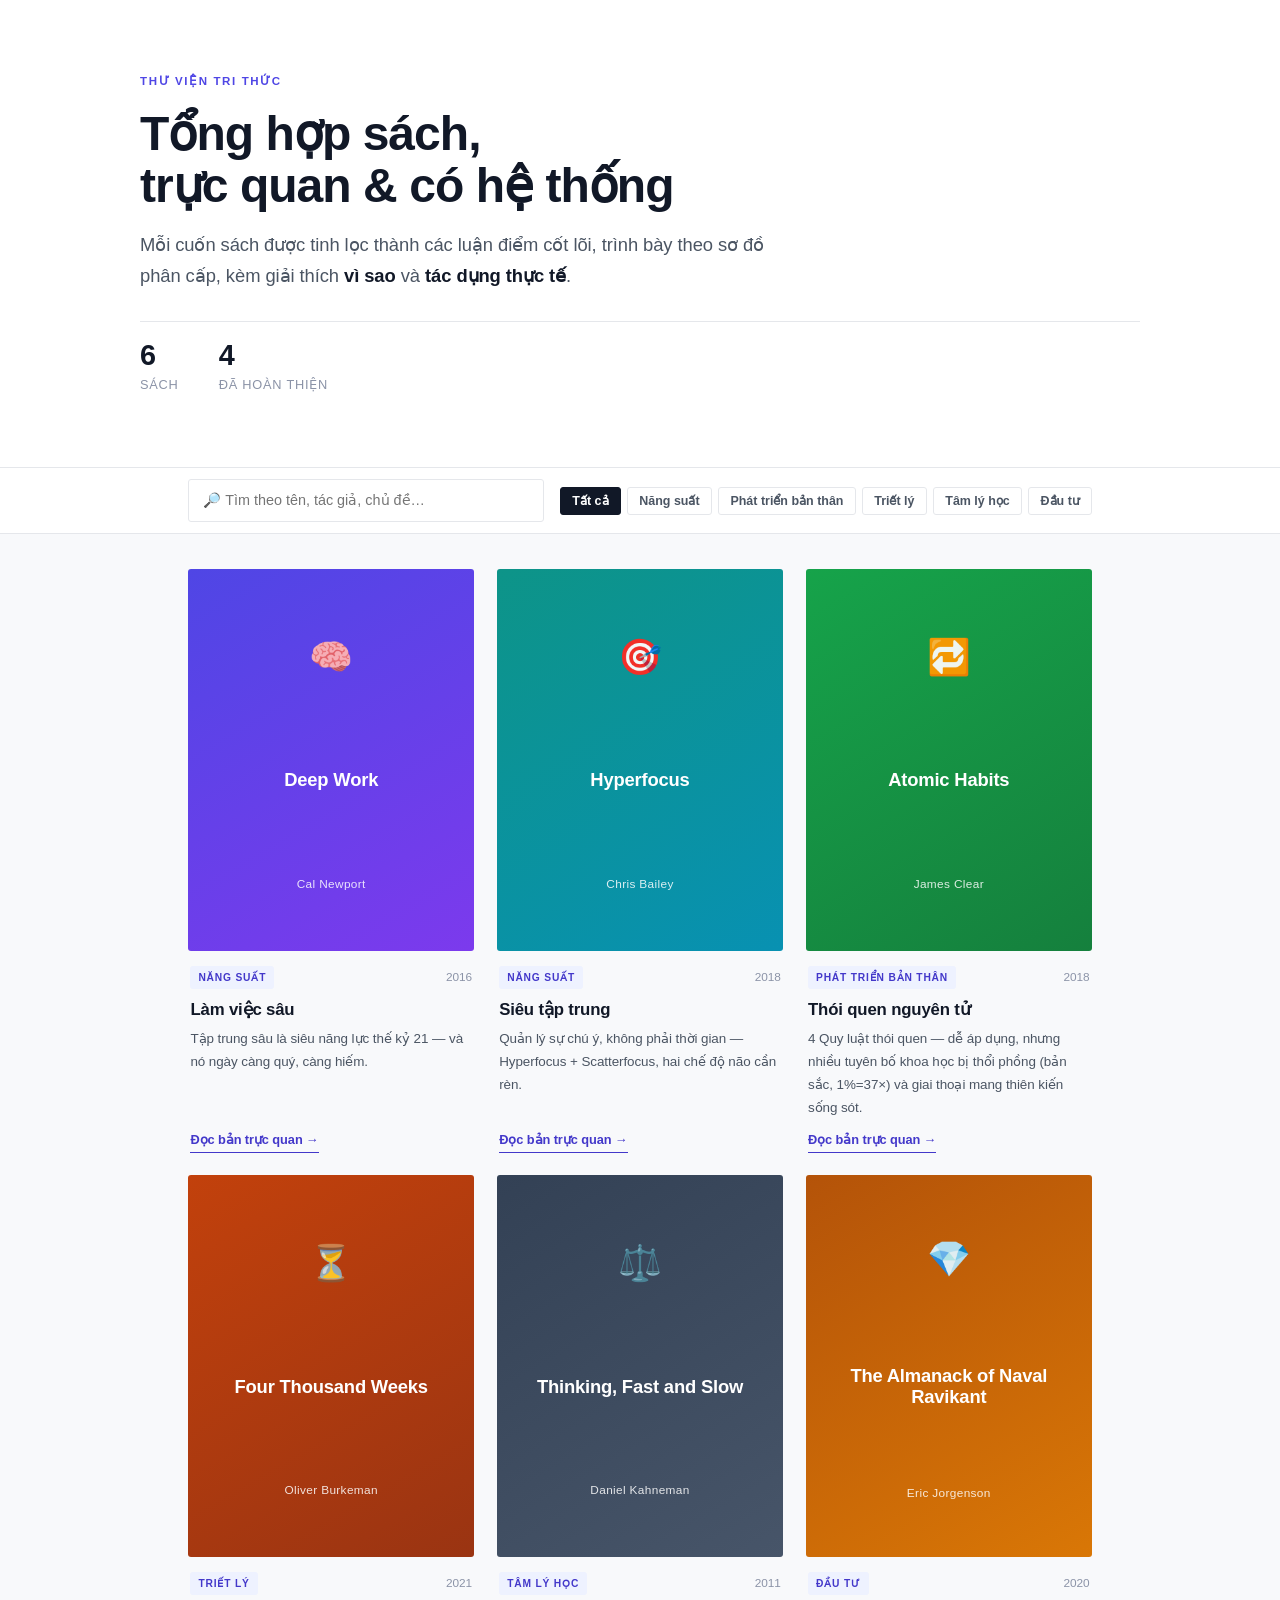
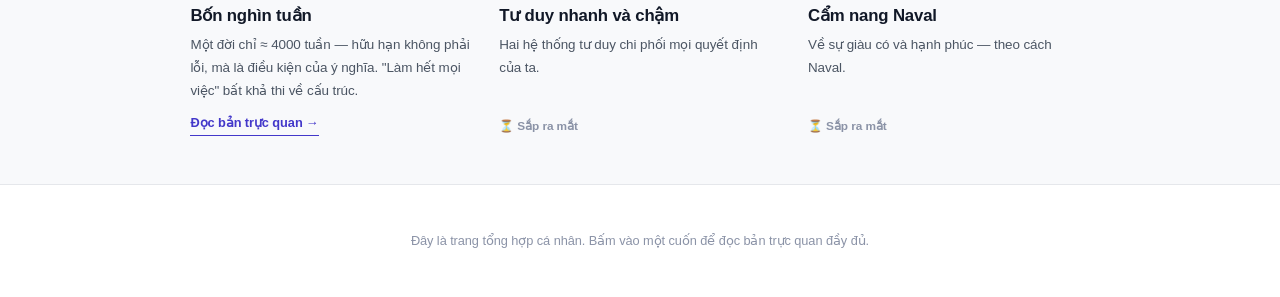
<file: index.html>
<!DOCTYPE html>
<html lang="vi">
<head>
  <meta charset="UTF-8" />
  <meta name="viewport" content="width=device-width, initial-scale=1.0" />
  <title>Thư viện tri thức — Tổng hợp các cuốn sách</title>
  <meta name="description" content="Thư viện tổng hợp trực quan các cuốn sách." />
  <link rel="stylesheet" href="css/landing.css" />
</head>
<body>

  <!-- HERO -->
  <header class="hero">
    <div class="hero__inner">
      <p class="hero__kicker">Thư viện tri thức</p>
      <h1 class="hero__title">Tổng hợp sách,<br>trực quan &amp; có hệ thống</h1>
      <p class="hero__sub">
        Mỗi cuốn sách được tinh lọc thành các luận điểm cốt lõi, trình bày theo
        sơ đồ phân cấp, kèm giải thích <b>vì sao</b> và <b>tác dụng thực tế</b>.
      </p>
      <div class="hero__stats">
        <div><span id="statBooks">0</span><small>sách</small></div>
        <div><span id="statReady">0</span><small>đã hoàn thiện</small></div>
      </div>
    </div>
  </header>

  <!-- FILTER BAR -->
  <div class="filterbar">
    <div class="filterbar__inner">
      <input type="search" id="search" placeholder="🔎 Tìm theo tên, tác giả, chủ đề…" aria-label="Tìm sách" />
      <div class="filterbar__tags" id="tagFilter"><!-- tags injected --></div>
    </div>
  </div>

  <!-- BOOK GRID -->
  <main class="shelf">
    <div class="grid" id="grid"><!-- book cards injected by JS --></div>
    <p class="empty" id="empty" hidden>Không tìm thấy cuốn sách nào.</p>
  </main>

  <footer class="footer">
    <p>Đây là trang tổng hợp cá nhân. Bấm vào một cuốn để đọc bản trực quan đầy đủ.</p>
  </footer>

  <script src="js/landing.js"></script>
</body>
</html>
</file>
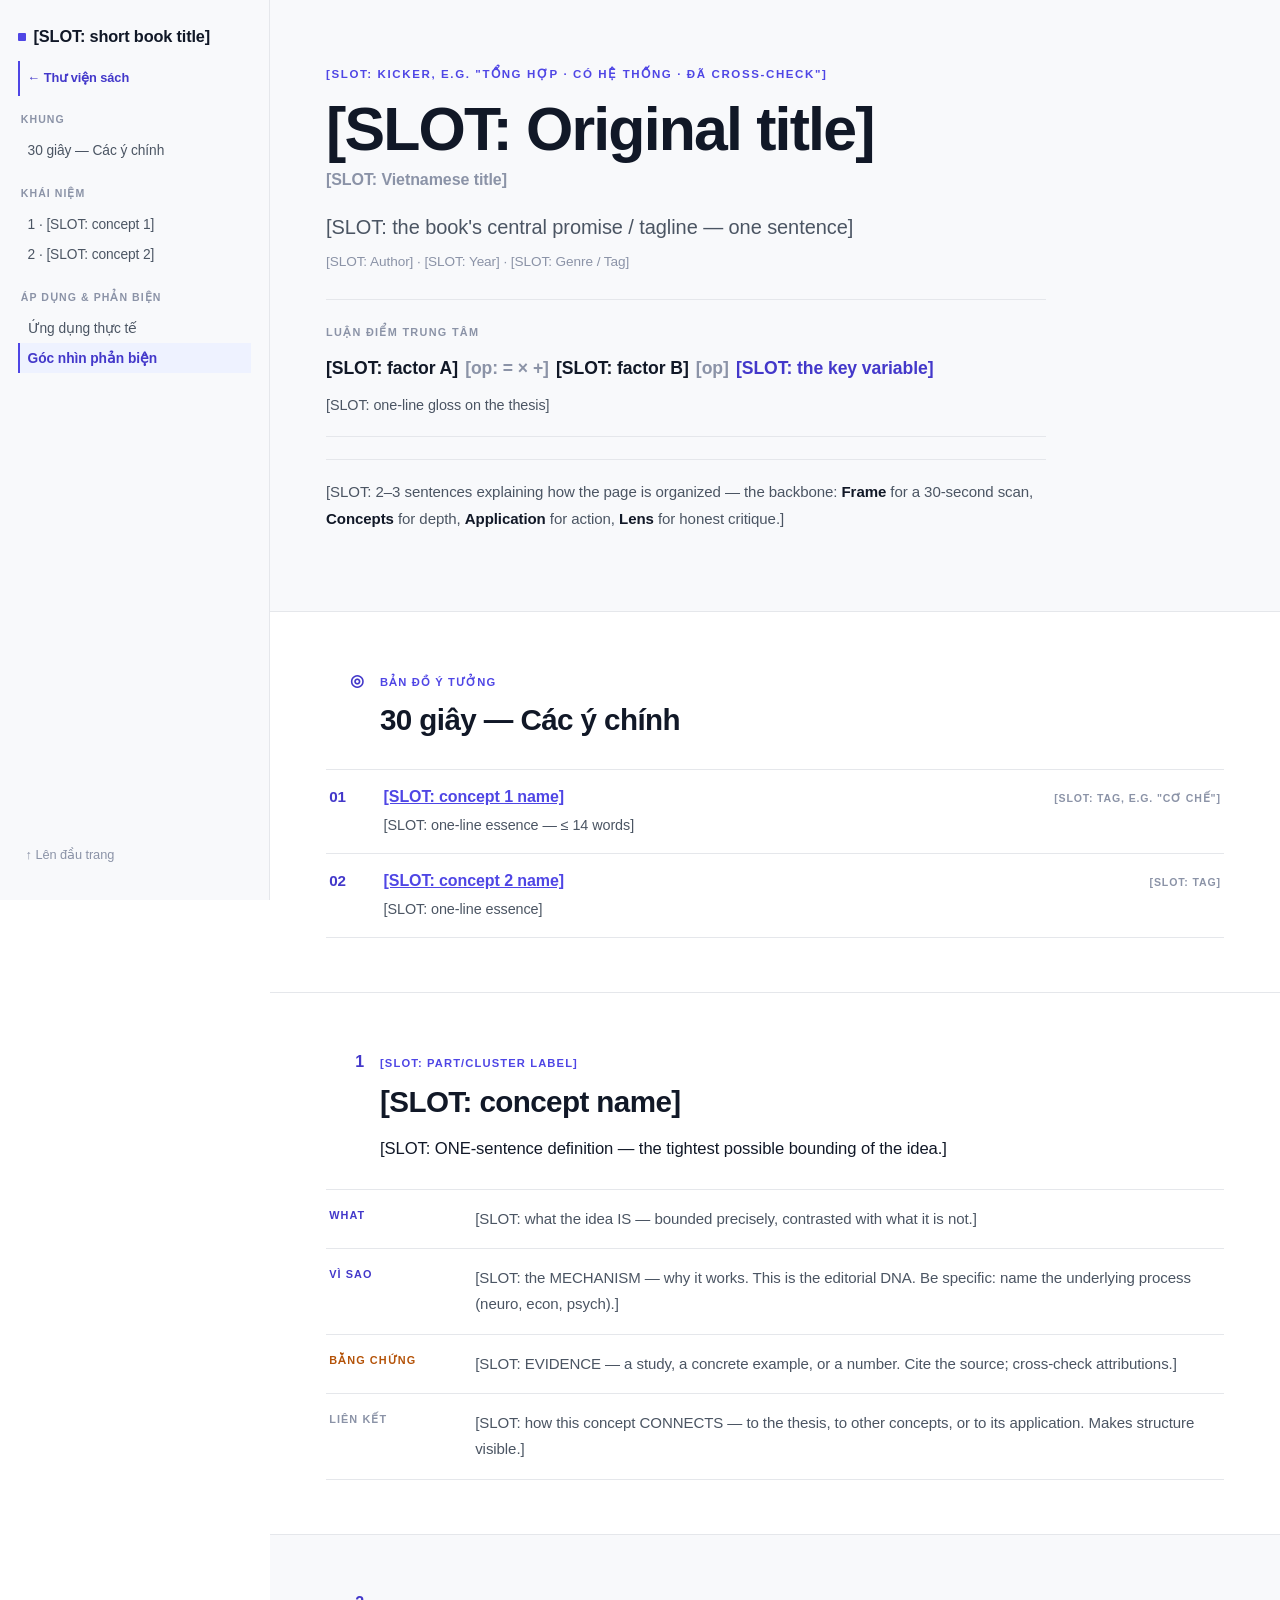
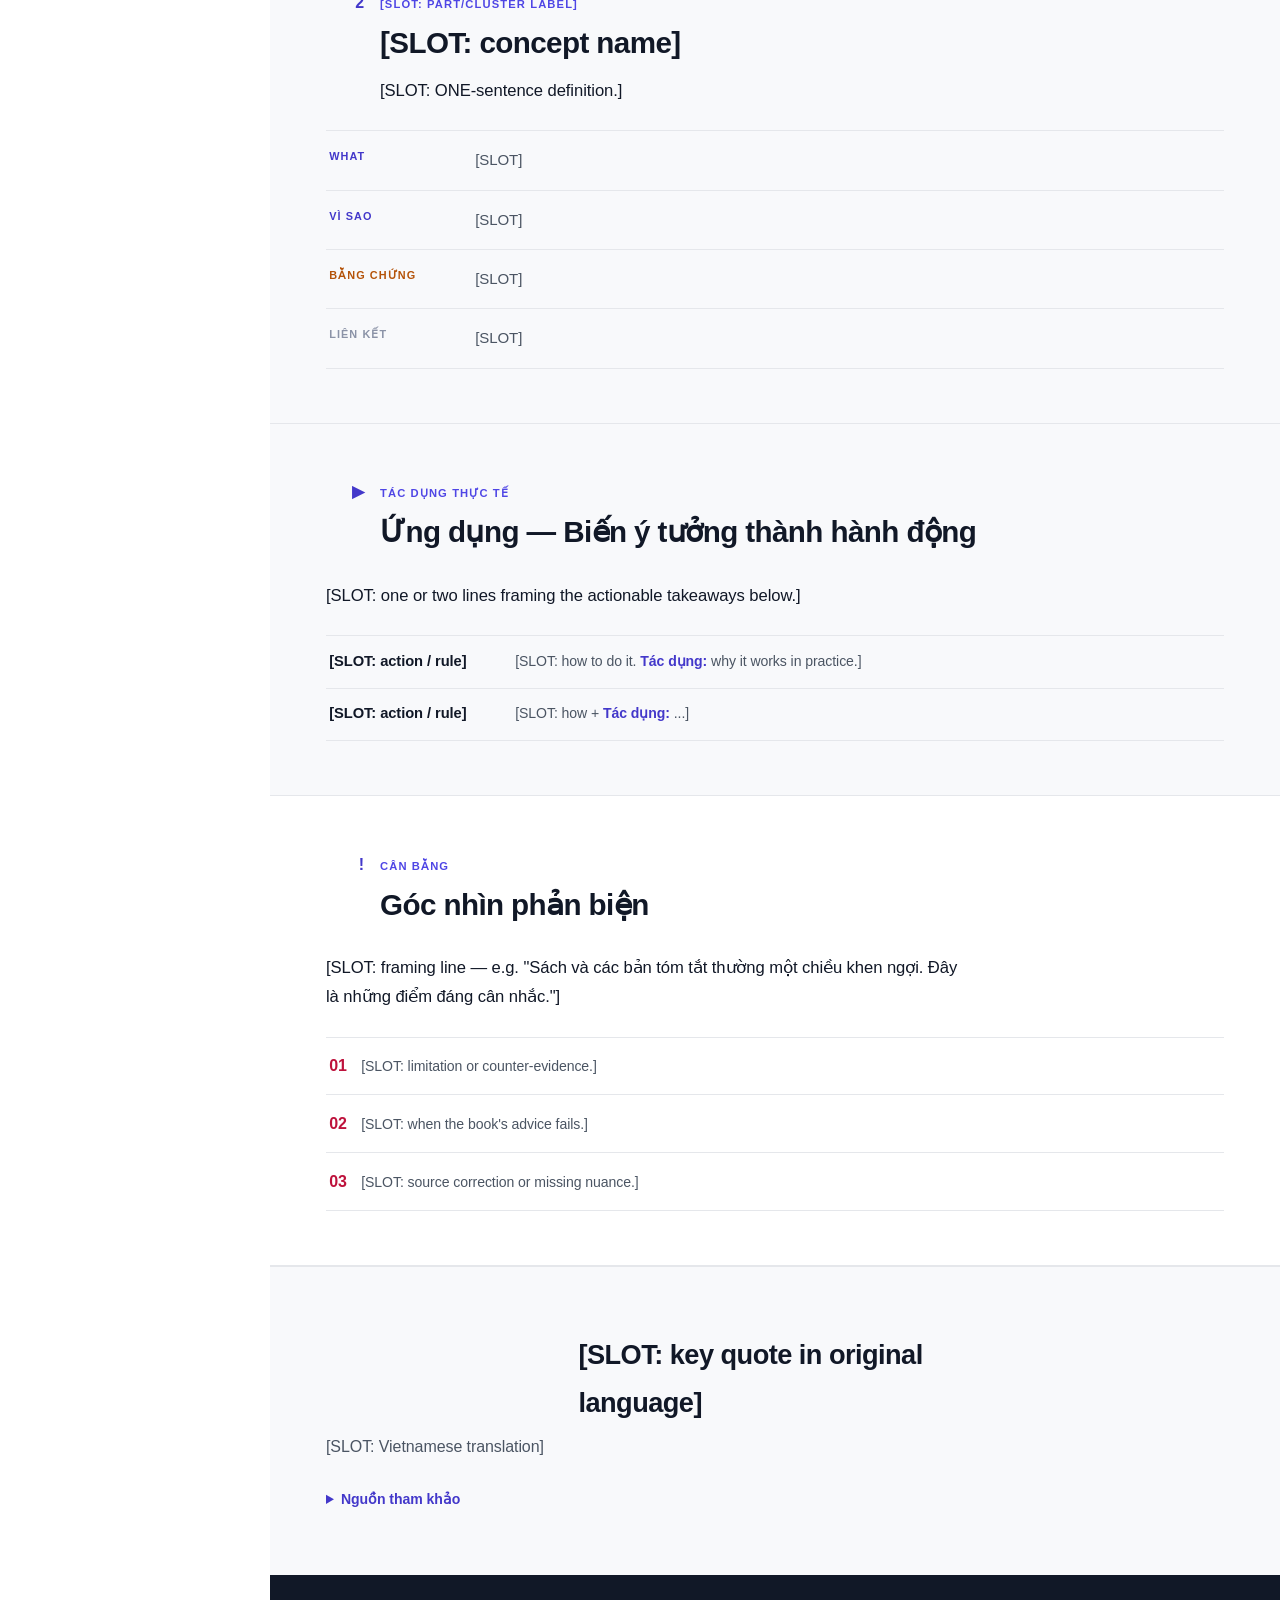
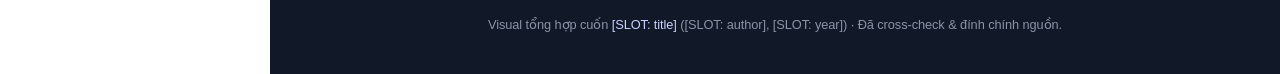
<file: _template/index.html>
<!DOCTYPE html>
<!--
  ╔══════════════════════════════════════════════════════════════════╗
  ║  BOOK PAGE TEMPLATE  —  copy this folder, fill the [SLOT] markers ║
  ║  Backbone: Hero → Frame → Concepts → Application → Lens → Closing ║
  ║  Full guide: ../../STRUCTURE.md                                   ║
  ║                                                                   ║
  ║  HOW TO START A NEW BOOK:                                         ║
  ║   1. Copy _template/ → books/<slug>/                              ║
  ║   2. Replace every [SLOT: ...] marker below                       ║
  ║   3. Set the accent color (optional) in <style> below             ║
  ║   4. Register the book in ../js/landing.js (BOOKS array)          ║
  ║   5. Remove this comment block                                    ║
  ╚══════════════════════════════════════════════════════════════════╝
-->
<html lang="vi">
<head>
  <meta charset="UTF-8" />
  <meta name="viewport" content="width=device-width, initial-scale=1.0" />
  <title>[SLOT: Book title] — Tổng hợp trực quan</title>
  <meta name="description" content="[SLOT: one-line description, ~120 chars]" />

  <!-- Optional: per-book accent color. Delete to use default indigo. -->
  <style>
    :root { --accent: #4f46e5; --accent-d: #4338ca; --accent-tint: #eef2ff; }
  </style>

  <link rel="stylesheet" href="../../assets/book.css" />
</head>
<body>

  <div class="progress-bar" id="progressBar"></div>

  <div class="layout">

    <!-- ============ SIDEBAR ============ -->
    <aside class="sidebar" id="sidebar">
      <div class="sidebar__brand">
        <span class="sidebar__dot"></span>
        <span>[SLOT: short book title]</span>
        <button class="sidebar__close" id="sidebarClose" aria-label="Đóng menu">✕</button>
      </div>

      <a href="../../index.html" class="sidebar__back">← Thư viện sách</a>

      <!-- TOC: mirror the sections below. One <a class="tree__l1"> per concept. -->
      <nav class="tree" id="tree">
        <p class="tree__part">Khung</p>
        <a href="#frame" class="tree__l1">30 giây — Các ý chính</a>

        <p class="tree__part">Khái niệm</p>
        <a href="#concept-1" class="tree__l1">1 · [SLOT: concept 1]</a>
        <a href="#concept-2" class="tree__l1">2 · [SLOT: concept 2]</a>
        <!-- Add one <a> per concept card below. -->

        <p class="tree__part">Áp dụng & Phản biện</p>
        <a href="#application" class="tree__l1">Ứng dụng thực tế</a>
        <a href="#critique" class="tree__l1">Góc nhìn phản biện</a>
      </nav>

      <a href="#top" class="sidebar__top">↑ Lên đầu trang</a>
    </aside>

    <!-- ============ MAIN ============ -->
    <main class="main" id="top">

      <div class="mobilebar">
        <button class="mobilebar__btn" id="menuBtn">☰ Mục lục</button>
      </div>

      <!-- ============ 0 · IDENTITY HERO ============ -->
      <section class="hero">
        <div class="hero__inner">
          <p class="hero__kicker">[SLOT: kicker, e.g. "Tổng hợp · có hệ thống · đã cross-check"]</p>
          <h1 class="hero__title">[SLOT: Original title]</h1>
          <p class="hero__titlevi">[SLOT: Vietnamese title]</p>
          <p class="hero__sub">[SLOT: the book's central promise / tagline — one sentence]</p>
          <p class="hero__meta">[SLOT: Author] · [SLOT: Year] · [SLOT: Genre / Tag]</p>

          <!-- ★ Central thesis — the single sentence that the whole book argues. -->
          <div class="hero__formula">
            <span class="hf__label">Luận điểm trung tâm</span>
            <div class="hf__eq">
              <!-- Optional: render the thesis as an equation if the book has one. -->
              <span>[SLOT: factor A]</span>
              <span class="hf__op">[op: = × +]</span>
              <span>[SLOT: factor B]</span>
              <span class="hf__op">[op]</span>
              <span class="hf__accent">[SLOT: the key variable]</span>
            </div>
            <p class="hf__note">[SLOT: one-line gloss on the thesis]</p>
          </div>

          <p class="hero__intro">
            [SLOT: 2–3 sentences explaining how the page is organized — the backbone:
            <b>Frame</b> for a 30-second scan, <b>Concepts</b> for depth, <b>Application</b>
            for action, <b>Lens</b> for honest critique.]
          </p>
        </div>
      </section>

      <!-- ============ 1 · 30-SECOND FRAME ============ -->
      <!-- The orienting spine. One line per core idea. Each links to its concept card. -->
      <section id="frame" class="frame">
        <div class="frame__head">
          <span class="frame__no">◎</span>
          <div>
            <p class="frame__part">Bản đồ ý tưởng</p>
            <h2>30 giây — Các ý chính</h2>
          </div>
        </div>
        <ol class="frame__list">
          <li>
            <div class="frame__main">
              <b><a href="#concept-1">[SLOT: concept 1 name]</a></b>
              <span>[SLOT: one-line essence — ≤ 14 words]</span>
            </div>
            <span class="frame__tag">[SLOT: tag, e.g. "Cơ chế"]</span>
          </li>
          <li>
            <div class="frame__main">
              <b><a href="#concept-2">[SLOT: concept 2 name]</a></b>
              <span>[SLOT: one-line essence]</span>
            </div>
            <span class="frame__tag">[SLOT: tag]</span>
          </li>
          <!-- Add one <li> per concept. Keep ≤ 6 for scannability. -->
        </ol>
      </section>

      <!-- ============ 2 · CONCEPT DEEP-DIVES ============ -->
      <!-- ★ THE CORE. One .concept card per idea. Fixed schema: WHAT/WHY/EVIDENCE/LINK.
           The fixed slots are the anti-prose enforcement — fill each, no rambling. -->

      <!-- ---- Concept 1 ---- -->
      <section id="concept-1" class="concept">
        <div class="concept__head">
          <span class="concept__no">1</span>
          <div>
            <p class="concept__part">[SLOT: part/cluster label]</p>
            <h2>[SLOT: concept name]</h2>
          </div>
        </div>
        <p class="concept__def">[SLOT: ONE-sentence definition — the tightest possible bounding of the idea.]</p>
        <div class="concept__rows">
          <div class="concept__row">
            <span class="concept__label">What</span>
            <p>[SLOT: what the idea IS — bounded precisely, contrasted with what it is not.]</p>
          </div>
          <div class="concept__row">
            <span class="concept__label concept__label--why">Vì sao</span>
            <p>[SLOT: the MECHANISM — why it works. This is the editorial DNA. Be specific: name the underlying process (neuro, econ, psych).]</p>
          </div>
          <div class="concept__row">
            <span class="concept__label concept__label--evidence">Bằng chứng</span>
            <p>[SLOT: EVIDENCE — a study, a concrete example, or a number. Cite the source; cross-check attributions.]</p>
          </div>
          <div class="concept__row">
            <span class="concept__label concept__label--link">Liên kết</span>
            <p>[SLOT: how this concept CONNECTS — to the thesis, to other concepts, or to its application. Makes structure visible.]</p>
          </div>
        </div>
      </section>

      <!-- ---- Concept 2 ---- -->
      <section id="concept-2" class="concept concept--alt">
        <div class="concept__head">
          <span class="concept__no">2</span>
          <div>
            <p class="concept__part">[SLOT: part/cluster label]</p>
            <h2>[SLOT: concept name]</h2>
          </div>
        </div>
        <p class="concept__def">[SLOT: ONE-sentence definition.]</p>
        <div class="concept__rows">
          <div class="concept__row">
            <span class="concept__label">What</span>
            <p>[SLOT]</p>
          </div>
          <div class="concept__row">
            <span class="concept__label concept__label--why">Vì sao</span>
            <p>[SLOT]</p>
          </div>
          <div class="concept__row">
            <span class="concept__label concept__label--evidence">Bằng chứng</span>
            <p>[SLOT]</p>
          </div>
          <div class="concept__row">
            <span class="concept__label concept__label--link">Liên kết</span>
            <p>[SLOT]</p>
          </div>
        </div>
      </section>

      <!-- Repeat .concept cards as needed. Alternate .concept / .concept--alt for rhythm.
           You may also drop in legacy blocks (.compare, .vrm, .why, .eqbox, .insight)
           inside a concept section when they fit better than the fixed rows. -->

      <!-- Optional: a part-banner to separate book Parts if the book has them. -->
      <!--
      <section class="part-banner">
        <p class="part-banner__kicker">Phần 2</p>
        <h2>[SLOT: part title]</h2>
        <p>[SLOT: one-line transition]</p>
      </section>
      -->

      <!-- ============ 3 · APPLICATION LAB ============ -->
      <section id="application" class="sec sec--alt">
        <div class="sec__head">
          <span class="sec__no">▶</span>
          <div>
            <p class="sec__part">Tác dụng thực tế</p>
            <h2>Ứng dụng — Biến ý tưởng thành hành động</h2>
          </div>
        </div>
        <p class="lede">[SLOT: one or two lines framing the actionable takeaways below.]</p>

        <!-- Decision rules / tactics. Reuse .ticks (term : explanation + Tác dụng). -->
        <div class="ticks">
          <div class="tick">
            <b>[SLOT: action / rule]</b>
            <span>[SLOT: how to do it. <i>Tác dụng:</i> why it works in practice.]</span>
          </div>
          <div class="tick">
            <b>[SLOT: action / rule]</b>
            <span>[SLOT: how + <i>Tác dụng:</i> ...]</span>
          </div>
        </div>

        <!-- Optional: a practice timeline. -->
        <!--
        <div class="timeline">
          <div class="tl"><div class="tl__w">[SLOT: step]</div><p>[SLOT]</p></div>
        </div>
        -->
      </section>

      <!-- ============ 4 · CRITICAL LENS ============ -->
      <!-- Mandatory honesty section. Limitations, edge cases, source corrections. -->
      <section id="critique" class="sec">
        <div class="sec__head">
          <span class="sec__no">!</span>
          <div>
            <p class="sec__part">Cân bằng</p>
            <h2>Góc nhìn phản biện</h2>
          </div>
        </div>
        <p class="lede">[SLOT: framing line — e.g. "Sách và các bản tóm tắt thường một chiều khen ngợi. Đây là những điểm đáng cân nhắc."]</p>
        <div class="crit-grid">
          <div class="crit"><span class="crit__n">01</span><p>[SLOT: limitation or counter-evidence.]</p></div>
          <div class="crit"><span class="crit__n">02</span><p>[SLOT: when the book's advice fails.]</p></div>
          <div class="crit"><span class="crit__n">03</span><p>[SLOT: source correction or missing nuance.]</p></div>
        </div>
      </section>

      <!-- ============ 5 · CLOSING ============ -->
      <section class="closing">
        <blockquote class="closing__q">[SLOT: key quote in original language]</blockquote>
        <p class="closing__t">[SLOT: Vietnamese translation]</p>

        <details class="sources">
          <summary>Nguồn tham khảo</summary>
          <ul>
            <li><a href="[SLOT: url]" target="_blank" rel="noopener">[SLOT: source label]</a></li>
            <li><a href="[SLOT: url]" target="_blank" rel="noopener">[SLOT: source label]</a></li>
          </ul>
        </details>
      </section>

      <footer class="footer">
        <p>Visual tổng hợp cuốn <em>[SLOT: title]</em> ([SLOT: author], [SLOT: year]) · Đã cross-check &amp; đính chính nguồn.</p>
      </footer>
    </main>
  </div>

  <script src="../../assets/book.js"></script>
</body>
</html>
</file>
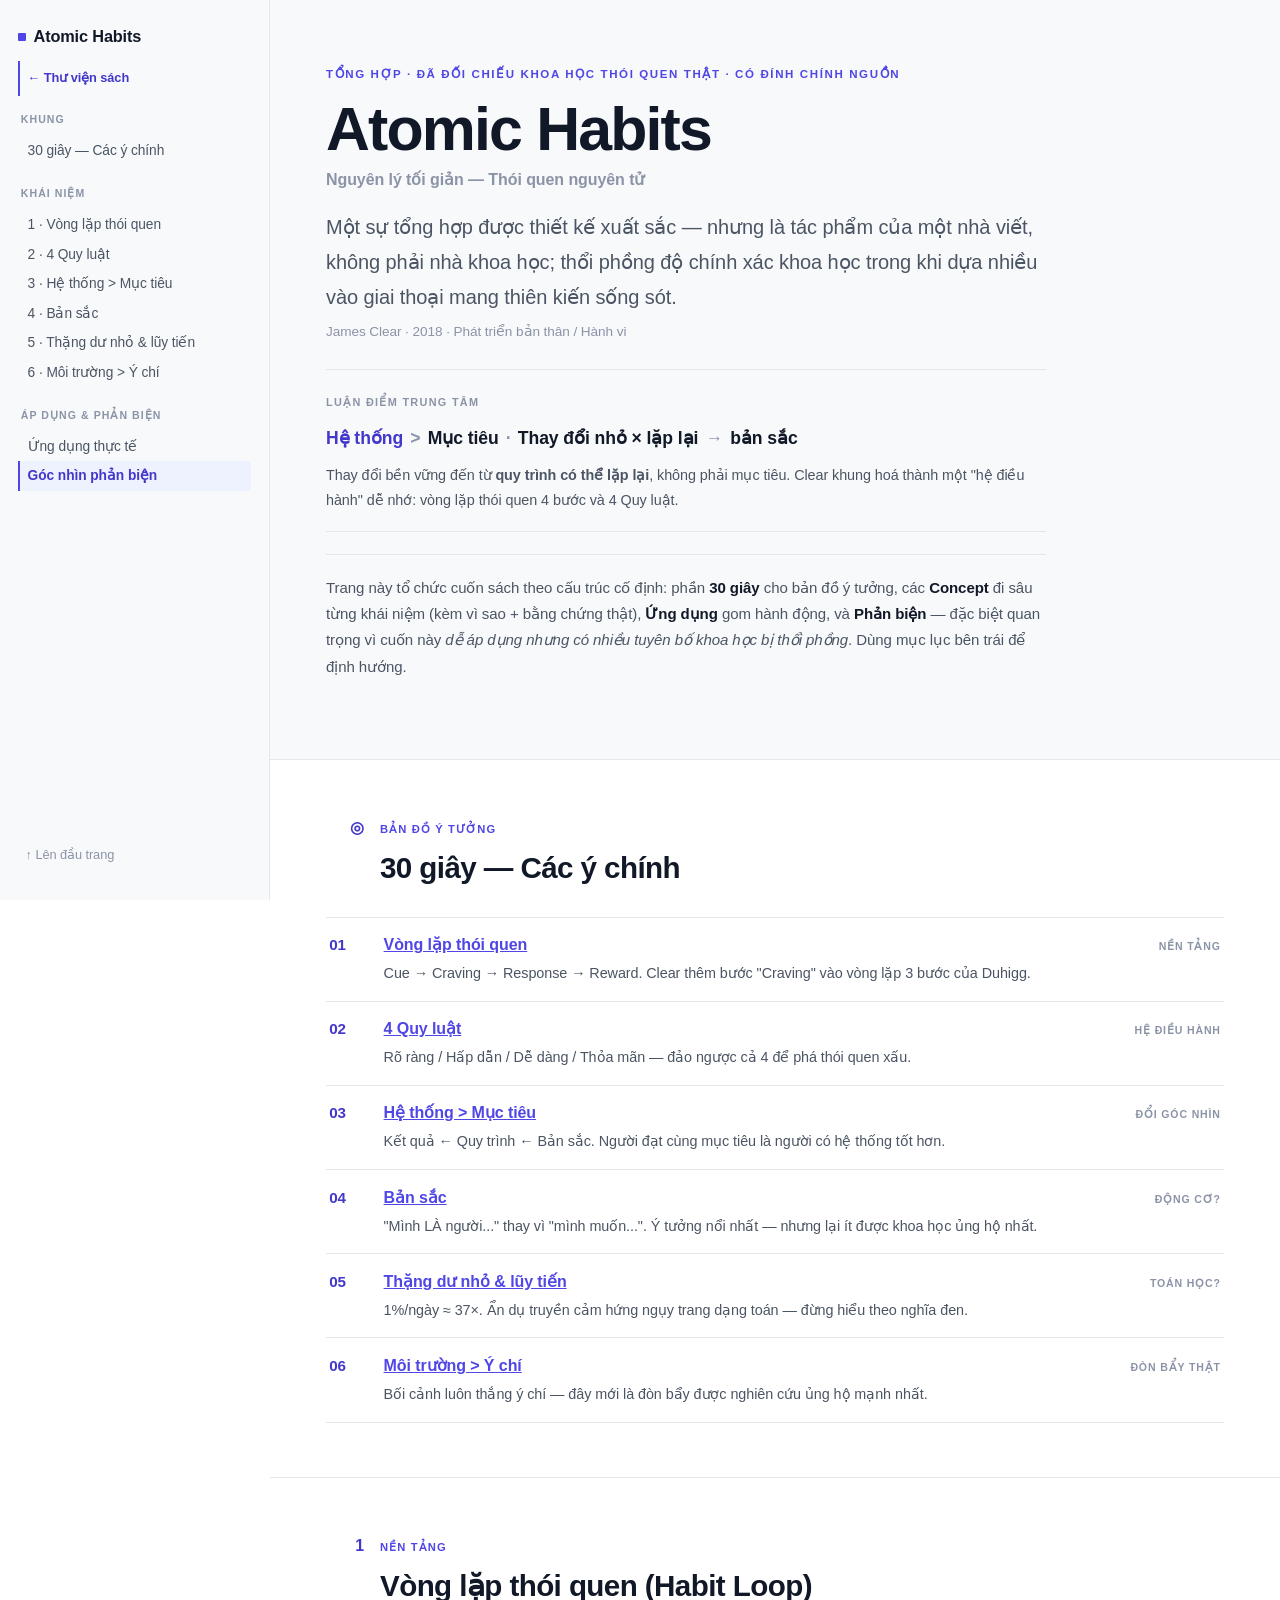
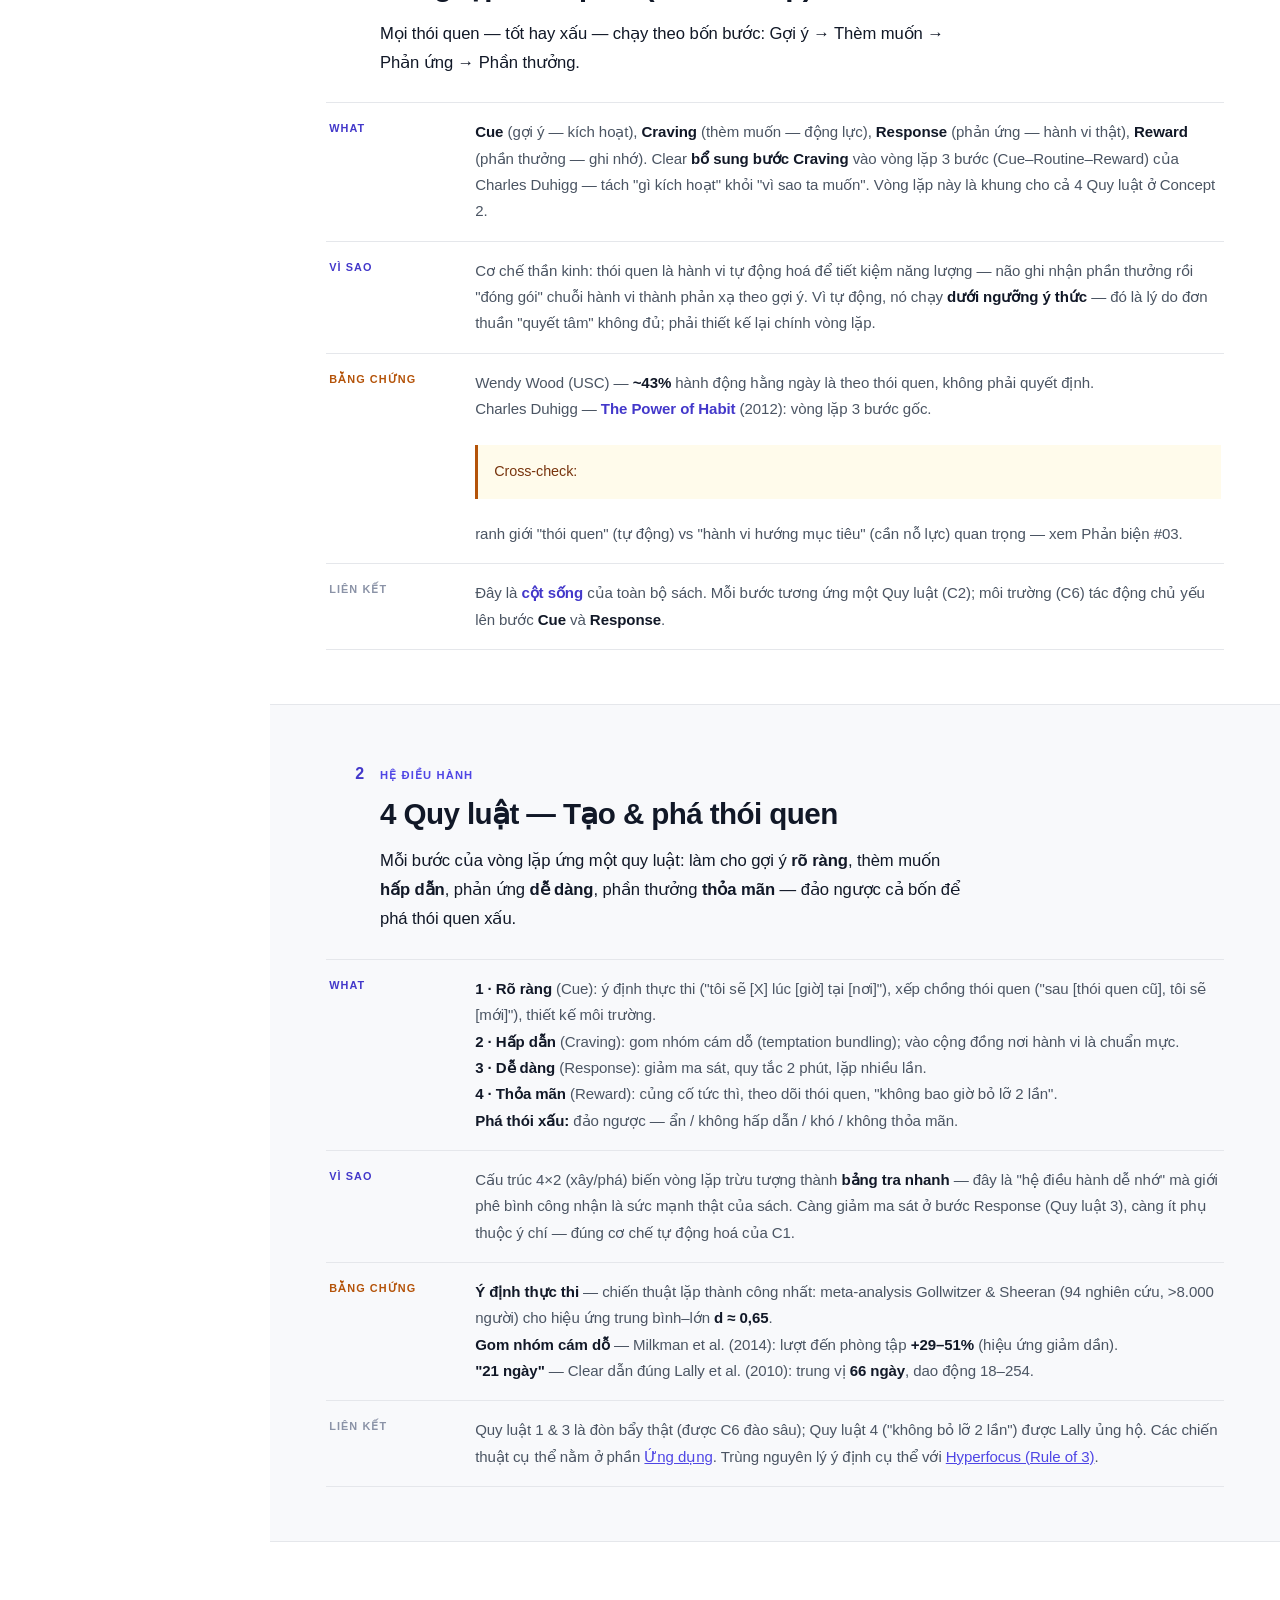
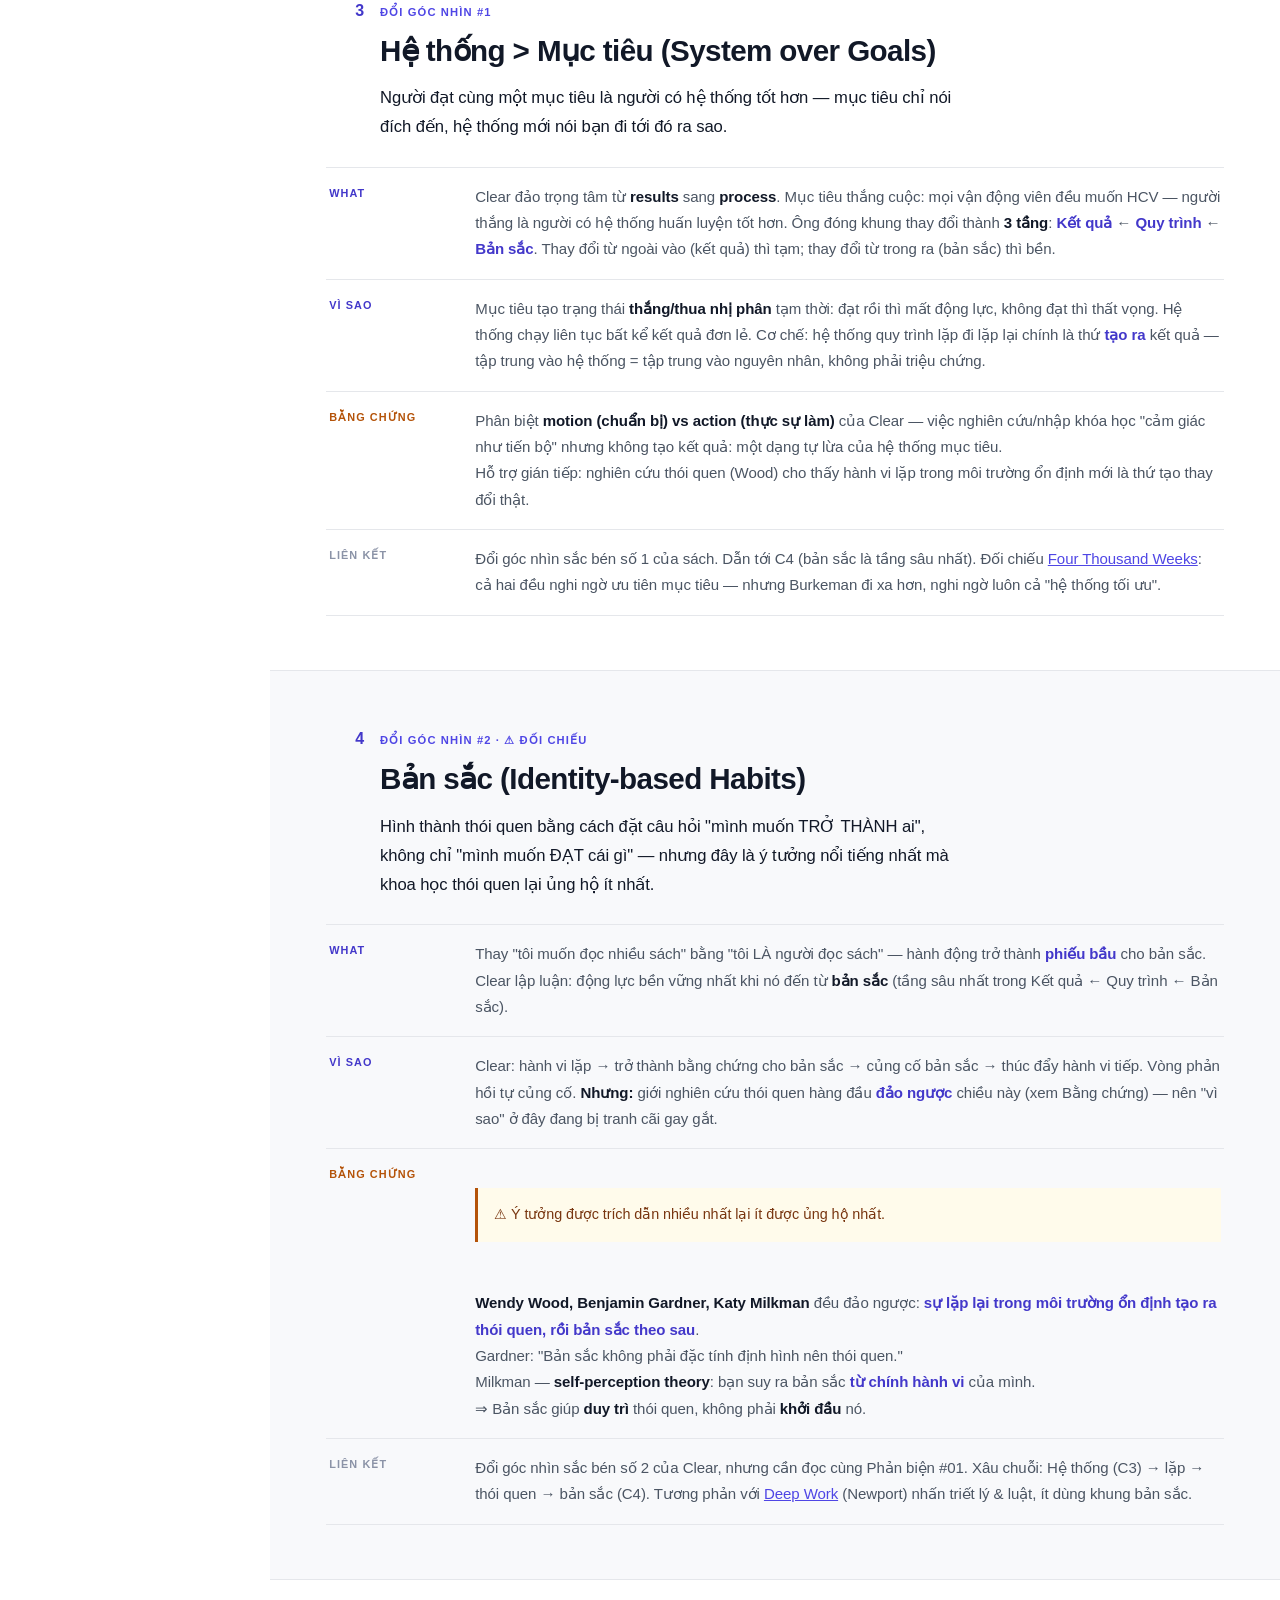
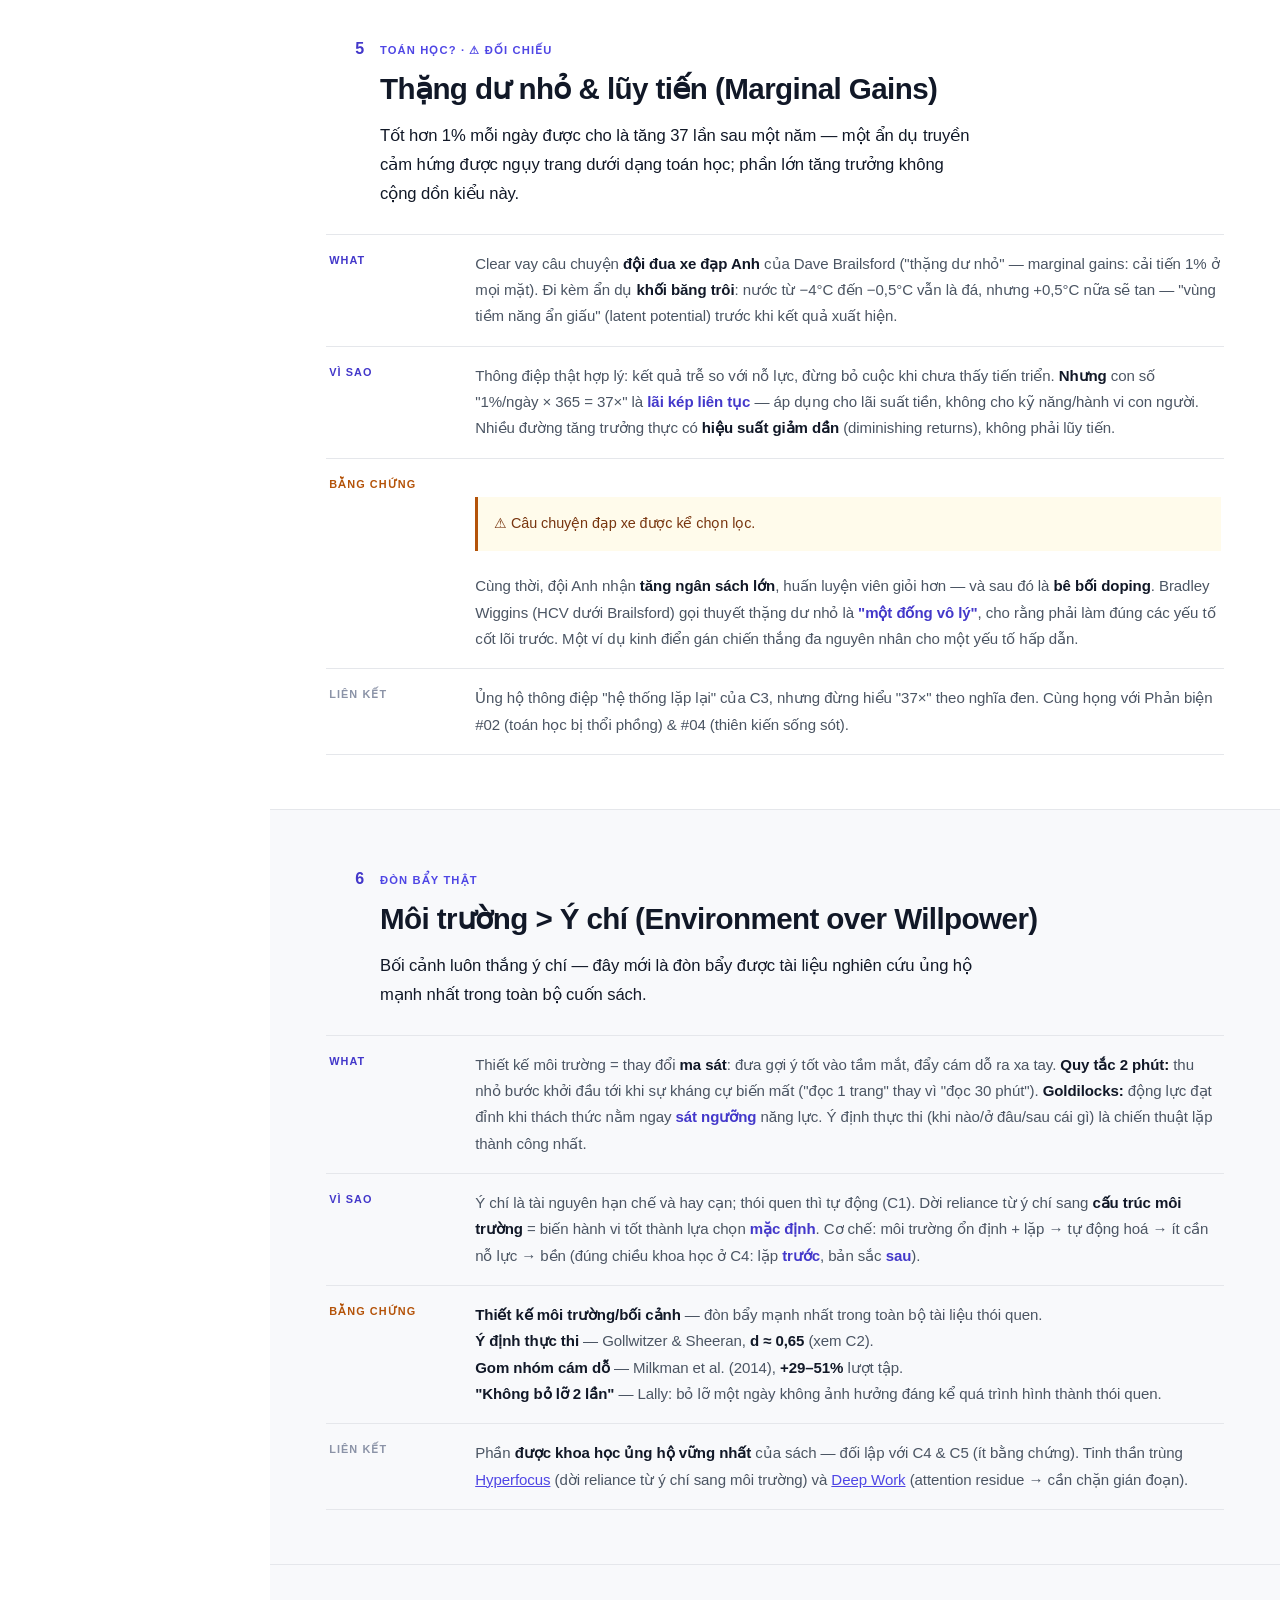
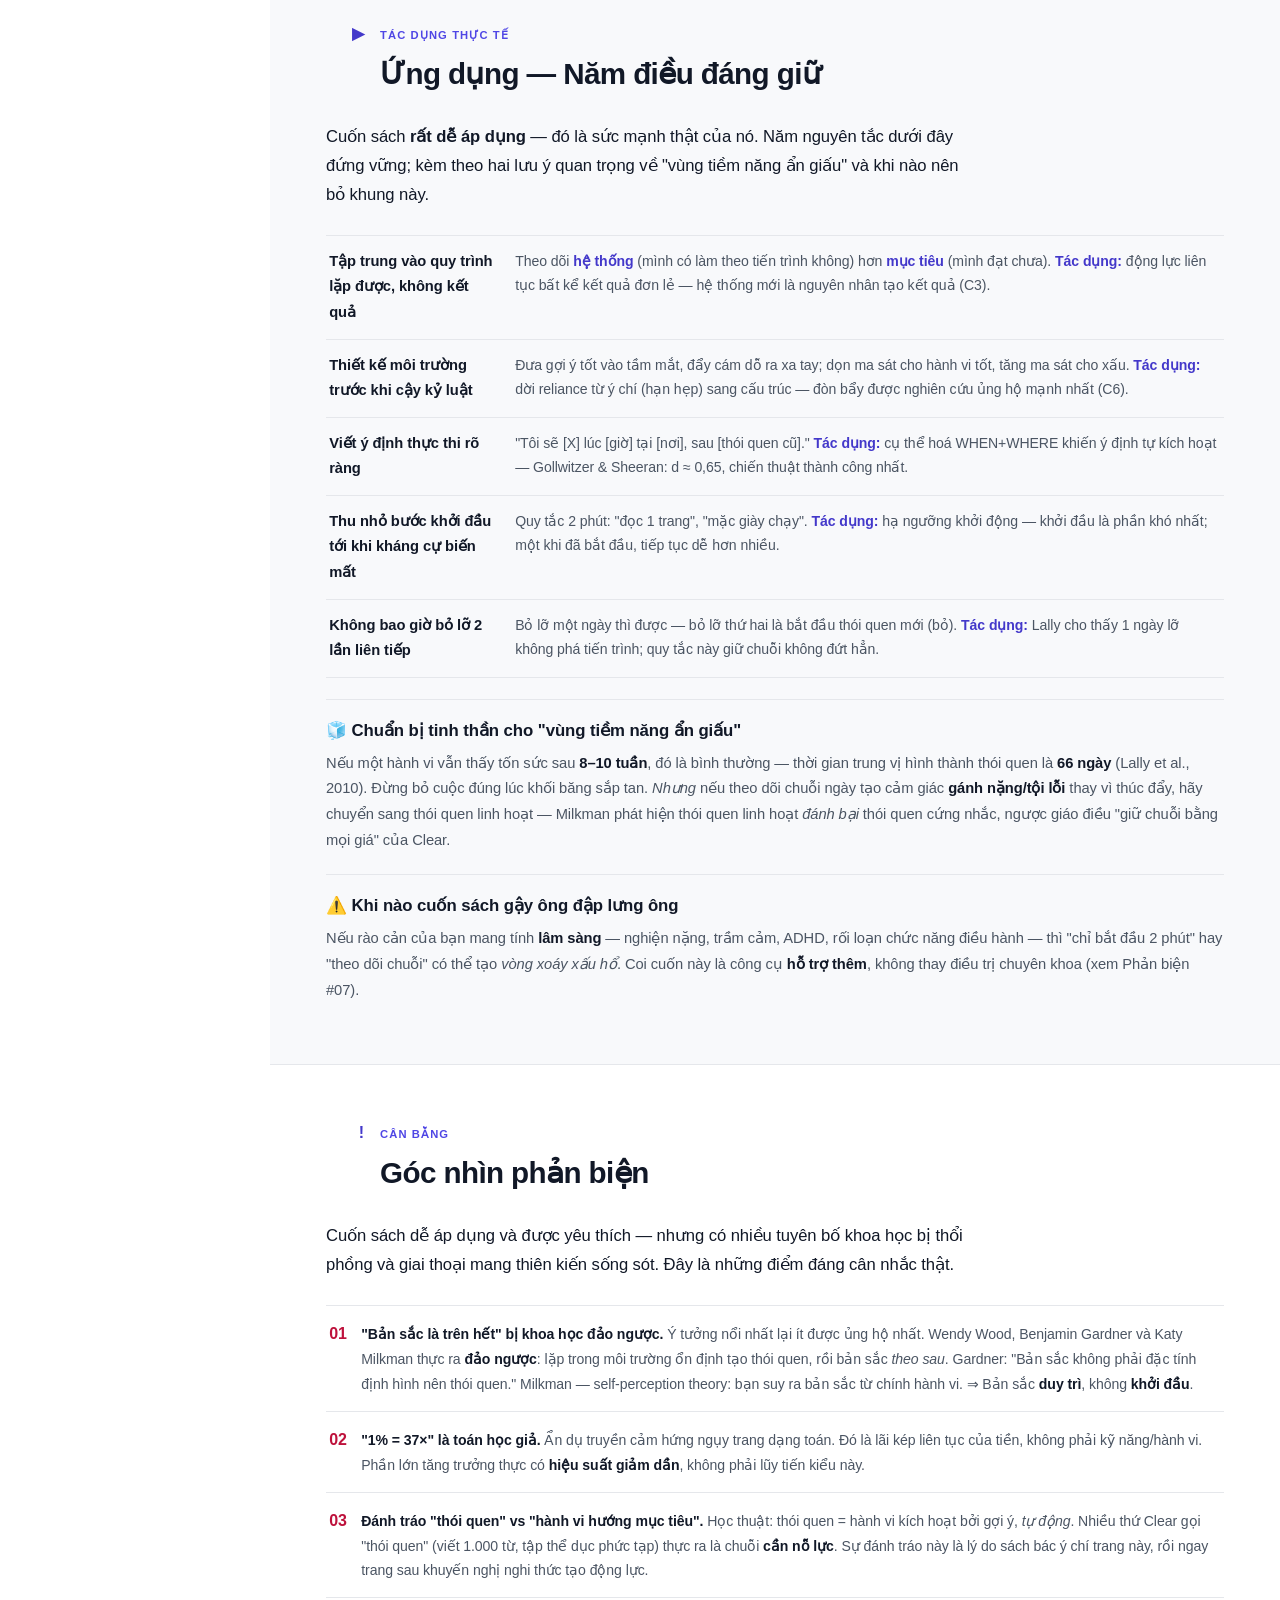
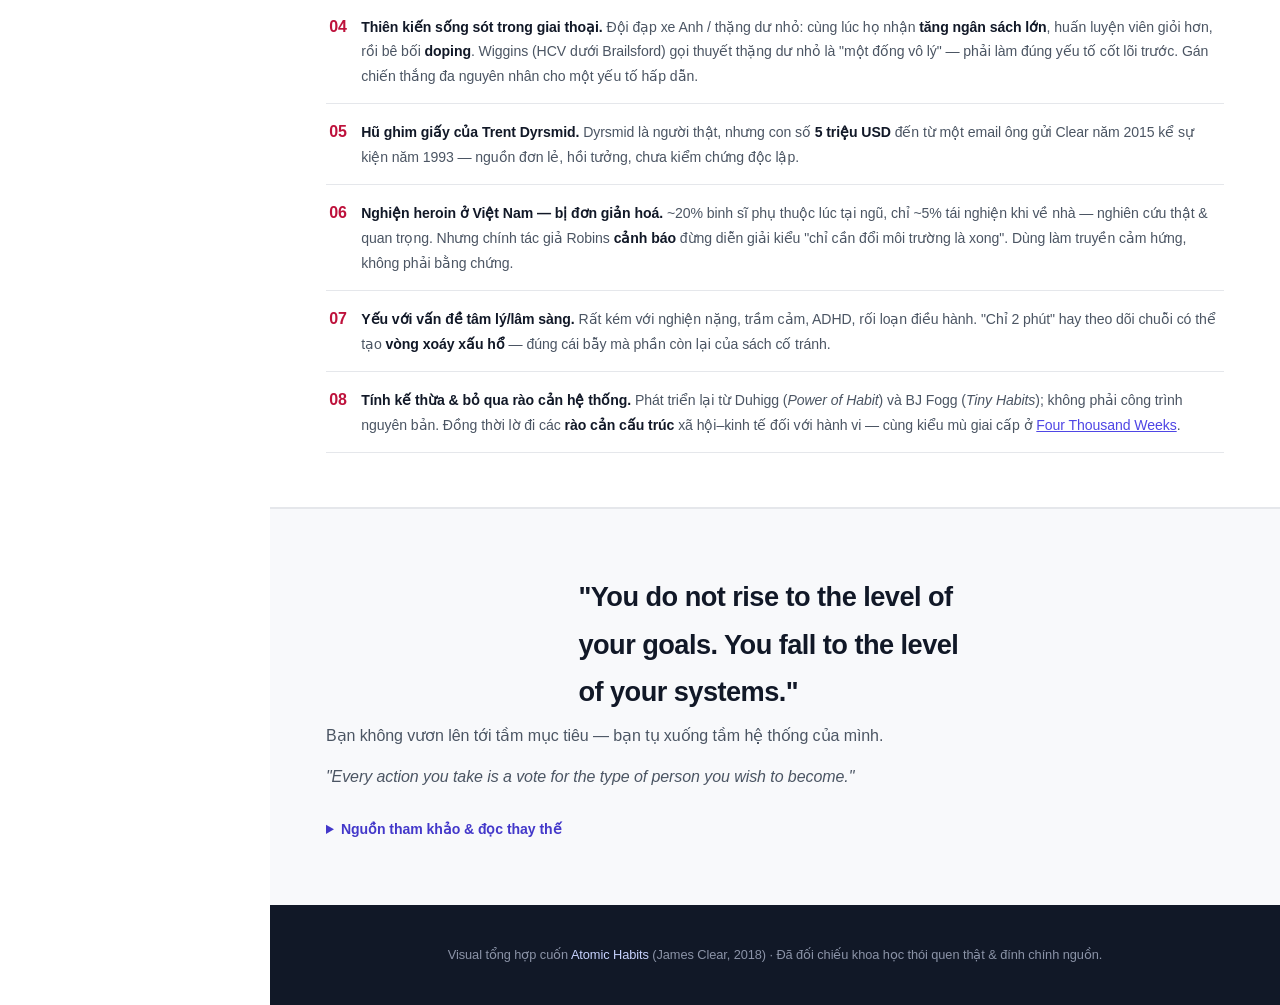
<file: books/atomic-habits/index.html>
<!DOCTYPE html>
<html lang="vi">
<head>
  <meta charset="UTF-8" />
  <meta name="viewport" content="width=device-width, initial-scale=1.0" />
  <title>Atomic Habits — Tổng hợp trực quan</title>
  <meta name="description" content="Tổng hợp trực quan, có hệ thống, cuốn Atomic Habits của James Clear — 4 Quy luật thói quen, kèm phản biện về khoa học thật (Wood, Milkman) và các giai thoại thiên kiến sống sót." />

  <!-- Per-book accent: xanh growth (lũy tiến) — phân biệt Deep Work tím, Hyperfocus teal, 4000 Weeks nâu đỏ -->
  <style>
    :root { --accent: #16a34a; --accent-d: #15803d; --accent-tint: #dcfce7; }
  </style>

  <link rel="stylesheet" href="../../assets/book.css" />
</head>
<body>

  <div class="progress-bar" id="progressBar"></div>

  <div class="layout">

    <!-- ============ SIDEBAR ============ -->
    <aside class="sidebar" id="sidebar">
      <div class="sidebar__brand">
        <span class="sidebar__dot"></span>
        <span>Atomic Habits</span>
        <button class="sidebar__close" id="sidebarClose" aria-label="Đóng menu">✕</button>
      </div>

      <a href="../../index.html" class="sidebar__back">← Thư viện sách</a>

      <nav class="tree" id="tree">
        <p class="tree__part">Khung</p>
        <a href="#frame" class="tree__l1">30 giây — Các ý chính</a>

        <p class="tree__part">Khái niệm</p>
        <a href="#concept-1" class="tree__l1">1 · Vòng lặp thói quen</a>
        <a href="#concept-2" class="tree__l1">2 · 4 Quy luật</a>
        <a href="#concept-3" class="tree__l1">3 · Hệ thống &gt; Mục tiêu</a>
        <a href="#concept-4" class="tree__l1">4 · Bản sắc</a>
        <a href="#concept-5" class="tree__l1">5 · Thặng dư nhỏ &amp; lũy tiến</a>
        <a href="#concept-6" class="tree__l1">6 · Môi trường &gt; Ý chí</a>

        <p class="tree__part">Áp dụng &amp; Phản biện</p>
        <a href="#application" class="tree__l1">Ứng dụng thực tế</a>
        <a href="#critique" class="tree__l1">Góc nhìn phản biện</a>
      </nav>

      <a href="#top" class="sidebar__top">↑ Lên đầu trang</a>
    </aside>

    <!-- ============ MAIN ============ -->
    <main class="main" id="top">

      <div class="mobilebar">
        <button class="mobilebar__btn" id="menuBtn">☰ Mục lục</button>
      </div>

      <!-- ============ 0 · IDENTITY HERO ============ -->
      <section class="hero">
        <div class="hero__inner">
          <p class="hero__kicker">Tổng hợp · đã đối chiếu khoa học thói quen thật · có đính chính nguồn</p>
          <h1 class="hero__title">Atomic Habits</h1>
          <p class="hero__titlevi">Nguyên lý tối giản — Thói quen nguyên tử</p>
          <p class="hero__sub">Một sự tổng hợp được thiết kế xuất sắc — nhưng là tác phẩm của một nhà viết, không phải nhà khoa học; thổi phồng độ chính xác khoa học trong khi dựa nhiều vào giai thoại mang thiên kiến sống sót.</p>
          <p class="hero__meta">James Clear · 2018 · Phát triển bản thân / Hành vi</p>

          <div class="hero__formula">
            <span class="hf__label">Luận điểm trung tâm</span>
            <div class="hf__eq">
              <span class="hf__accent">Hệ thống</span>
              <span class="hf__op">&gt;</span>
              <span>Mục tiêu</span>
              <span class="hf__op">·</span>
              <span>Thay đổi nhỏ × lặp lại</span>
              <span class="hf__op">→</span>
              <span>bản sắc</span>
            </div>
            <p class="hf__note">Thay đổi bền vững đến từ <b>quy trình có thể lặp lại</b>, không phải mục tiêu. Clear khung hoá thành một "hệ điều hành" dễ nhớ: vòng lặp thói quen 4 bước và 4 Quy luật.</p>
          </div>

          <p class="hero__intro">
            Trang này tổ chức cuốn sách theo cấu trúc cố định: phần <b>30 giây</b> cho bản đồ ý tưởng,
            các <b>Concept</b> đi sâu từng khái niệm (kèm vì sao + bằng chứng thật), <b>Ứng dụng</b> gom
            hành động, và <b>Phản biện</b> — đặc biệt quan trọng vì cuốn này <i>dễ áp dụng nhưng có nhiều
            tuyên bố khoa học bị thổi phồng</i>. Dùng mục lục bên trái để định hướng.
          </p>
        </div>
      </section>

      <!-- ============ 1 · 30-SECOND FRAME ============ -->
      <section id="frame" class="frame">
        <div class="frame__head">
          <span class="frame__no">◎</span>
          <div>
            <p class="frame__part">Bản đồ ý tưởng</p>
            <h2>30 giây — Các ý chính</h2>
          </div>
        </div>
        <ol class="frame__list">
          <li>
            <div class="frame__main">
              <b><a href="#concept-1">Vòng lặp thói quen</a></b>
              <span>Cue → Craving → Response → Reward. Clear thêm bước "Craving" vào vòng lặp 3 bước của Duhigg.</span>
            </div>
            <span class="frame__tag">Nền tảng</span>
          </li>
          <li>
            <div class="frame__main">
              <b><a href="#concept-2">4 Quy luật</a></b>
              <span>Rõ ràng / Hấp dẫn / Dễ dàng / Thỏa mãn — đảo ngược cả 4 để phá thói quen xấu.</span>
            </div>
            <span class="frame__tag">Hệ điều hành</span>
          </li>
          <li>
            <div class="frame__main">
              <b><a href="#concept-3">Hệ thống &gt; Mục tiêu</a></b>
              <span>Kết quả ← Quy trình ← Bản sắc. Người đạt cùng mục tiêu là người có hệ thống tốt hơn.</span>
            </div>
            <span class="frame__tag">Đổi góc nhìn</span>
          </li>
          <li>
            <div class="frame__main">
              <b><a href="#concept-4">Bản sắc</a></b>
              <span>"Mình LÀ người..." thay vì "mình muốn...". Ý tưởng nổi nhất — nhưng lại ít được khoa học ủng hộ nhất.</span>
            </div>
            <span class="frame__tag">Động cơ?</span>
          </li>
          <li>
            <div class="frame__main">
              <b><a href="#concept-5">Thặng dư nhỏ &amp; lũy tiến</a></b>
              <span>1%/ngày ≈ 37×. Ẩn dụ truyền cảm hứng ngụy trang dạng toán — đừng hiểu theo nghĩa đen.</span>
            </div>
            <span class="frame__tag">Toán học?</span>
          </li>
          <li>
            <div class="frame__main">
              <b><a href="#concept-6">Môi trường &gt; Ý chí</a></b>
              <span>Bối cảnh luôn thắng ý chí — đây mới là đòn bẩy được nghiên cứu ủng hộ mạnh nhất.</span>
            </div>
            <span class="frame__tag">Đòn bẩy thật</span>
          </li>
        </ol>
      </section>

      <!-- ============ 2 · CONCEPT DEEP-DIVES ============ -->

      <!-- Concept 1 — Habit Loop -->
      <section id="concept-1" class="concept">
        <div class="concept__head">
          <span class="concept__no">1</span>
          <div>
            <p class="concept__part">Nền tảng</p>
            <h2>Vòng lặp thói quen (Habit Loop)</h2>
          </div>
        </div>
        <p class="concept__def">Mọi thói quen — tốt hay xấu — chạy theo bốn bước: Gợi ý → Thèm muốn → Phản ứng → Phần thưởng.</p>
        <div class="concept__rows">
          <div class="concept__row">
            <span class="concept__label">What</span>
            <p>
              <b>Cue</b> (gợi ý — kích hoạt), <b>Craving</b> (thèm muốn — động lực), <b>Response</b> (phản ứng —
              hành vi thật), <b>Reward</b> (phần thưởng — ghi nhớ). Clear <b>bổ sung bước Craving</b> vào
              vòng lặp 3 bước (Cue–Routine–Reward) của Charles Duhigg — tách "gì kích hoạt" khỏi "vì sao ta muốn".
              Vòng lặp này là khung cho cả 4 Quy luật ở Concept 2.
            </p>
          </div>
          <div class="concept__row">
            <span class="concept__label concept__label--why">Vì sao</span>
            <p>Cơ chế thần kinh: thói quen là hành vi tự động hoá để tiết kiệm năng lượng — não ghi nhận phần thưởng rồi "đóng gói" chuỗi hành vi thành phản xạ theo gợi ý. Vì tự động, nó chạy <b>dưới ngưỡng ý thức</b> — đó là lý do đơn thuần "quyết tâm" không đủ; phải thiết kế lại chính vòng lặp.</p>
          </div>
          <div class="concept__row">
            <span class="concept__label concept__label--evidence">Bằng chứng</span>
            <p>
              Wendy Wood (USC) — <b>~43%</b> hành động hằng ngày là theo thói quen, không phải quyết định.<br>
              Charles Duhigg — <i>The Power of Habit</i> (2012): vòng lặp 3 bước gốc.<br>
              <span class="alert">Cross-check:</span> ranh giới "thói quen" (tự động) vs "hành vi hướng mục tiêu" (cần nỗ lực) quan trọng — xem Phản biện #03.
            </p>
          </div>
          <div class="concept__row">
            <span class="concept__label concept__label--link">Liên kết</span>
            <p>Đây là <i>cột sống</i> của toàn bộ sách. Mỗi bước tương ứng một Quy luật (C2); môi trường (C6) tác động chủ yếu lên bước <b>Cue</b> và <b>Response</b>.</p>
          </div>
        </div>
      </section>

      <!-- Concept 2 — Four Laws -->
      <section id="concept-2" class="concept concept--alt">
        <div class="concept__head">
          <span class="concept__no">2</span>
          <div>
            <p class="concept__part">Hệ điều hành</p>
            <h2>4 Quy luật — Tạo &amp; phá thói quen</h2>
          </div>
        </div>
        <p class="concept__def">Mỗi bước của vòng lặp ứng một quy luật: làm cho gợi ý <b>rõ ràng</b>, thèm muốn <b>hấp dẫn</b>, phản ứng <b>dễ dàng</b>, phần thưởng <b>thỏa mãn</b> — đảo ngược cả bốn để phá thói quen xấu.</p>
        <div class="concept__rows">
          <div class="concept__row">
            <span class="concept__label">What</span>
            <p>
              <b>1 · Rõ ràng</b> (Cue): ý định thực thi ("tôi sẽ [X] lúc [giờ] tại [nơi]"), xếp chồng thói quen ("sau [thói quen cũ], tôi sẽ [mới]"), thiết kế môi trường.<br>
              <b>2 · Hấp dẫn</b> (Craving): gom nhóm cám dỗ (temptation bundling); vào cộng đồng nơi hành vi là chuẩn mực.<br>
              <b>3 · Dễ dàng</b> (Response): giảm ma sát, quy tắc 2 phút, lặp nhiều lần.<br>
              <b>4 · Thỏa mãn</b> (Reward): củng cố tức thì, theo dõi thói quen, "không bao giờ bỏ lỡ 2 lần".<br>
              <b>Phá thói xấu:</b> đảo ngược — ẩn / không hấp dẫn / khó / không thỏa mãn.
            </p>
          </div>
          <div class="concept__row">
            <span class="concept__label concept__label--why">Vì sao</span>
            <p>Cấu trúc 4×2 (xây/phá) biến vòng lặp trừu tượng thành <b>bảng tra nhanh</b> — đây là "hệ điều hành dễ nhớ" mà giới phê bình công nhận là sức mạnh thật của sách. Càng giảm ma sát ở bước Response (Quy luật 3), càng ít phụ thuộc ý chí — đúng cơ chế tự động hoá của C1.</p>
          </div>
          <div class="concept__row">
            <span class="concept__label concept__label--evidence">Bằng chứng</span>
            <p>
              <b>Ý định thực thi</b> — chiến thuật lặp thành công nhất: meta-analysis Gollwitzer &amp; Sheeran (94 nghiên cứu, &gt;8.000 người) cho hiệu ứng trung bình–lớn <b>d ≈ 0,65</b>.<br>
              <b>Gom nhóm cám dỗ</b> — Milkman et al. (2014): lượt đến phòng tập <b>+29–51%</b> (hiệu ứng giảm dần).<br>
              <b>"21 ngày"</b> — Clear dẫn đúng Lally et al. (2010): trung vị <b>66 ngày</b>, dao động 18–254.
            </p>
          </div>
          <div class="concept__row">
            <span class="concept__label concept__label--link">Liên kết</span>
            <p>Quy luật 1 &amp; 3 là đòn bẩy thật (được C6 đào sâu); Quy luật 4 ("không bỏ lỡ 2 lần") được Lally ủng hộ. Các chiến thuật cụ thể nằm ở phần <a href="#application">Ứng dụng</a>. Trùng nguyên lý ý định cụ thể với <a href="../hyperfocus/index.html#concept-2">Hyperfocus (Rule of 3)</a>.</p>
          </div>
        </div>
      </section>

      <!-- Concept 3 — System over Goals -->
      <section id="concept-3" class="concept">
        <div class="concept__head">
          <span class="concept__no">3</span>
          <div>
            <p class="concept__part">Đổi góc nhìn #1</p>
            <h2>Hệ thống &gt; Mục tiêu (System over Goals)</h2>
          </div>
        </div>
        <p class="concept__def">Người đạt cùng một mục tiêu là người có hệ thống tốt hơn — mục tiêu chỉ nói đích đến, hệ thống mới nói bạn đi tới đó ra sao.</p>
        <div class="concept__rows">
          <div class="concept__row">
            <span class="concept__label">What</span>
            <p>
              Clear đảo trọng tâm từ <b>results</b> sang <b>process</b>. Mục tiêu thắng cuộc: mọi vận động viên
              đều muốn HCV — người thắng là người có hệ thống huấn luyện tốt hơn. Ông đóng khung thay đổi thành
              <b>3 tầng</b>: <i>Kết quả</i> ← <i>Quy trình</i> ← <i>Bản sắc</i>. Thay đổi từ ngoài vào (kết quả)
              thì tạm; thay đổi từ trong ra (bản sắc) thì bền.
            </p>
          </div>
          <div class="concept__row">
            <span class="concept__label concept__label--why">Vì sao</span>
            <p>Mục tiêu tạo trạng thái <b>thắng/thua nhị phân</b> tạm thời: đạt rồi thì mất động lực, không đạt thì thất vọng. Hệ thống chạy liên tục bất kể kết quả đơn lẻ. Cơ chế: hệ thống quy trình lặp đi lặp lại chính là thứ <i>tạo ra</i> kết quả — tập trung vào hệ thống = tập trung vào nguyên nhân, không phải triệu chứng.</p>
          </div>
          <div class="concept__row">
            <span class="concept__label concept__label--evidence">Bằng chứng</span>
            <p>
              Phân biệt <b>motion (chuẩn bị) vs action (thực sự làm)</b> của Clear — việc nghiên cứu/nhập khóa học "cảm giác như tiến bộ" nhưng không tạo kết quả: một dạng tự lừa của hệ thống mục tiêu.<br>
              Hỗ trợ gián tiếp: nghiên cứu thói quen (Wood) cho thấy hành vi lặp trong môi trường ổn định mới là thứ tạo thay đổi thật.
            </p>
          </div>
          <div class="concept__row">
            <span class="concept__label concept__label--link">Liên kết</span>
            <p>Đổi góc nhìn sắc bén số 1 của sách. Dẫn tới C4 (bản sắc là tầng sâu nhất). Đối chiếu <a href="../four-thousand-weeks/index.html#concept-2">Four Thousand Weeks</a>: cả hai đều nghi ngờ ưu tiên mục tiêu — nhưng Burkeman đi xa hơn, nghi ngờ luôn cả "hệ thống tối ưu".</p>
          </div>
        </div>
      </section>

      <!-- Concept 4 — Identity -->
      <section id="concept-4" class="concept concept--alt">
        <div class="concept__head">
          <span class="concept__no">4</span>
          <div>
            <p class="concept__part">Đổi góc nhìn #2 · ⚠ Đối chiếu</p>
            <h2>Bản sắc (Identity-based Habits)</h2>
          </div>
        </div>
        <p class="concept__def">Hình thành thói quen bằng cách đặt câu hỏi "mình muốn TRỞ THÀNH ai", không chỉ "mình muốn ĐẠT cái gì" — nhưng đây là ý tưởng nổi tiếng nhất mà khoa học thói quen lại ủng hộ ít nhất.</p>
        <div class="concept__rows">
          <div class="concept__row">
            <span class="concept__label">What</span>
            <p>
              Thay "tôi muốn đọc nhiều sách" bằng "tôi LÀ người đọc sách" — hành động trở thành <i>phiếu bầu</i>
              cho bản sắc. Clear lập luận: động lực bền vững nhất khi nó đến từ <b>bản sắc</b> (tầng sâu nhất
              trong Kết quả ← Quy trình ← Bản sắc).
            </p>
          </div>
          <div class="concept__row">
            <span class="concept__label concept__label--why">Vì sao</span>
            <p>Clear: hành vi lặp → trở thành bằng chứng cho bản sắc → củng cố bản sắc → thúc đẩy hành vi tiếp. Vòng phản hồi tự củng cố. <b>Nhưng:</b> giới nghiên cứu thói quen hàng đầu <i>đảo ngược</i> chiều này (xem Bằng chứng) — nên "vì sao" ở đây đang bị tranh cãi gay gắt.</p>
          </div>
          <div class="concept__row">
            <span class="concept__label concept__label--evidence">Bằng chứng</span>
            <p>
              <span class="alert">⚠ Ý tưởng được trích dẫn nhiều nhất lại ít được ủng hộ nhất.</span><br>
              <b>Wendy Wood, Benjamin Gardner, Katy Milkman</b> đều đảo ngược: <i>sự lặp lại trong môi trường ổn định tạo ra thói quen, rồi bản sắc theo sau</i>.<br>
              Gardner: "Bản sắc không phải đặc tính định hình nên thói quen."<br>
              Milkman — <b>self-perception theory</b>: bạn suy ra bản sắc <i>từ chính hành vi</i> của mình.<br>
              ⇒ Bản sắc giúp <b>duy trì</b> thói quen, không phải <b>khởi đầu</b> nó.
            </p>
          </div>
          <div class="concept__row">
            <span class="concept__label concept__label--link">Liên kết</span>
            <p>Đổi góc nhìn sắc bén số 2 của Clear, nhưng cần đọc cùng Phản biện #01. Xâu chuỗi: Hệ thống (C3) → lặp → thói quen → bản sắc (C4). Tương phản với <a href="../deep-work/index.html">Deep Work</a> (Newport) nhấn triết lý &amp; luật, ít dùng khung bản sắc.</p>
          </div>
        </div>
      </section>

      <!-- Concept 5 — Marginal Gains / 1% -->
      <section id="concept-5" class="concept">
        <div class="concept__head">
          <span class="concept__no">5</span>
          <div>
            <p class="concept__part">Toán học? · ⚠ Đối chiếu</p>
            <h2>Thặng dư nhỏ &amp; lũy tiến (Marginal Gains)</h2>
          </div>
        </div>
        <p class="concept__def">Tốt hơn 1% mỗi ngày được cho là tăng 37 lần sau một năm — một ẩn dụ truyền cảm hứng được ngụy trang dưới dạng toán học; phần lớn tăng trưởng không cộng dồn kiểu này.</p>
        <div class="concept__rows">
          <div class="concept__row">
            <span class="concept__label">What</span>
            <p>
              Clear vay câu chuyện <b>đội đua xe đạp Anh</b> của Dave Brailsford ("thặng dư nhỏ" — marginal
              gains: cải tiến 1% ở mọi mặt). Đi kèm ẩn dụ <b>khối băng trôi</b>: nước từ −4°C đến −0,5°C vẫn
              là đá, nhưng +0,5°C nữa sẽ tan — "vùng tiềm năng ẩn giấu" (latent potential) trước khi kết quả
              xuất hiện.
            </p>
          </div>
          <div class="concept__row">
            <span class="concept__label concept__label--why">Vì sao</span>
            <p>Thông điệp thật hợp lý: kết quả trễ so với nỗ lực, đừng bỏ cuộc khi chưa thấy tiến triển. <b>Nhưng</b> con số "1%/ngày × 365 = 37×" là <i>lãi kép liên tục</i> — áp dụng cho lãi suất tiền, không cho kỹ năng/hành vi con người. Nhiều đường tăng trưởng thực có <b>hiệu suất giảm dần</b> (diminishing returns), không phải lũy tiến.</p>
          </div>
          <div class="concept__row">
            <span class="concept__label concept__label--evidence">Bằng chứng</span>
            <p>
              <span class="alert">⚠ Câu chuyện đạp xe được kể chọn lọc.</span> Cùng thời, đội Anh nhận <b>tăng ngân sách lớn</b>, huấn luyện viên giỏi hơn — và sau đó là <b>bê bối doping</b>. Bradley Wiggins (HCV dưới Brailsford) gọi thuyết thặng dư nhỏ là <i>"một đống vô lý"</i>, cho rằng phải làm đúng các yếu tố cốt lõi trước. Một ví dụ kinh điển gán chiến thắng đa nguyên nhân cho một yếu tố hấp dẫn.
            </p>
          </div>
          <div class="concept__row">
            <span class="concept__label concept__label--link">Liên kết</span>
            <p>Ủng hộ thông điệp "hệ thống lặp lại" của C3, nhưng đừng hiểu "37×" theo nghĩa đen. Cùng họng với Phản biện #02 (toán học bị thổi phồng) &amp; #04 (thiên kiến sống sót).</p>
          </div>
        </div>
      </section>

      <!-- Concept 6 — Environment > Willpower -->
      <section id="concept-6" class="concept concept--alt">
        <div class="concept__head">
          <span class="concept__no">6</span>
          <div>
            <p class="concept__part">Đòn bẩy thật</p>
            <h2>Môi trường &gt; Ý chí (Environment over Willpower)</h2>
          </div>
        </div>
        <p class="concept__def">Bối cảnh luôn thắng ý chí — đây mới là đòn bẩy được tài liệu nghiên cứu ủng hộ mạnh nhất trong toàn bộ cuốn sách.</p>
        <div class="concept__rows">
          <div class="concept__row">
            <span class="concept__label">What</span>
            <p>
              Thiết kế môi trường = thay đổi <b>ma sát</b>: đưa gợi ý tốt vào tầm mắt, đẩy cám dỗ ra xa tay.
              <b>Quy tắc 2 phút:</b> thu nhỏ bước khởi đầu tới khi sự kháng cự biến mất ("đọc 1 trang" thay vì
              "đọc 30 phút"). <b>Goldilocks:</b> động lực đạt đỉnh khi thách thức nằm ngay <i>sát ngưỡng</i>
              năng lực. Ý định thực thi (khi nào/ở đâu/sau cái gì) là chiến thuật lặp thành công nhất.
            </p>
          </div>
          <div class="concept__row">
            <span class="concept__label concept__label--why">Vì sao</span>
            <p>Ý chí là tài nguyên hạn chế và hay cạn; thói quen thì tự động (C1). Dời reliance từ ý chí sang <b>cấu trúc môi trường</b> = biến hành vi tốt thành lựa chọn <i>mặc định</i>. Cơ chế: môi trường ổn định + lặp → tự động hoá → ít cần nỗ lực → bền (đúng chiều khoa học ở C4: lặp <i>trước</i>, bản sắc <i>sau</i>).</p>
          </div>
          <div class="concept__row">
            <span class="concept__label concept__label--evidence">Bằng chứng</span>
            <p>
              <b>Thiết kế môi trường/bối cảnh</b> — đòn bẩy mạnh nhất trong toàn bộ tài liệu thói quen.<br>
              <b>Ý định thực thi</b> — Gollwitzer &amp; Sheeran, <b>d ≈ 0,65</b> (xem C2).<br>
              <b>Gom nhóm cám dỗ</b> — Milkman et al. (2014), <b>+29–51%</b> lượt tập.<br>
              <b>"Không bỏ lỡ 2 lần"</b> — Lally: bỏ lỡ một ngày không ảnh hưởng đáng kể quá trình hình thành thói quen.
            </p>
          </div>
          <div class="concept__row">
            <span class="concept__label concept__label--link">Liên kết</span>
            <p>Phần <b>được khoa học ủng hộ vững nhất</b> của sách — đối lập với C4 &amp; C5 (ít bằng chứng). Tinh thần trùng <a href="../hyperfocus/index.html#concept-3">Hyperfocus</a> (dời reliance từ ý chí sang môi trường) và <a href="../deep-work/index.html#concept-4">Deep Work</a> (attention residue → cần chặn gián đoạn).</p>
          </div>
        </div>
      </section>

      <!-- ============ 3 · APPLICATION LAB ============ -->
      <section id="application" class="sec sec--alt">
        <div class="sec__head">
          <span class="sec__no">▶</span>
          <div>
            <p class="sec__part">Tác dụng thực tế</p>
            <h2>Ứng dụng — Năm điều đáng giữ</h2>
          </div>
        </div>
        <p class="lede">
          Cuốn sách <b>rất dễ áp dụng</b> — đó là sức mạnh thật của nó. Năm nguyên tắc dưới đây đứng vững;
          kèm theo hai lưu ý quan trọng về "vùng tiềm năng ẩn giấu" và khi nào nên bỏ khung này.
        </p>

        <div class="ticks">
          <div class="tick"><b>Tập trung vào quy trình lặp được, không kết quả</b><span>Theo dõi <i>hệ thống</i> (mình có làm theo tiến trình không) hơn <i>mục tiêu</i> (mình đạt chưa). <i>Tác dụng:</i> động lực liên tục bất kể kết quả đơn lẻ — hệ thống mới là nguyên nhân tạo kết quả (C3).</span></div>
          <div class="tick"><b>Thiết kế môi trường trước khi cậy kỷ luật</b><span>Đưa gợi ý tốt vào tầm mắt, đẩy cám dỗ ra xa tay; dọn ma sát cho hành vi tốt, tăng ma sát cho xấu. <i>Tác dụng:</i> dời reliance từ ý chí (hạn hẹp) sang cấu trúc — đòn bẩy được nghiên cứu ủng hộ mạnh nhất (C6).</span></div>
          <div class="tick"><b>Viết ý định thực thi rõ ràng</b><span>"Tôi sẽ [X] lúc [giờ] tại [nơi], sau [thói quen cũ]." <i>Tác dụng:</i> cụ thể hoá WHEN+WHERE khiến ý định tự kích hoạt — Gollwitzer &amp; Sheeran: d ≈ 0,65, chiến thuật thành công nhất.</span></div>
          <div class="tick"><b>Thu nhỏ bước khởi đầu tới khi kháng cự biến mất</b><span>Quy tắc 2 phút: "đọc 1 trang", "mặc giày chạy". <i>Tác dụng:</i> hạ ngưỡng khởi động — khởi đầu là phần khó nhất; một khi đã bắt đầu, tiếp tục dễ hơn nhiều.</span></div>
          <div class="tick"><b>Không bao giờ bỏ lỡ 2 lần liên tiếp</b><span>Bỏ lỡ một ngày thì được — bỏ lỡ thứ hai là bắt đầu thói quen mới (bỏ). <i>Tác dụng:</i> Lally cho thấy 1 ngày lỡ không phá tiến trình; quy tắc này giữ chuỗi không đứt hẳn.</span></div>
        </div>

        <div class="callout">
          <div class="callout__t">🧊 Chuẩn bị tinh thần cho "vùng tiềm năng ẩn giấu"</div>
          <p>Nếu một hành vi vẫn thấy tốn sức sau <b>8–10 tuần</b>, đó là bình thường — thời gian trung vị
            hình thành thói quen là <b>66 ngày</b> (Lally et al., 2010). Đừng bỏ cuộc đúng lúc khối băng
            sắp tan. <i>Nhưng</i> nếu theo dõi chuỗi ngày tạo cảm giác <b>gánh nặng/tội lỗi</b> thay vì thúc đẩy,
            hãy chuyển sang thói quen linh hoạt — Milkman phát hiện thói quen linh hoạt <i>đánh bại</i> thói
            quen cứng nhắc, ngược giáo điều "giữ chuỗi bằng mọi giá" của Clear.</p>
        </div>

        <div class="callout">
          <div class="callout__t">⚠️ Khi nào cuốn sách gậy ông đập lưng ông</div>
          <p>Nếu rào cản của bạn mang tính <b>lâm sàng</b> — nghiện nặng, trầm cảm, ADHD, rối loạn chức năng
            điều hành — thì "chỉ bắt đầu 2 phút" hay "theo dõi chuỗi" có thể tạo <i>vòng xoáy xấu hổ</i>.
            Coi cuốn này là công cụ <b>hỗ trợ thêm</b>, không thay điều trị chuyên khoa (xem Phản biện #07).</p>
        </div>
      </section>

      <!-- ============ 4 · CRITICAL LENS ============ -->
      <section id="critique" class="sec">
        <div class="sec__head">
          <span class="sec__no">!</span>
          <div>
            <p class="sec__part">Cân bằng</p>
            <h2>Góc nhìn phản biện</h2>
          </div>
        </div>
        <p class="lede">Cuốn sách dễ áp dụng và được yêu thích — nhưng có nhiều tuyên bố khoa học bị thổi phồng và giai thoại mang thiên kiến sống sót. Đây là những điểm đáng cân nhắc thật.</p>
        <div class="crit-grid">
          <div class="crit"><span class="crit__n">01</span><p><b>"Bản sắc là trên hết" bị khoa học đảo ngược.</b> Ý tưởng nổi nhất lại ít được ủng hộ nhất. Wendy Wood, Benjamin Gardner và Katy Milkman thực ra <b>đảo ngược</b>: lặp trong môi trường ổn định tạo thói quen, rồi bản sắc <i>theo sau</i>. Gardner: "Bản sắc không phải đặc tính định hình nên thói quen." Milkman — self-perception theory: bạn suy ra bản sắc từ chính hành vi. ⇒ Bản sắc <b>duy trì</b>, không <b>khởi đầu</b>.</p></div>
          <div class="crit"><span class="crit__n">02</span><p><b>"1% = 37×" là toán học giả.</b> Ẩn dụ truyền cảm hứng ngụy trang dạng toán. Đó là lãi kép liên tục của tiền, không phải kỹ năng/hành vi. Phần lớn tăng trưởng thực có <b>hiệu suất giảm dần</b>, không phải lũy tiến kiểu này.</p></div>
          <div class="crit"><span class="crit__n">03</span><p><b>Đánh tráo "thói quen" vs "hành vi hướng mục tiêu".</b> Học thuật: thói quen = hành vi kích hoạt bởi gợi ý, <i>tự động</i>. Nhiều thứ Clear gọi "thói quen" (viết 1.000 từ, tập thể dục phức tạp) thực ra là chuỗi <b>cần nỗ lực</b>. Sự đánh tráo này là lý do sách bác ý chí trang này, rồi ngay trang sau khuyến nghị nghi thức tạo động lực.</p></div>
          <div class="crit"><span class="crit__n">04</span><p><b>Thiên kiến sống sót trong giai thoại.</b> Đội đạp xe Anh / thặng dư nhỏ: cùng lúc họ nhận <b>tăng ngân sách lớn</b>, huấn luyện viên giỏi hơn, rồi bê bối <b>doping</b>. Wiggins (HCV dưới Brailsford) gọi thuyết thặng dư nhỏ là "một đống vô lý" — phải làm đúng yếu tố cốt lõi trước. Gán chiến thắng đa nguyên nhân cho một yếu tố hấp dẫn.</p></div>
          <div class="crit"><span class="crit__n">05</span><p><b>Hũ ghim giấy của Trent Dyrsmid.</b> Dyrsmid là người thật, nhưng con số <b>5 triệu USD</b> đến từ một email ông gửi Clear năm 2015 kể sự kiện năm 1993 — nguồn đơn lẻ, hồi tưởng, chưa kiểm chứng độc lập.</p></div>
          <div class="crit"><span class="crit__n">06</span><p><b>Nghiện heroin ở Việt Nam — bị đơn giản hoá.</b> ~20% binh sĩ phụ thuộc lúc tại ngũ, chỉ ~5% tái nghiện khi về nhà — nghiên cứu thật &amp; quan trọng. Nhưng chính tác giả Robins <b>cảnh báo</b> đừng diễn giải kiểu "chỉ cần đổi môi trường là xong". Dùng làm truyền cảm hứng, không phải bằng chứng.</p></div>
          <div class="crit"><span class="crit__n">07</span><p><b>Yếu với vấn đề tâm lý/lâm sàng.</b> Rất kém với nghiện nặng, trầm cảm, ADHD, rối loạn điều hành. "Chỉ 2 phút" hay theo dõi chuỗi có thể tạo <b>vòng xoáy xấu hổ</b> — đúng cái bẫy mà phần còn lại của sách cố tránh.</p></div>
          <div class="crit"><span class="crit__n">08</span><p><b>Tính kế thừa &amp; bỏ qua rào cản hệ thống.</b> Phát triển lại từ Duhigg (<i>Power of Habit</i>) và BJ Fogg (<i>Tiny Habits</i>); không phải công trình nguyên bản. Đồng thời lờ đi các <b>rào cản cấu trúc</b> xã hội–kinh tế đối với hành vi — cùng kiểu mù giai cấp ở <a href="../four-thousand-weeks/index.html#critique">Four Thousand Weeks</a>.</p></div>
        </div>
      </section>

      <!-- ============ 5 · CLOSING ============ -->
      <section class="closing">
        <blockquote class="closing__q">"You do not rise to the level of your goals. You fall to the level of your systems."</blockquote>
        <p class="closing__t">Bạn không vươn lên tới tầm mục tiêu — bạn tụ xuống tầm hệ thống của mình.</p>

        <p class="closing__t" style="margin-top:-.8rem; font-style:italic;">"Every action you take is a vote for the type of person you wish to become."</p>

        <details class="sources">
          <summary>Nguồn tham khảo &amp; đọc thay thế</summary>
          <ul>
            <li>James Clear — <i>Atomic Habits</i> (Avery/Penguin, 2018).</li>
            <li>Charles Duhigg — <i>The Power of Habit</i> (2012): vòng lặp 3 bước gốc.</li>
            <li>BJ Fogg — <i>Tiny Habits</i> (2019): tiền đề nghiên cứu tại Stanford.</li>
            <li>Wendy Wood — <i>Good Habits, Bad Habits</i> (2019): ~43% hành động hằng ngày là thói quen; bản sắc theo sau, không đi trước.</li>
            <li>Katy Milkman — <i>How to Change</i> (2021): thói quen linh hoạt thắng thói quen cứng nhắc.</li>
            <li>Gollwitzer &amp; Sheeran — meta-analysis ý định thực thi (94 nghiên cứu, d ≈ 0,65).</li>
            <li>Lally et al. (2010) — trung vị 66 ngày hình thành thói quen (18–254).</li>
            <li>Milkman et al. (2014) — temptation bundling, +29–51% lượt tập.</li>
            <li>Robins et al. — nghiên cứu nghiện heroin ở lính Việt Nam.</li>
            <li>Bradley Wiggins — phê bình thuyết "thặng dư nhỏ" của Brailsford.</li>
            <li><b>Đối chiếu trong thư viện:</b> <a href="../deep-work/index.html">Deep Work</a> · <a href="../hyperfocus/index.html">Hyperfocus</a> · <a href="../four-thousand-weeks/index.html">Four Thousand Weeks</a>.</li>
          </ul>
        </details>
      </section>

      <footer class="footer">
        <p>Visual tổng hợp cuốn <em>Atomic Habits</em> (James Clear, 2018) · Đã đối chiếu khoa học thói quen thật &amp; đính chính nguồn.</p>
      </footer>
    </main>
  </div>

  <script src="../../assets/book.js"></script>
</body>
</html>
</file>
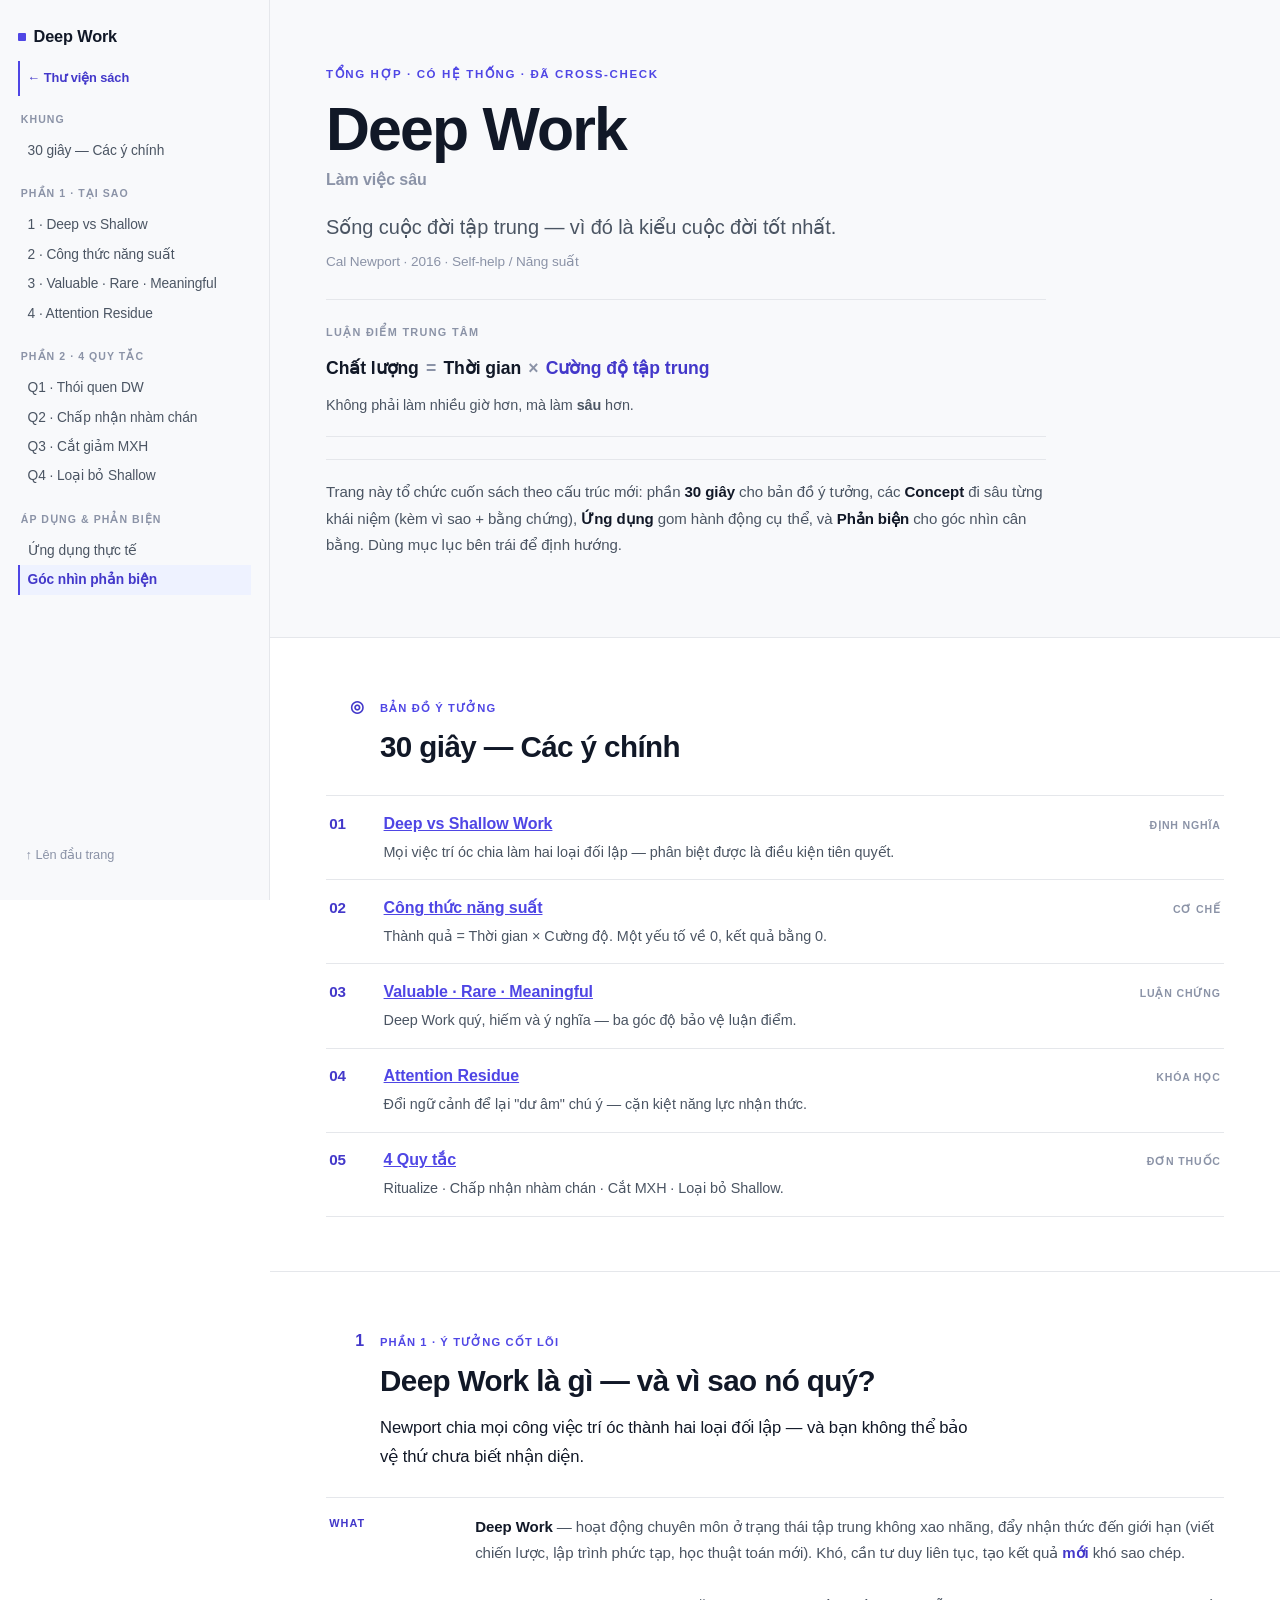
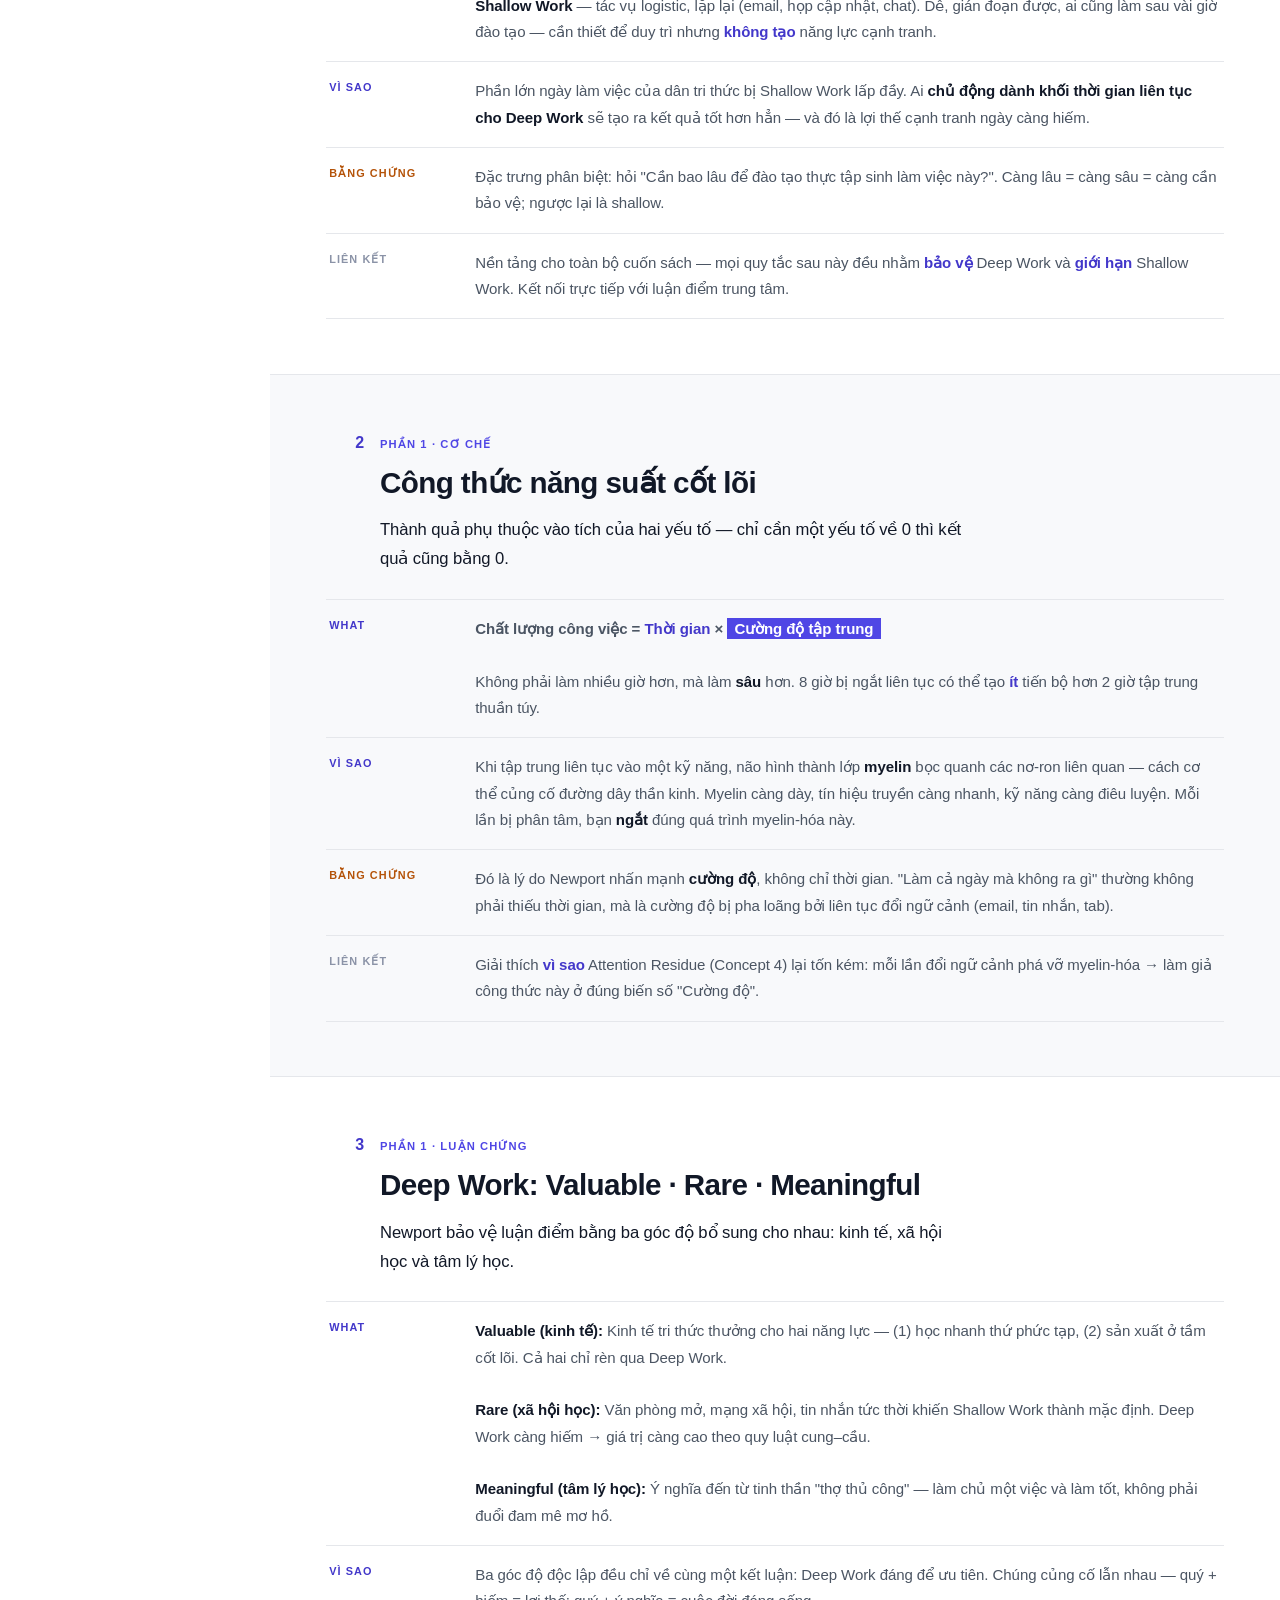
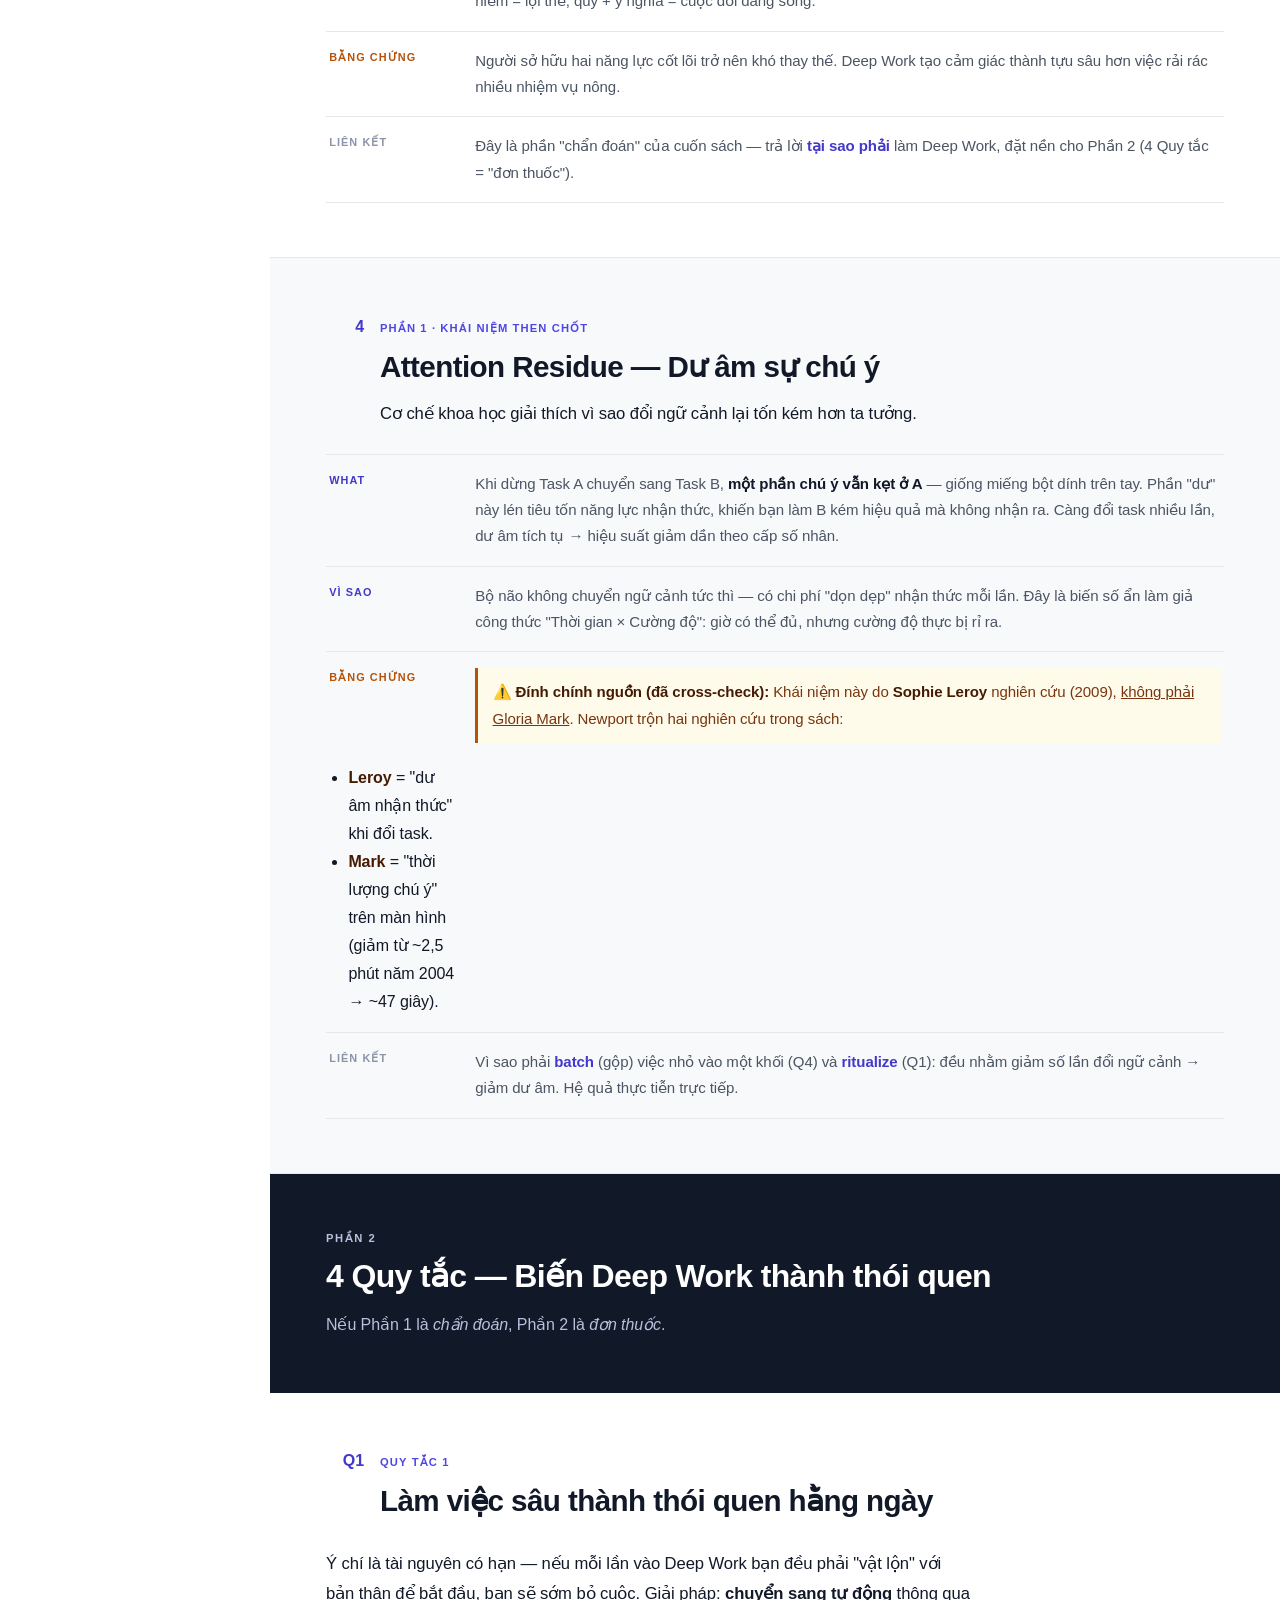
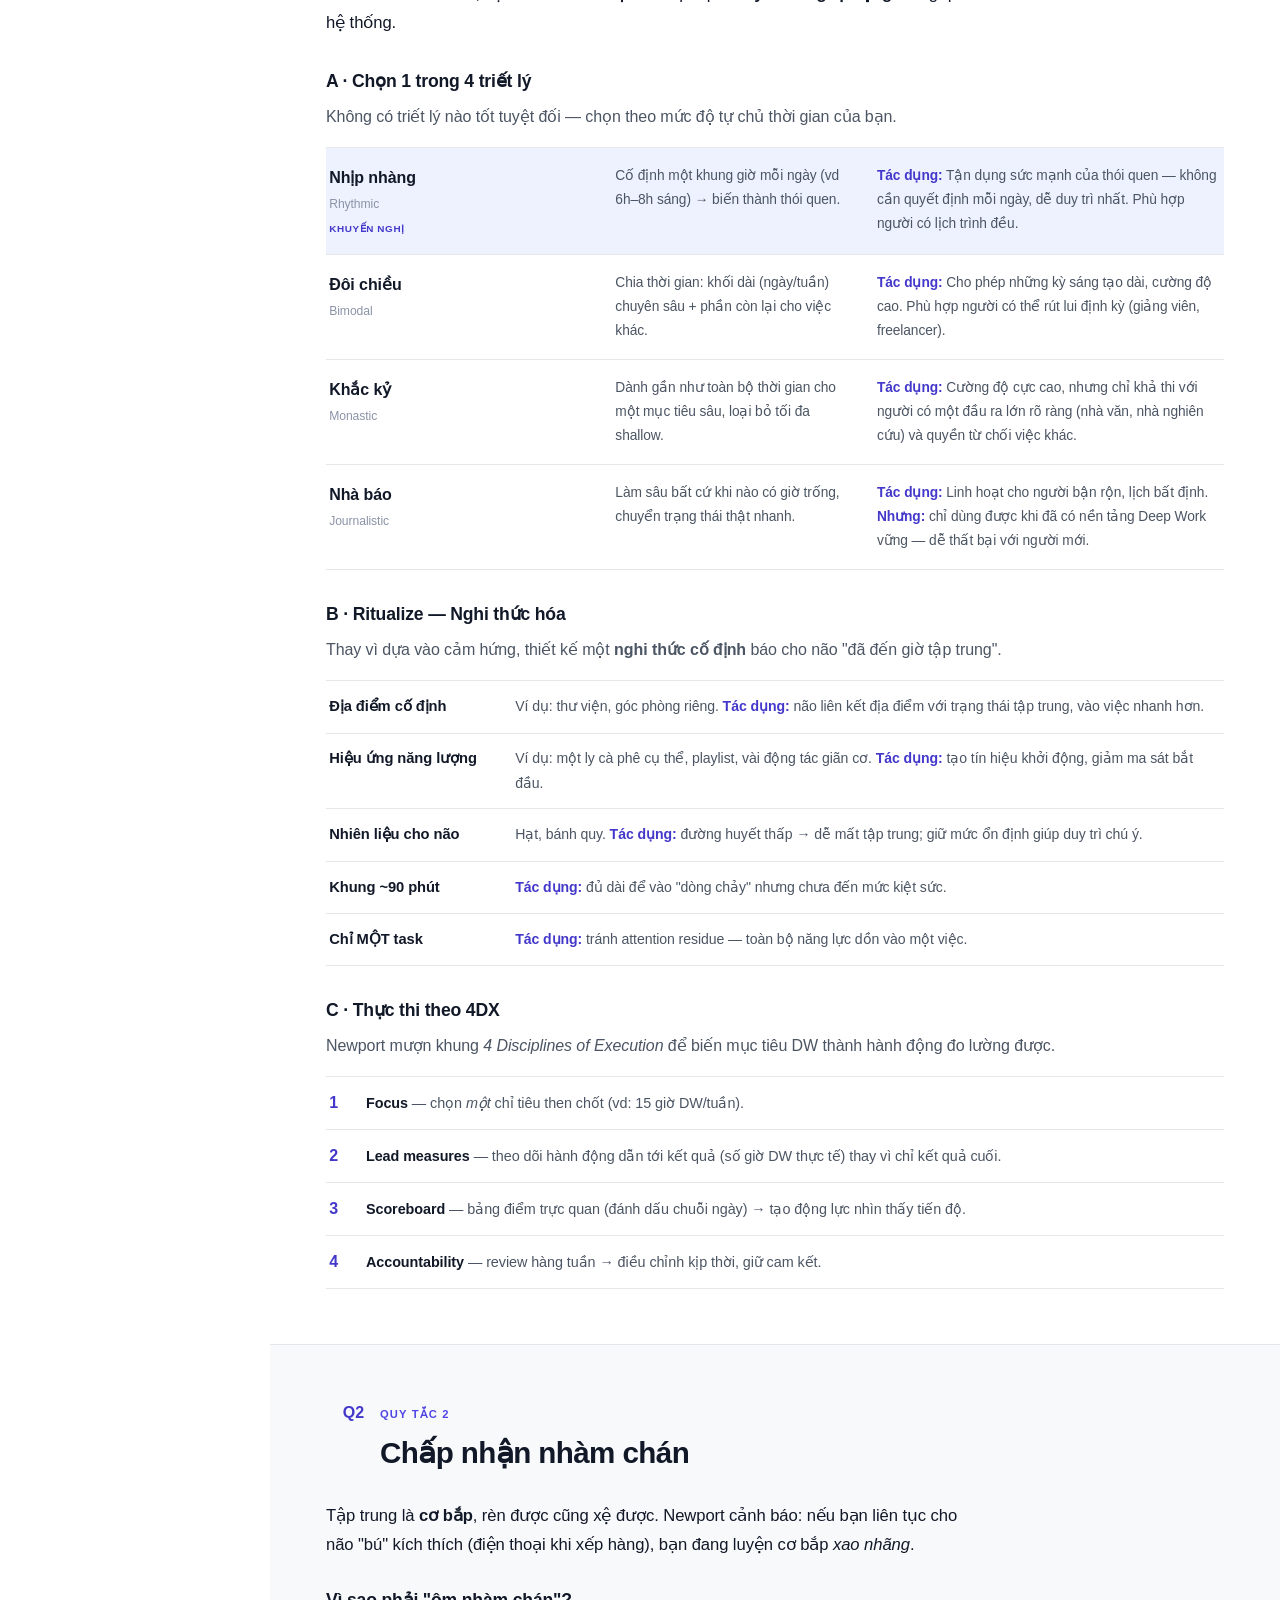
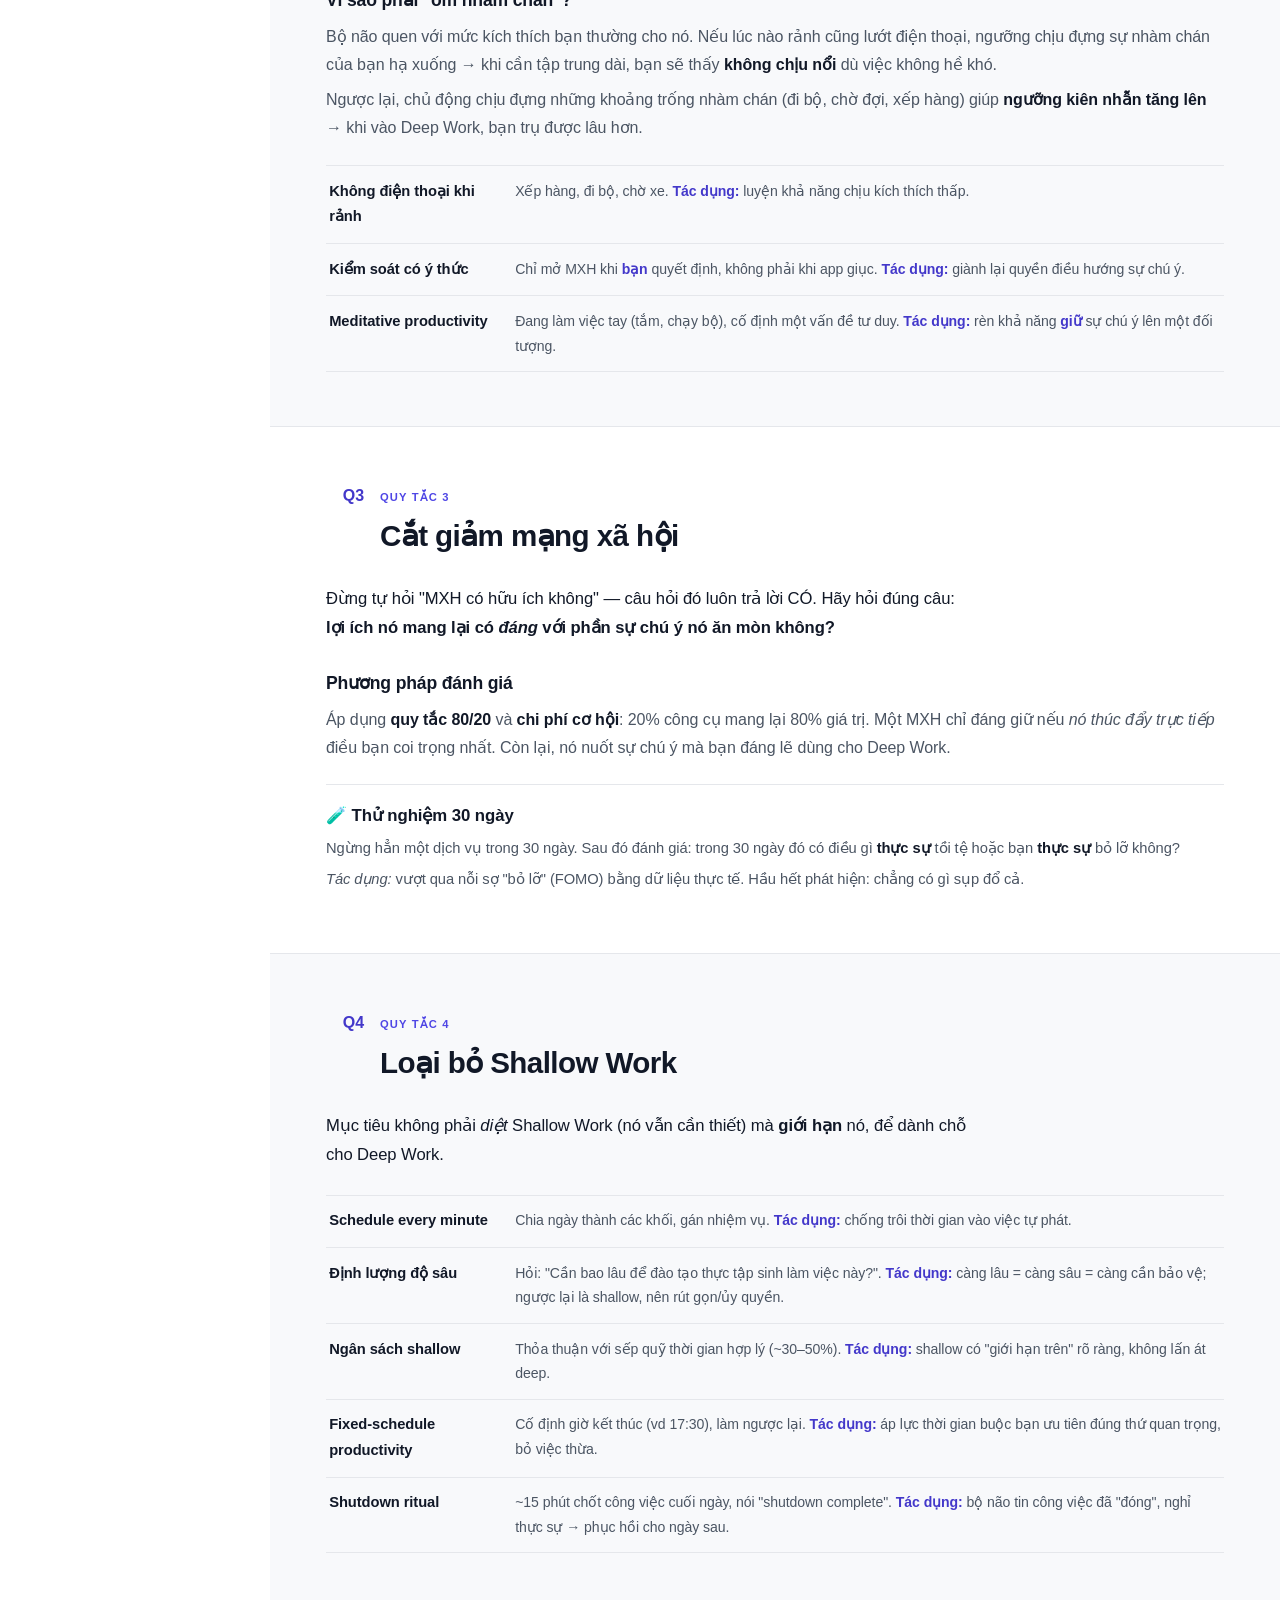
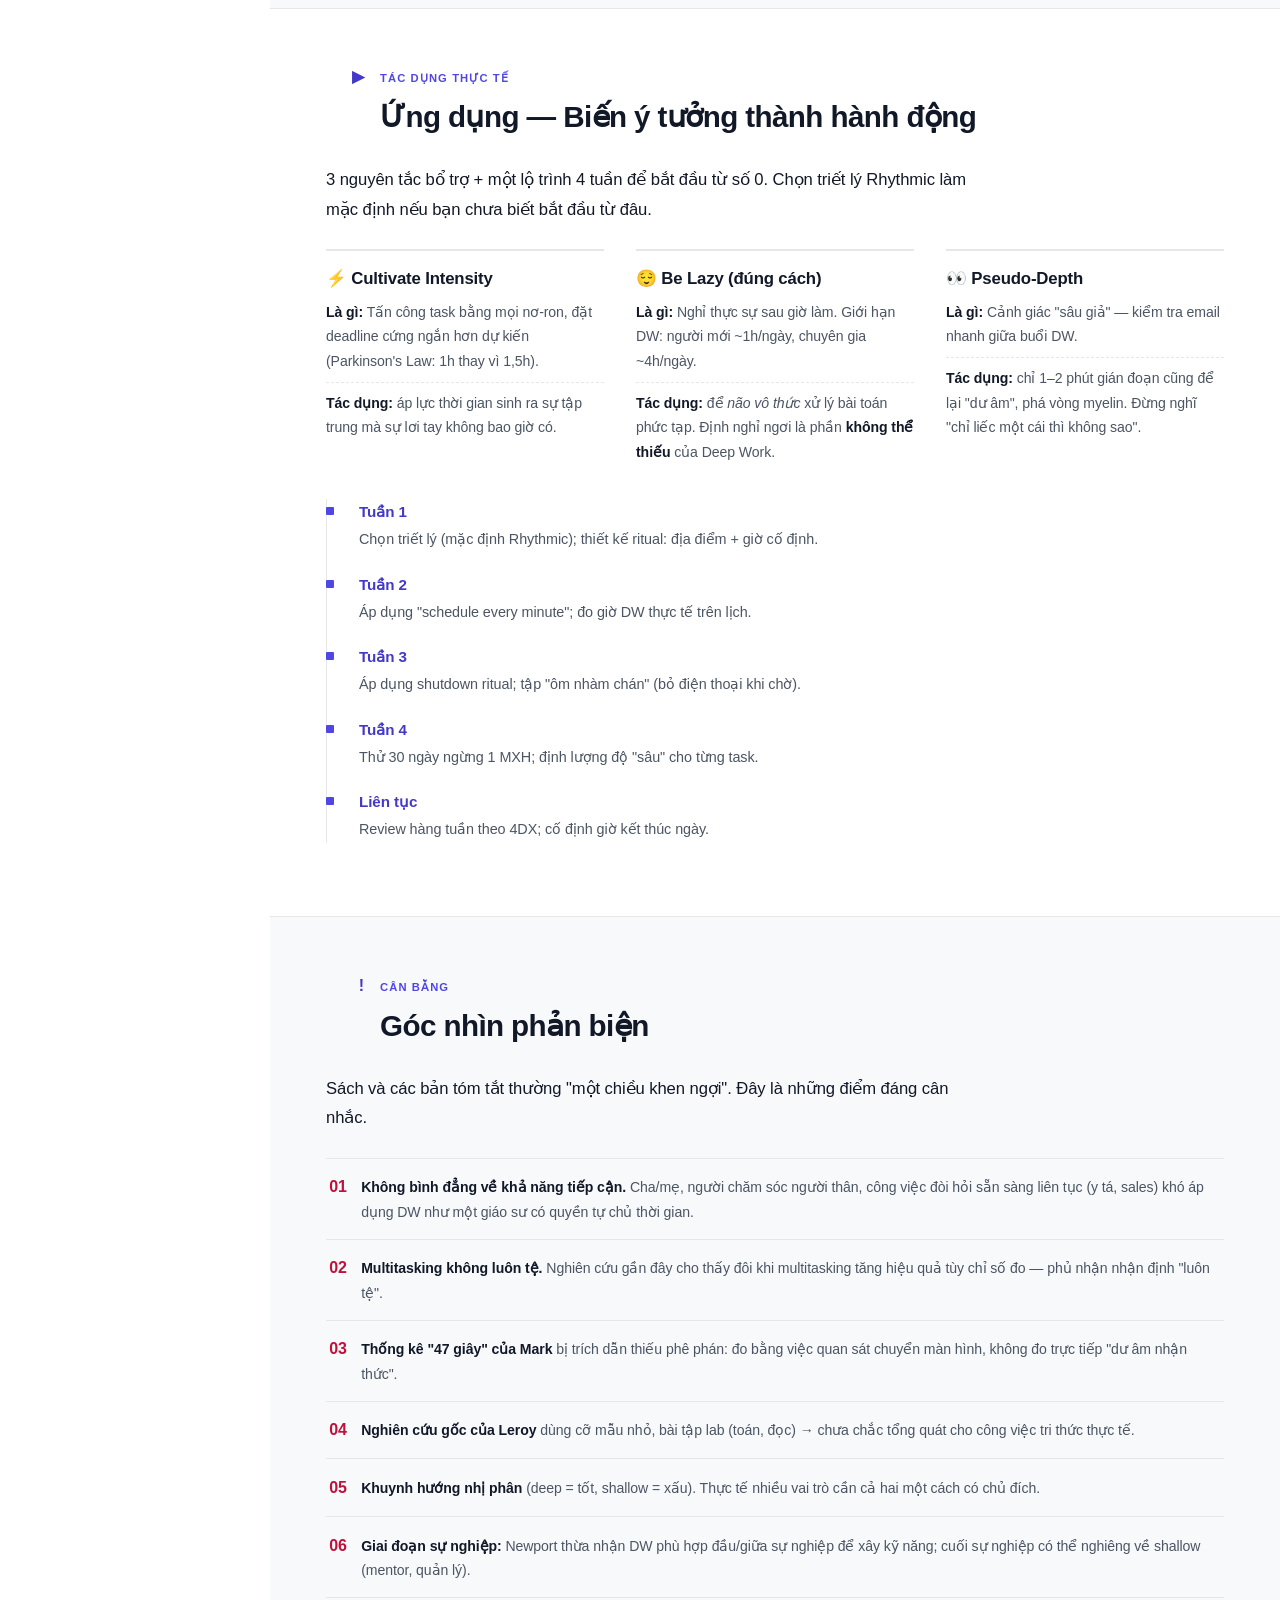
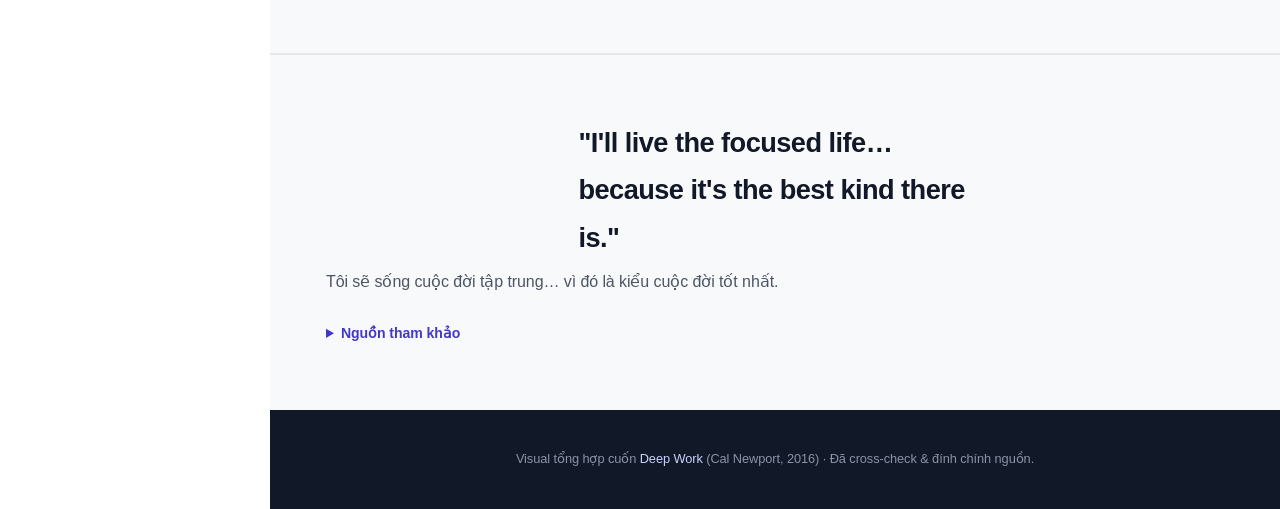
<file: books/deep-work/index.html>
<!DOCTYPE html>
<html lang="vi">
<head>
  <meta charset="UTF-8" />
  <meta name="viewport" content="width=device-width, initial-scale=1.0" />
  <title>Deep Work — Tổng hợp trực quan</title>
  <meta name="description" content="Tổng hợp trực quan, có hệ thống, cuốn Deep Work của Cal Newport." />
  <link rel="stylesheet" href="../../assets/book.css" />
</head>
<body>

  <div class="progress-bar" id="progressBar"></div>

  <div class="layout">

    <!-- ============ SIDEBAR ============ -->
    <aside class="sidebar" id="sidebar">
      <div class="sidebar__brand">
        <span class="sidebar__dot"></span>
        <span>Deep Work</span>
        <button class="sidebar__close" id="sidebarClose" aria-label="Đóng menu">✕</button>
      </div>

      <a href="../../index.html" class="sidebar__back">← Thư viện sách</a>

      <nav class="tree" id="tree">
        <p class="tree__part">Khung</p>
        <a href="#frame" class="tree__l1">30 giây — Các ý chính</a>

        <p class="tree__part">Phần 1 · Tại sao</p>
        <a href="#concept-1" class="tree__l1">1 · Deep vs Shallow</a>
        <a href="#concept-2" class="tree__l1">2 · Công thức năng suất</a>
        <a href="#concept-3" class="tree__l1">3 · Valuable · Rare · Meaningful</a>
        <a href="#concept-4" class="tree__l1">4 · Attention Residue</a>

        <p class="tree__part">Phần 2 · 4 Quy tắc</p>
        <a href="#rule-1" class="tree__l1">Q1 · Thói quen DW</a>
        <a href="#rule-2" class="tree__l1">Q2 · Chấp nhận nhàm chán</a>
        <a href="#rule-3" class="tree__l1">Q3 · Cắt giảm MXH</a>
        <a href="#rule-4" class="tree__l1">Q4 · Loại bỏ Shallow</a>

        <p class="tree__part">Áp dụng & Phản biện</p>
        <a href="#application" class="tree__l1">Ứng dụng thực tế</a>
        <a href="#critique" class="tree__l1">Góc nhìn phản biện</a>
      </nav>

      <a href="#top" class="sidebar__top">↑ Lên đầu trang</a>
    </aside>

    <!-- ============ MAIN ============ -->
    <main class="main" id="top">

      <div class="mobilebar">
        <button class="mobilebar__btn" id="menuBtn">☰ Mục lục</button>
      </div>

      <!-- ============ 0 · IDENTITY HERO ============ -->
      <section class="hero">
        <div class="hero__inner">
          <p class="hero__kicker">Tổng hợp · có hệ thống · đã cross-check</p>
          <h1 class="hero__title">Deep Work</h1>
          <p class="hero__titlevi">Làm việc sâu</p>
          <p class="hero__sub">Sống cuộc đời tập trung — vì đó là kiểu cuộc đời tốt nhất.</p>
          <p class="hero__meta">Cal Newport · 2016 · Self-help / Năng suất</p>

          <div class="hero__formula">
            <span class="hf__label">Luận điểm trung tâm</span>
            <div class="hf__eq">
              <span>Chất lượng</span>
              <span class="hf__op">=</span>
              <span>Thời gian</span>
              <span class="hf__op">×</span>
              <span class="hf__accent">Cường độ tập trung</span>
            </div>
            <p class="hf__note">Không phải làm nhiều giờ hơn, mà làm <b>sâu</b> hơn.</p>
          </div>

          <p class="hero__intro">
            Trang này tổ chức cuốn sách theo cấu trúc mới: phần <b>30 giây</b> cho bản đồ
            ý tưởng, các <b>Concept</b> đi sâu từng khái niệm (kèm vì sao + bằng chứng),
            <b>Ứng dụng</b> gom hành động cụ thể, và <b>Phản biện</b> cho góc nhìn cân bằng.
            Dùng mục lục bên trái để định hướng.
          </p>
        </div>
      </section>

      <!-- ============ 1 · 30-SECOND FRAME ============ -->
      <section id="frame" class="frame">
        <div class="frame__head">
          <span class="frame__no">◎</span>
          <div>
            <p class="frame__part">Bản đồ ý tưởng</p>
            <h2>30 giây — Các ý chính</h2>
          </div>
        </div>
        <ol class="frame__list">
          <li>
            <div class="frame__main">
              <b><a href="#concept-1">Deep vs Shallow Work</a></b>
              <span>Mọi việc trí óc chia làm hai loại đối lập — phân biệt được là điều kiện tiên quyết.</span>
            </div>
            <span class="frame__tag">Định nghĩa</span>
          </li>
          <li>
            <div class="frame__main">
              <b><a href="#concept-2">Công thức năng suất</a></b>
              <span>Thành quả = Thời gian × Cường độ. Một yếu tố về 0, kết quả bằng 0.</span>
            </div>
            <span class="frame__tag">Cơ chế</span>
          </li>
          <li>
            <div class="frame__main">
              <b><a href="#concept-3">Valuable · Rare · Meaningful</a></b>
              <span>Deep Work quý, hiếm và ý nghĩa — ba góc độ bảo vệ luận điểm.</span>
            </div>
            <span class="frame__tag">Luận chứng</span>
          </li>
          <li>
            <div class="frame__main">
              <b><a href="#concept-4">Attention Residue</a></b>
              <span>Đổi ngữ cảnh để lại "dư âm" chú ý — cặn kiệt năng lực nhận thức.</span>
            </div>
            <span class="frame__tag">Khóa học</span>
          </li>
          <li>
            <div class="frame__main">
              <b><a href="#rule-1">4 Quy tắc</a></b>
              <span>Ritualize · Chấp nhận nhàm chán · Cắt MXH · Loại bỏ Shallow.</span>
            </div>
            <span class="frame__tag">Đơn thuốc</span>
          </li>
        </ol>
      </section>

      <!-- ============ 2 · CONCEPT DEEP-DIVES — Phần 1 ============ -->

      <!-- Concept 1 -->
      <section id="concept-1" class="concept">
        <div class="concept__head">
          <span class="concept__no">1</span>
          <div>
            <p class="concept__part">Phần 1 · Ý tưởng cốt lõi</p>
            <h2>Deep Work là gì — và vì sao nó quý?</h2>
          </div>
        </div>
        <p class="concept__def">Newport chia mọi công việc trí óc thành hai loại đối lập — và bạn không thể bảo vệ thứ chưa biết nhận diện.</p>
        <div class="concept__rows">
          <div class="concept__row">
            <span class="concept__label">What</span>
            <p>
              <b>Deep Work</b> — hoạt động chuyên môn ở trạng thái tập trung không xao nhãng, đẩy nhận thức đến giới hạn (viết chiến lược, lập trình phức tạp, học thuật toán mới). Khó, cần tư duy liên tục, tạo kết quả <i>mới</i> khó sao chép.<br><br>
              <b>Shallow Work</b> — tác vụ logistic, lặp lại (email, họp cập nhật, chat). Dễ, gián đoạn được, ai cũng làm sau vài giờ đào tạo — cần thiết để duy trì nhưng <i>không tạo</i> năng lực cạnh tranh.
            </p>
          </div>
          <div class="concept__row">
            <span class="concept__label concept__label--why">Vì sao</span>
            <p>Phần lớn ngày làm việc của dân tri thức bị Shallow Work lấp đầy. Ai <b>chủ động dành khối thời gian liên tục cho Deep Work</b> sẽ tạo ra kết quả tốt hơn hẳn — và đó là lợi thế cạnh tranh ngày càng hiếm.</p>
          </div>
          <div class="concept__row">
            <span class="concept__label concept__label--evidence">Bằng chứng</span>
            <p>Đặc trưng phân biệt: hỏi "Cần bao lâu để đào tạo thực tập sinh làm việc này?". Càng lâu = càng sâu = càng cần bảo vệ; ngược lại là shallow.</p>
          </div>
          <div class="concept__row">
            <span class="concept__label concept__label--link">Liên kết</span>
            <p>Nền tảng cho toàn bộ cuốn sách — mọi quy tắc sau này đều nhằm <i>bảo vệ</i> Deep Work và <i>giới hạn</i> Shallow Work. Kết nối trực tiếp với luận điểm trung tâm.</p>
          </div>
        </div>
      </section>

      <!-- Concept 2 -->
      <section id="concept-2" class="concept concept--alt">
        <div class="concept__head">
          <span class="concept__no">2</span>
          <div>
            <p class="concept__part">Phần 1 · Cơ chế</p>
            <h2>Công thức năng suất cốt lõi</h2>
          </div>
        </div>
        <p class="concept__def">Thành quả phụ thuộc vào tích của hai yếu tố — chỉ cần một yếu tố về 0 thì kết quả cũng bằng 0.</p>
        <div class="concept__rows">
          <div class="concept__row">
            <span class="concept__label">What</span>
            <p>
              <span style="font-weight:600;">Chất lượng công việc = <span style="color:var(--accent-d);">Thời gian</span> × <span style="background:var(--accent);color:#fff;padding:.1rem .45rem;">Cường độ tập trung</span></span><br><br>
              Không phải làm nhiều giờ hơn, mà làm <b>sâu</b> hơn. 8 giờ bị ngắt liên tục có thể tạo <i>ít</i> tiến bộ hơn 2 giờ tập trung thuần túy.
            </p>
          </div>
          <div class="concept__row">
            <span class="concept__label concept__label--why">Vì sao</span>
            <p>Khi tập trung liên tục vào một kỹ năng, não hình thành lớp <b>myelin</b> bọc quanh các nơ-ron liên quan — cách cơ thể củng cố đường dây thần kinh. Myelin càng dày, tín hiệu truyền càng nhanh, kỹ năng càng điêu luyện. Mỗi lần bị phân tâm, bạn <b>ngắt</b> đúng quá trình myelin-hóa này.</p>
          </div>
          <div class="concept__row">
            <span class="concept__label concept__label--evidence">Bằng chứng</span>
            <p>Đó là lý do Newport nhấn mạnh <b>cường độ</b>, không chỉ thời gian. "Làm cả ngày mà không ra gì" thường không phải thiếu thời gian, mà là cường độ bị pha loãng bởi liên tục đổi ngữ cảnh (email, tin nhắn, tab).</p>
          </div>
          <div class="concept__row">
            <span class="concept__label concept__label--link">Liên kết</span>
            <p>Giải thích <i>vì sao</i> Attention Residue (Concept 4) lại tốn kém: mỗi lần đổi ngữ cảnh phá vỡ myelin-hóa → làm giả công thức này ở đúng biến số "Cường độ".</p>
          </div>
        </div>
      </section>

      <!-- Concept 3 -->
      <section id="concept-3" class="concept">
        <div class="concept__head">
          <span class="concept__no">3</span>
          <div>
            <p class="concept__part">Phần 1 · Luận chứng</p>
            <h2>Deep Work: Valuable · Rare · Meaningful</h2>
          </div>
        </div>
        <p class="concept__def">Newport bảo vệ luận điểm bằng ba góc độ bổ sung cho nhau: kinh tế, xã hội học và tâm lý học.</p>
        <div class="concept__rows">
          <div class="concept__row">
            <span class="concept__label">What</span>
            <p>
              <b>Valuable (kinh tế):</b> Kinh tế tri thức thưởng cho hai năng lực — (1) học nhanh thứ phức tạp, (2) sản xuất ở tầm cốt lõi. Cả hai chỉ rèn qua Deep Work.<br><br>
              <b>Rare (xã hội học):</b> Văn phòng mở, mạng xã hội, tin nhắn tức thời khiến Shallow Work thành mặc định. Deep Work càng hiếm → giá trị càng cao theo quy luật cung–cầu.<br><br>
              <b>Meaningful (tâm lý học):</b> Ý nghĩa đến từ tinh thần "thợ thủ công" — làm chủ một việc và làm tốt, không phải đuổi đam mê mơ hồ.
            </p>
          </div>
          <div class="concept__row">
            <span class="concept__label concept__label--why">Vì sao</span>
            <p>Ba góc độ độc lập đều chỉ về cùng một kết luận: Deep Work đáng để ưu tiên. Chúng củng cố lẫn nhau — quý + hiếm = lợi thế; quý + ý nghĩa = cuộc đời đáng sống.</p>
          </div>
          <div class="concept__row">
            <span class="concept__label concept__label--evidence">Bằng chứng</span>
            <p>Người sở hữu hai năng lực cốt lõi trở nên khó thay thế. Deep Work tạo cảm giác thành tựu sâu hơn việc rải rác nhiều nhiệm vụ nông.</p>
          </div>
          <div class="concept__row">
            <span class="concept__label concept__label--link">Liên kết</span>
            <p>Đây là phần "chẩn đoán" của cuốn sách — trả lời <i>tại sao phải</i> làm Deep Work, đặt nền cho Phần 2 (4 Quy tắc = "đơn thuốc").</p>
          </div>
        </div>
      </section>

      <!-- Concept 4 -->
      <section id="concept-4" class="concept concept--alt">
        <div class="concept__head">
          <span class="concept__no">4</span>
          <div>
            <p class="concept__part">Phần 1 · Khái niệm then chốt</p>
            <h2>Attention Residue — Dư âm sự chú ý</h2>
          </div>
        </div>
        <p class="concept__def">Cơ chế khoa học giải thích vì sao đổi ngữ cảnh lại tốn kém hơn ta tưởng.</p>
        <div class="concept__rows">
          <div class="concept__row">
            <span class="concept__label">What</span>
            <p>Khi dừng Task A chuyển sang Task B, <b>một phần chú ý vẫn kẹt ở A</b> — giống miếng bột dính trên tay. Phần "dư" này lén tiêu tốn năng lực nhận thức, khiến bạn làm B kém hiệu quả mà không nhận ra. Càng đổi task nhiều lần, dư âm tích tụ → hiệu suất giảm dần theo cấp số nhân.</p>
          </div>
          <div class="concept__row">
            <span class="concept__label concept__label--why">Vì sao</span>
            <p>Bộ não không chuyển ngữ cảnh tức thì — có chi phí "dọn dẹp" nhận thức mỗi lần. Đây là biến số ẩn làm giả công thức "Thời gian × Cường độ": giờ có thể đủ, nhưng cường độ thực bị rỉ ra.</p>
          </div>
          <div class="concept__row">
            <span class="concept__label concept__label--evidence">Bằng chứng</span>
            <p>
              <span style="background:var(--warn-bg);border-left:3px solid var(--shallow);padding:.7rem .9rem;display:block;color:#78350f;">
                <b style="color:#451a03;">⚠️ Đính chính nguồn (đã cross-check):</b> Khái niệm này do <b style="color:#451a03;">Sophie Leroy</b> nghiên cứu (2009), <u>không phải Gloria Mark</u>. Newport trộn hai nghiên cứu trong sách:
                <ul style="margin:.3rem 0 0;padding-left:1.2rem;">
                  <li><b style="color:#451a03;">Leroy</b> = "dư âm nhận thức" khi đổi task.</li>
                  <li><b style="color:#451a03;">Mark</b> = "thời lượng chú ý" trên màn hình (giảm từ ~2,5 phút năm 2004 → ~47 giây).</li>
                </ul>
              </span>
            </p>
          </div>
          <div class="concept__row">
            <span class="concept__label concept__label--link">Liên kết</span>
            <p>Vì sao phải <i>batch</i> (gộp) việc nhỏ vào một khối (Q4) và <i>ritualize</i> (Q1): đều nhằm giảm số lần đổi ngữ cảnh → giảm dư âm. Hệ quả thực tiễn trực tiếp.</p>
          </div>
        </div>
      </section>

      <!-- ============ PART BANNER — Phần 2 ============ -->
      <section class="part-banner">
        <p class="part-banner__kicker">Phần 2</p>
        <h2>4 Quy tắc — Biến Deep Work thành thói quen</h2>
        <p>Nếu Phần 1 là <i>chẩn đoán</i>, Phần 2 là <i>đơn thuốc</i>.</p>
      </section>

      <!-- Q1 -->
      <section id="rule-1" class="sec">
        <div class="sec__head">
          <span class="sec__no">Q1</span>
          <div>
            <p class="sec__part">Quy tắc 1</p>
            <h2>Làm việc sâu thành thói quen hằng ngày</h2>
          </div>
        </div>
        <p class="lede">
          Ý chí là tài nguyên có hạn — nếu mỗi lần vào Deep Work bạn đều phải "vật lộn" với
          bản thân để bắt đầu, bạn sẽ sớm bỏ cuộc. Giải pháp: <b>chuyển sang tự động</b> thông qua hệ thống.
        </p>

        <div class="subblock">
          <h3 class="subblock__t">A · Chọn 1 trong 4 triết lý</h3>
          <p class="subblock__d">Không có triết lý nào tốt tuyệt đối — chọn theo mức độ tự chủ thời gian của bạn.</p>
          <div class="philo-table">
            <div class="philo-row philo-row--rec">
              <div class="philo-row__name">
                <span class="philo-row__vn">Nhịp nhàng</span>
                <span class="philo-row__en">Rhythmic</span>
                <span class="philo-row__badge">Khuyến nghị</span>
              </div>
              <div class="philo-row__how">Cố định một khung giờ mỗi ngày (vd 6h–8h sáng) → biến thành thói quen.</div>
              <div class="philo-row__why"><b>Tác dụng:</b> Tận dụng sức mạnh của thói quen — không cần quyết định mỗi ngày, dễ duy trì nhất. Phù hợp người có lịch trình đều.</div>
            </div>
            <div class="philo-row">
              <div class="philo-row__name">
                <span class="philo-row__vn">Đôi chiều</span>
                <span class="philo-row__en">Bimodal</span>
              </div>
              <div class="philo-row__how">Chia thời gian: khối dài (ngày/tuần) chuyên sâu + phần còn lại cho việc khác.</div>
              <div class="philo-row__why"><b>Tác dụng:</b> Cho phép những kỳ sáng tạo dài, cường độ cao. Phù hợp người có thể rút lui định kỳ (giảng viên, freelancer).</div>
            </div>
            <div class="philo-row">
              <div class="philo-row__name">
                <span class="philo-row__vn">Khắc kỷ</span>
                <span class="philo-row__en">Monastic</span>
              </div>
              <div class="philo-row__how">Dành gần như toàn bộ thời gian cho một mục tiêu sâu, loại bỏ tối đa shallow.</div>
              <div class="philo-row__why"><b>Tác dụng:</b> Cường độ cực cao, nhưng chỉ khả thi với người có một đầu ra lớn rõ ràng (nhà văn, nhà nghiên cứu) và quyền từ chối việc khác.</div>
            </div>
            <div class="philo-row">
              <div class="philo-row__name">
                <span class="philo-row__vn">Nhà báo</span>
                <span class="philo-row__en">Journalistic</span>
              </div>
              <div class="philo-row__how">Làm sâu bất cứ khi nào có giờ trống, chuyển trạng thái thật nhanh.</div>
              <div class="philo-row__why"><b>Tác dụng:</b> Linh hoạt cho người bận rộn, lịch bất định. <b>Nhưng:</b> chỉ dùng được khi đã có nền tảng Deep Work vững — dễ thất bại với người mới.</div>
            </div>
          </div>
        </div>

        <div class="subblock">
          <h3 class="subblock__t">B · Ritualize — Nghi thức hóa</h3>
          <p class="subblock__d">Thay vì dựa vào cảm hứng, thiết kế một <b>nghi thức cố định</b> báo cho não "đã đến giờ tập trung".</p>
          <div class="ticks">
            <div class="tick"><b>Địa điểm cố định</b><span>Ví dụ: thư viện, góc phòng riêng. <i>Tác dụng:</i> não liên kết địa điểm với trạng thái tập trung, vào việc nhanh hơn.</span></div>
            <div class="tick"><b>Hiệu ứng năng lượng</b><span>Ví dụ: một ly cà phê cụ thể, playlist, vài động tác giãn cơ. <i>Tác dụng:</i> tạo tín hiệu khởi động, giảm ma sát bắt đầu.</span></div>
            <div class="tick"><b>Nhiên liệu cho não</b><span>Hạt, bánh quy. <i>Tác dụng:</i> đường huyết thấp → dễ mất tập trung; giữ mức ổn định giúp duy trì chú ý.</span></div>
            <div class="tick"><b>Khung ~90 phút</b><span><i>Tác dụng:</i> đủ dài để vào "dòng chảy" nhưng chưa đến mức kiệt sức.</span></div>
            <div class="tick"><b>Chỉ MỘT task</b><span><i>Tác dụng:</i> tránh attention residue — toàn bộ năng lực dồn vào một việc.</span></div>
          </div>
        </div>

        <div class="subblock">
          <h3 class="subblock__t">C · Thực thi theo 4DX</h3>
          <p class="subblock__d">Newport mượn khung <i>4 Disciplines of Execution</i> để biến mục tiêu DW thành hành động đo lường được.</p>
          <div class="odx">
            <div class="odx__i"><span>1</span><div><b>Focus</b> — chọn <i>một</i> chỉ tiêu then chốt (vd: 15 giờ DW/tuần).</div></div>
            <div class="odx__i"><span>2</span><div><b>Lead measures</b> — theo dõi hành động dẫn tới kết quả (số giờ DW thực tế) thay vì chỉ kết quả cuối.</div></div>
            <div class="odx__i"><span>3</span><div><b>Scoreboard</b> — bảng điểm trực quan (đánh dấu chuỗi ngày) → tạo động lực nhìn thấy tiến độ.</div></div>
            <div class="odx__i"><span>4</span><div><b>Accountability</b> — review hàng tuần → điều chỉnh kịp thời, giữ cam kết.</div></div>
          </div>
        </div>
      </section>

      <!-- Q2 -->
      <section id="rule-2" class="sec sec--alt">
        <div class="sec__head">
          <span class="sec__no">Q2</span>
          <div>
            <p class="sec__part">Quy tắc 2</p>
            <h2>Chấp nhận nhàm chán</h2>
          </div>
        </div>
        <p class="lede">
          Tập trung là <b>cơ bắp</b>, rèn được cũng xệ được. Newport cảnh báo: nếu bạn liên tục
          cho não "bú" kích thích (điện thoại khi xếp hàng), bạn đang luyện cơ bắp <i>xao nhãng</i>.
        </p>

        <div class="why">
          <h4>Vì sao phải "ôm nhàm chán"?</h4>
          <p>
            Bộ não quen với mức kích thích bạn thường cho nó. Nếu lúc nào rảnh cũng lướt điện thoại,
            ngưỡng chịu đựng sự nhàm chán của bạn hạ xuống → khi cần tập trung dài, bạn sẽ thấy
            <b>không chịu nổi</b> dù việc không hề khó.
          </p>
          <p>
            Ngược lại, chủ động chịu đựng những khoảng trống nhàm chán (đi bộ, chờ đợi, xếp hàng)
            giúp <b>ngưỡng kiên nhẫn tăng lên</b> → khi vào Deep Work, bạn trụ được lâu hơn.
          </p>
        </div>

        <div class="ticks">
          <div class="tick"><b>Không điện thoại khi rảnh</b><span>Xếp hàng, đi bộ, chờ xe. <i>Tác dụng:</i> luyện khả năng chịu kích thích thấp.</span></div>
          <div class="tick"><b>Kiểm soát có ý thức</b><span>Chỉ mở MXH khi <i>bạn</i> quyết định, không phải khi app giục. <i>Tác dụng:</i> giành lại quyền điều hướng sự chú ý.</span></div>
          <div class="tick"><b>Meditative productivity</b><span>Đang làm việc tay (tắm, chạy bộ), cố định một vấn đề tư duy. <i>Tác dụng:</i> rèn khả năng <i>giữ</i> sự chú ý lên một đối tượng.</span></div>
        </div>
      </section>

      <!-- Q3 -->
      <section id="rule-3" class="sec">
        <div class="sec__head">
          <span class="sec__no">Q3</span>
          <div>
            <p class="sec__part">Quy tắc 3</p>
            <h2>Cắt giảm mạng xã hội</h2>
          </div>
        </div>
        <p class="lede">
          Đừng tự hỏi "MXH có hữu ích không" — câu hỏi đó luôn trả lời CÓ. Hãy hỏi đúng câu:
          <b>lợi ích nó mang lại có <i>đáng</i> với phần sự chú ý nó ăn mòn không?</b>
        </p>

        <div class="why">
          <h4>Phương pháp đánh giá</h4>
          <p>
            Áp dụng <b>quy tắc 80/20</b> và <b>chi phí cơ hội</b>: 20% công cụ mang lại 80% giá trị.
            Một MXH chỉ đáng giữ nếu <i>nó thúc đẩy trực tiếp</i> điều bạn coi trọng nhất. Còn lại,
            nó nuốt sự chú ý mà bạn đáng lẽ dùng cho Deep Work.
          </p>
        </div>

        <div class="callout">
          <div class="callout__t">🧪 Thử nghiệm 30 ngày</div>
          <p>Ngừng hẳn một dịch vụ trong 30 ngày. Sau đó đánh giá: trong 30 ngày đó có điều gì
          <b>thực sự</b> tồi tệ hoặc bạn <b>thực sự</b> bỏ lỡ không?</p>
          <p class="callout__why"><i>Tác dụng:</i> vượt qua nỗi sợ "bỏ lỡ" (FOMO) bằng dữ liệu thực tế.
          Hầu hết phát hiện: chẳng có gì sụp đổ cả.</p>
        </div>
      </section>

      <!-- Q4 -->
      <section id="rule-4" class="sec sec--alt">
        <div class="sec__head">
          <span class="sec__no">Q4</span>
          <div>
            <p class="sec__part">Quy tắc 4</p>
            <h2>Loại bỏ Shallow Work</h2>
          </div>
        </div>
        <p class="lede">
          Mục tiêu không phải <i>diệt</i> Shallow Work (nó vẫn cần thiết) mà <b>giới hạn</b> nó,
          để dành chỗ cho Deep Work.
        </p>

        <div class="ticks">
          <div class="tick"><b>Schedule every minute</b><span>Chia ngày thành các khối, gán nhiệm vụ. <i>Tác dụng:</i> chống trôi thời gian vào việc tự phát.</span></div>
          <div class="tick"><b>Định lượng độ sâu</b><span>Hỏi: "Cần bao lâu để đào tạo thực tập sinh làm việc này?". <i>Tác dụng:</i> càng lâu = càng sâu = càng cần bảo vệ; ngược lại là shallow, nên rút gọn/ủy quyền.</span></div>
          <div class="tick"><b>Ngân sách shallow</b><span>Thỏa thuận với sếp quỹ thời gian hợp lý (~30–50%). <i>Tác dụng:</i> shallow có "giới hạn trên" rõ ràng, không lấn át deep.</span></div>
          <div class="tick"><b>Fixed-schedule productivity</b><span>Cố định giờ kết thúc (vd 17:30), làm ngược lại. <i>Tác dụng:</i> áp lực thời gian buộc bạn ưu tiên đúng thứ quan trọng, bỏ việc thừa.</span></div>
          <div class="tick"><b>Shutdown ritual</b><span>~15 phút chốt công việc cuối ngày, nói "shutdown complete". <i>Tác dụng:</i> bộ não tin công việc đã "đóng", nghỉ thực sự → phục hồi cho ngày sau.</span></div>
        </div>
      </section>

      <!-- ============ 3 · APPLICATION LAB ============ -->
      <section id="application" class="sec">
        <div class="sec__head">
          <span class="sec__no">▶</span>
          <div>
            <p class="sec__part">Tác dụng thực tế</p>
            <h2>Ứng dụng — Biến ý tưởng thành hành động</h2>
          </div>
        </div>
        <p class="lede">
          3 nguyên tắc bổ trợ + một lộ trình 4 tuần để bắt đầu từ số 0. Chọn triết lý Rhythmic
          làm mặc định nếu bạn chưa biết bắt đầu từ đâu.
        </p>

        <div class="bonus-grid">
          <div class="bonus">
            <h4>⚡ Cultivate Intensity</h4>
            <p><b>Là gì:</b> Tấn công task bằng mọi nơ-ron, đặt deadline cứng ngắn hơn dự kiến (Parkinson's Law: 1h thay vì 1,5h).</p>
            <p class="bonus__eff"><b>Tác dụng:</b> áp lực thời gian sinh ra sự tập trung mà sự lơi tay không bao giờ có.</p>
          </div>
          <div class="bonus">
            <h4>😌 Be Lazy (đúng cách)</h4>
            <p><b>Là gì:</b> Nghỉ thực sự sau giờ làm. Giới hạn DW: người mới ~1h/ngày, chuyên gia ~4h/ngày.</p>
            <p class="bonus__eff"><b>Tác dụng:</b> để <i>não vô thức</i> xử lý bài toán phức tạp. Định nghỉ ngơi là phần <b>không thể thiếu</b> của Deep Work.</p>
          </div>
          <div class="bonus">
            <h4>👀 Pseudo-Depth</h4>
            <p><b>Là gì:</b> Cảnh giác "sâu giả" — kiểm tra email nhanh giữa buổi DW.</p>
            <p class="bonus__eff"><b>Tác dụng:</b> chỉ 1–2 phút gián đoạn cũng để lại "dư âm", phá vòng myelin. Đừng nghĩ "chỉ liếc một cái thì không sao".</p>
          </div>
        </div>

        <div class="timeline" style="margin-top:1.8rem;">
          <div class="tl"><div class="tl__w">Tuần 1</div><p>Chọn triết lý (mặc định Rhythmic); thiết kế ritual: địa điểm + giờ cố định.</p></div>
          <div class="tl"><div class="tl__w">Tuần 2</div><p>Áp dụng "schedule every minute"; đo giờ DW thực tế trên lịch.</p></div>
          <div class="tl"><div class="tl__w">Tuần 3</div><p>Áp dụng shutdown ritual; tập "ôm nhàm chán" (bỏ điện thoại khi chờ).</p></div>
          <div class="tl"><div class="tl__w">Tuần 4</div><p>Thử 30 ngày ngừng 1 MXH; định lượng độ "sâu" cho từng task.</p></div>
          <div class="tl tl--loop"><div class="tl__w">Liên tục</div><p>Review hàng tuần theo 4DX; cố định giờ kết thúc ngày.</p></div>
        </div>
      </section>

      <!-- ============ 4 · CRITICAL LENS ============ -->
      <section id="critique" class="sec sec--alt">
        <div class="sec__head">
          <span class="sec__no">!</span>
          <div>
            <p class="sec__part">Cân bằng</p>
            <h2>Góc nhìn phản biện</h2>
          </div>
        </div>
        <p class="lede">Sách và các bản tóm tắt thường "một chiều khen ngợi". Đây là những điểm đáng cân nhắc.</p>
        <div class="crit-grid">
          <div class="crit"><span class="crit__n">01</span><p><b>Không bình đẳng về khả năng tiếp cận.</b> Cha/mẹ, người chăm sóc người thân, công việc đòi hỏi sẵn sàng liên tục (y tá, sales) khó áp dụng DW như một giáo sư có quyền tự chủ thời gian.</p></div>
          <div class="crit"><span class="crit__n">02</span><p><b>Multitasking không luôn tệ.</b> Nghiên cứu gần đây cho thấy đôi khi multitasking tăng hiệu quả tùy chỉ số đo — phủ nhận nhận định "luôn tệ".</p></div>
          <div class="crit"><span class="crit__n">03</span><p><b>Thống kê "47 giây" của Mark</b> bị trích dẫn thiếu phê phán: đo bằng việc quan sát chuyển màn hình, không đo trực tiếp "dư âm nhận thức".</p></div>
          <div class="crit"><span class="crit__n">04</span><p><b>Nghiên cứu gốc của Leroy</b> dùng cỡ mẫu nhỏ, bài tập lab (toán, đọc) → chưa chắc tổng quát cho công việc tri thức thực tế.</p></div>
          <div class="crit"><span class="crit__n">05</span><p><b>Khuynh hướng nhị phân</b> (deep = tốt, shallow = xấu). Thực tế nhiều vai trò cần cả hai một cách có chủ đích.</p></div>
          <div class="crit"><span class="crit__n">06</span><p><b>Giai đoạn sự nghiệp:</b> Newport thừa nhận DW phù hợp đầu/giữa sự nghiệp để xây kỹ năng; cuối sự nghiệp có thể nghiêng về shallow (mentor, quản lý).</p></div>
        </div>
      </section>

      <!-- ============ 5 · CLOSING ============ -->
      <section class="closing">
        <blockquote class="closing__q">"I'll live the focused life… because it's the best kind there is."</blockquote>
        <p class="closing__t">Tôi sẽ sống cuộc đời tập trung… vì đó là kiểu cuộc đời tốt nhất.</p>

        <details class="sources">
          <summary>Nguồn tham khảo</summary>
          <ul>
            <li><a href="https://calnewport.com/deep-work-rules-for-focused-success-in-a-distracted-world/" target="_blank" rel="noopener">Cal Newport — Deep Work (trang chính thức)</a></li>
            <li><a href="https://calnewport.com/drastically-reduce-stress-with-a-work-shutdown-ritual/" target="_blank" rel="noopener">Cal Newport — Shutdown Ritual</a></li>
            <li><a href="https://calnewport.com/deep-habits-the-danger-of-pseudo-depth/" target="_blank" rel="noopener">Cal Newport — Danger of Pseudo-Depth</a></li>
            <li><a href="https://www.sciencedirect.com/science/article/abs/pii/S0749597809000399" target="_blank" rel="noopener">Sophie Leroy — Attention Residue (2009)</a></li>
            <li><a href="https://gloriamark.com/attention-span/" target="_blank" rel="noopener">Gloria Mark — Attention Span</a></li>
            <li><a href="https://link.springer.com/article/10.1007/s00426-026-02281-x" target="_blank" rel="noopener">Springer — Is multitasking efficient? (2026)</a></li>
          </ul>
        </details>
      </section>

      <footer class="footer">
        <p>Visual tổng hợp cuốn <em>Deep Work</em> (Cal Newport, 2016) · Đã cross-check &amp; đính chính nguồn.</p>
      </footer>
    </main>
  </div>

  <script src="../../assets/book.js"></script>
</body>
</html>
</file>
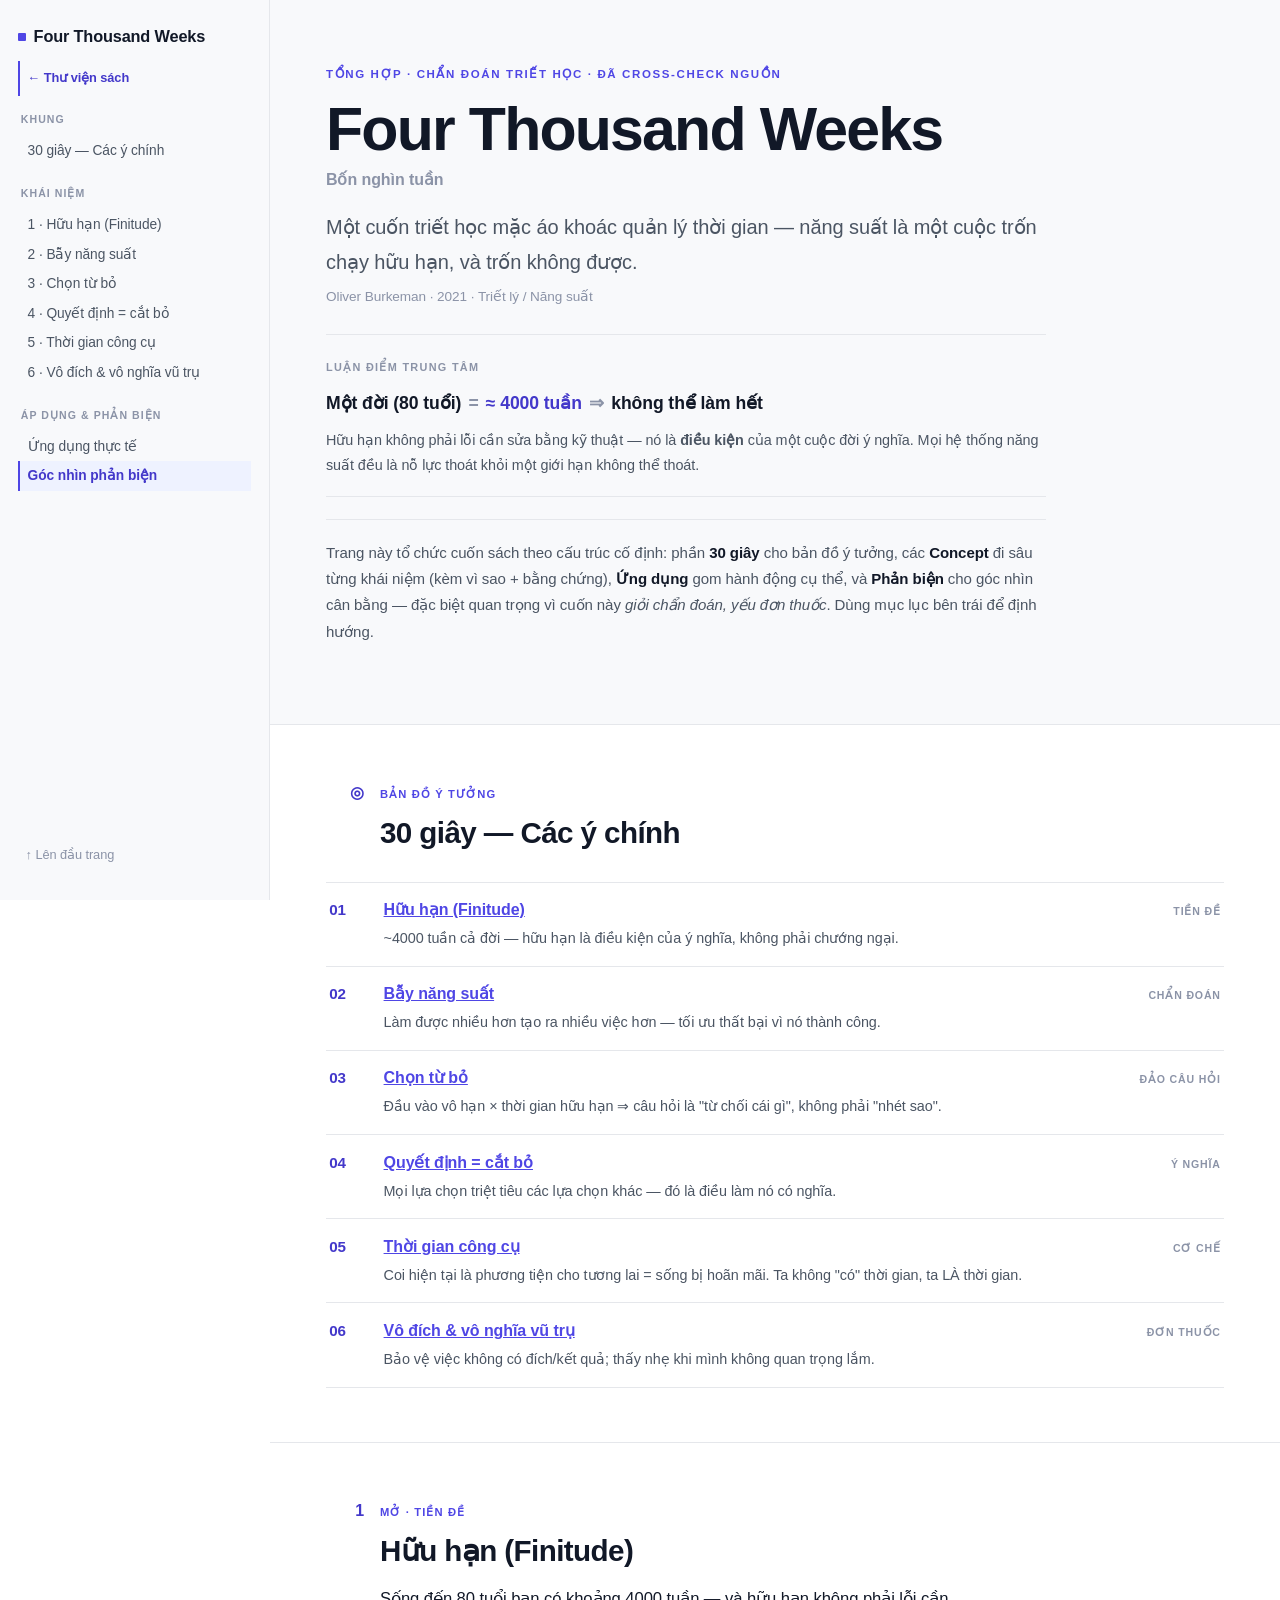
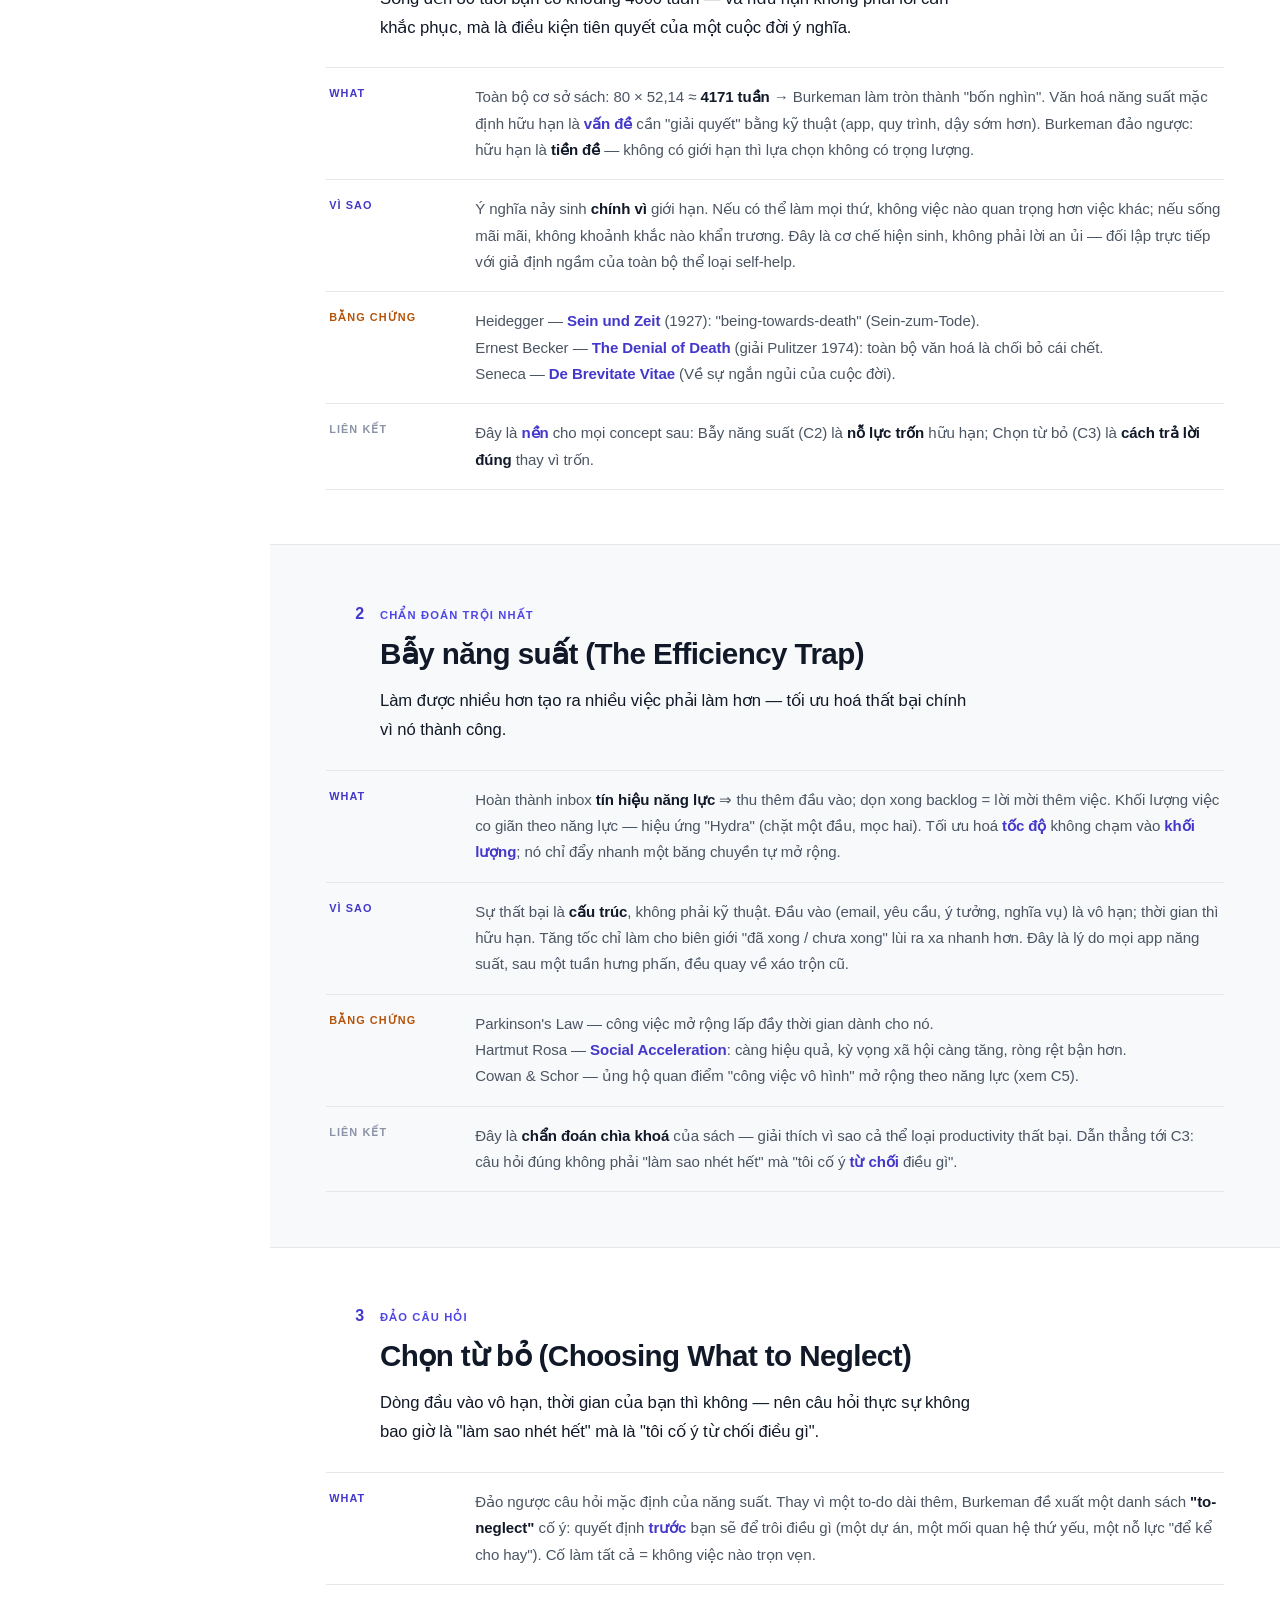
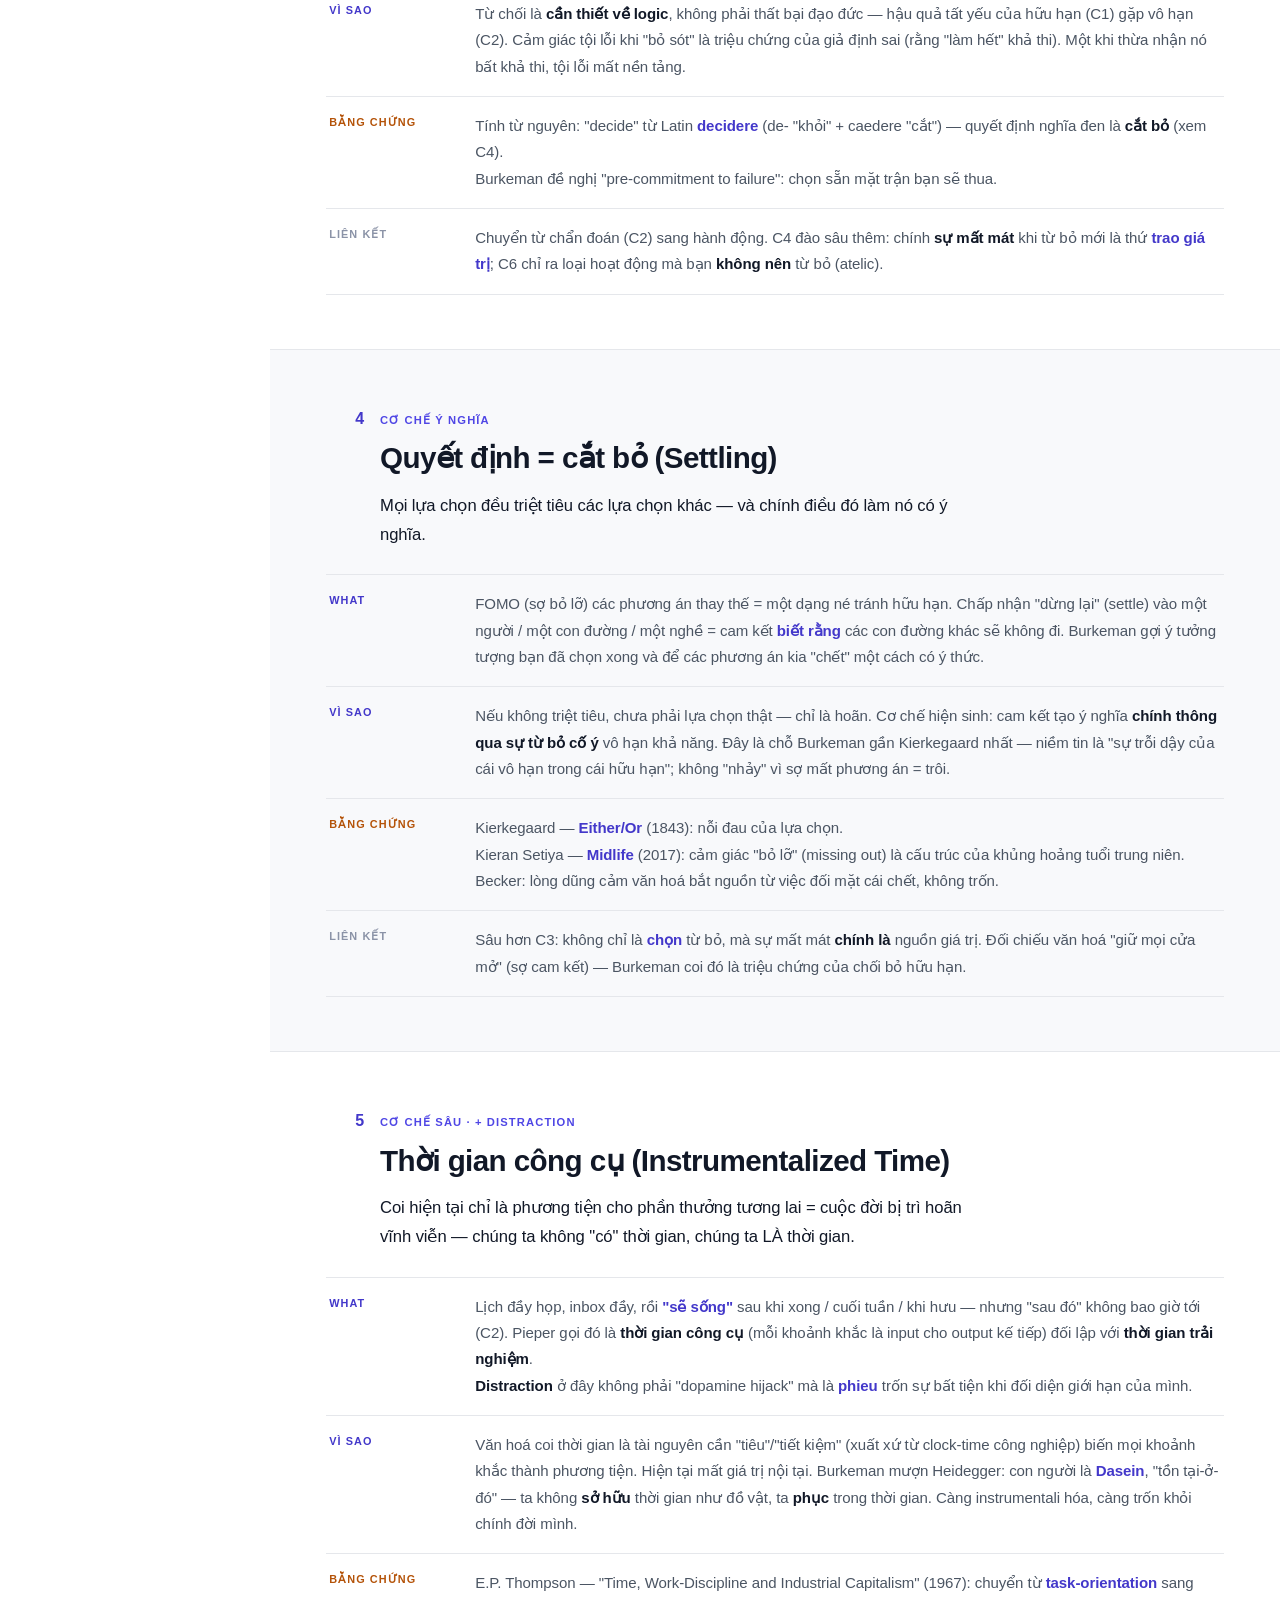
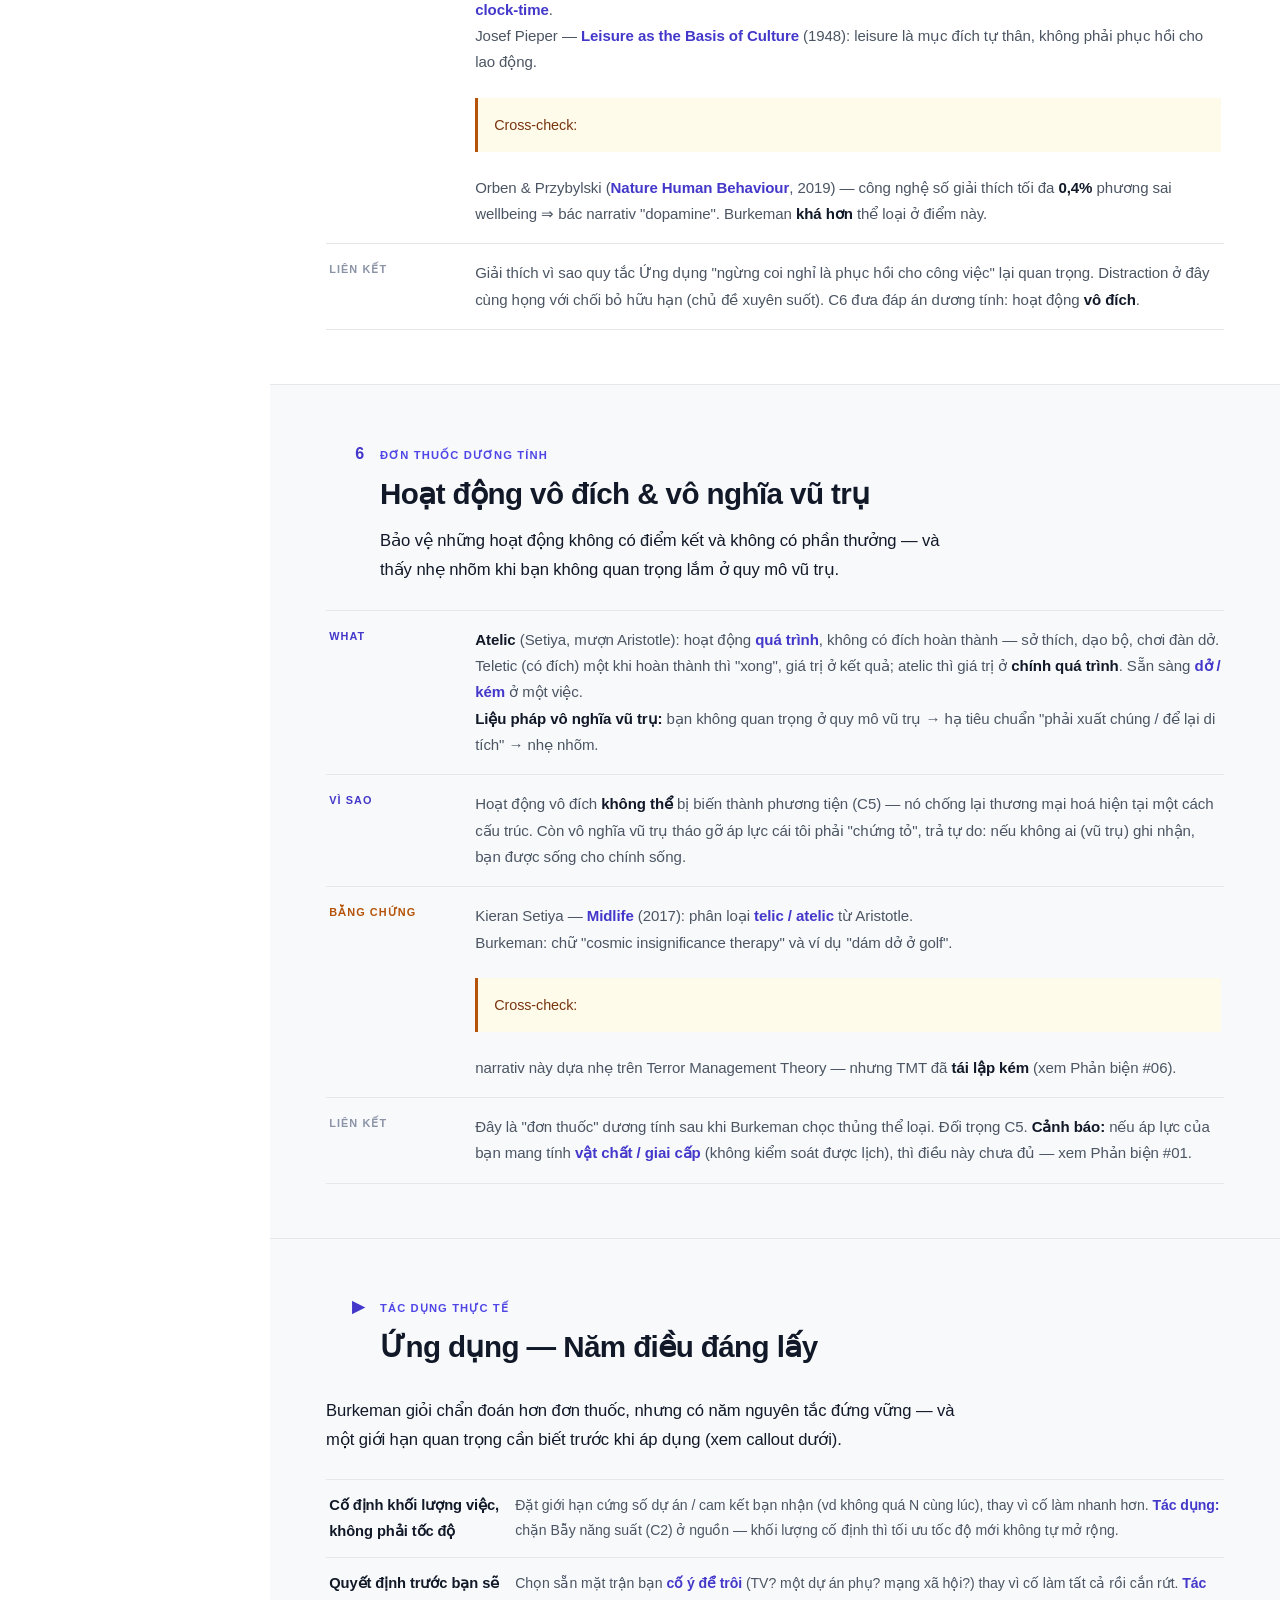
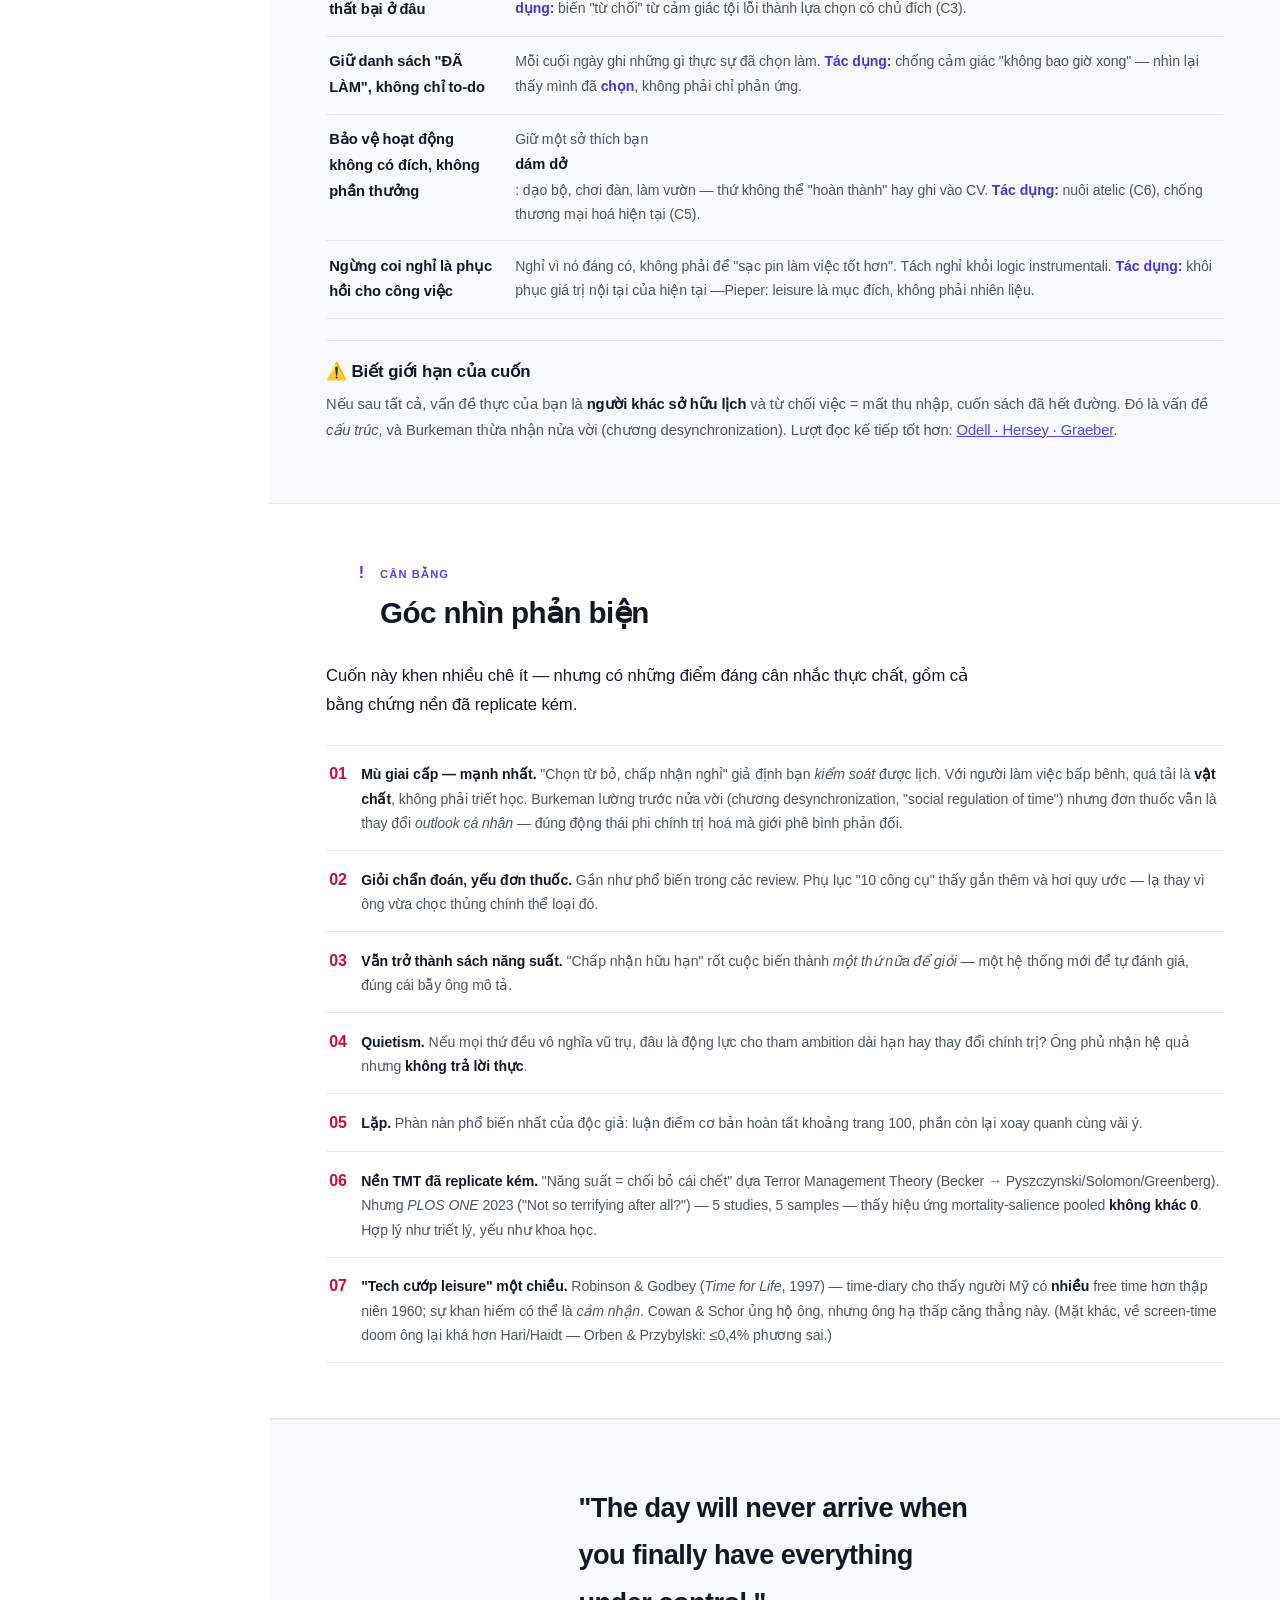
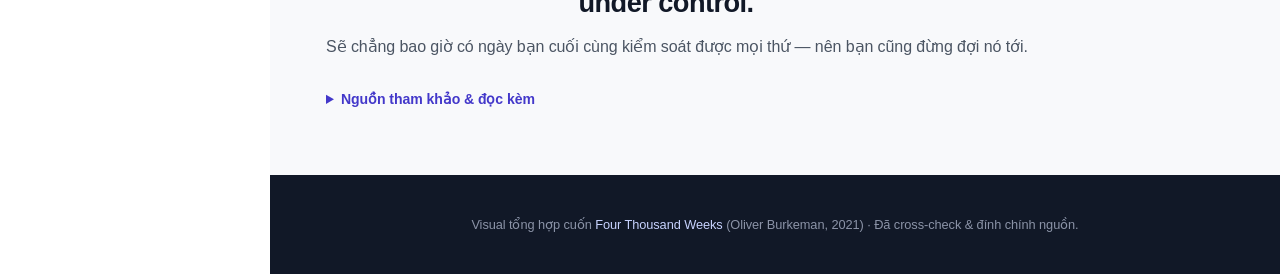
<file: books/four-thousand-weeks/index.html>
<!DOCTYPE html>
<html lang="vi">
<head>
  <meta charset="UTF-8" />
  <meta name="viewport" content="width=device-width, initial-scale=1.0" />
  <title>Four Thousand Weeks — Tổng hợp trực quan</title>
  <meta name="description" content="Tổng hợp trực quan, có hệ thống, cuốn Four Thousand Weeks của Oliver Burkeman — hữu hạn không phải lỗi, và 'làm hết mọi việc' là bất khả thi về cấu trúc." />

  <!-- Per-book accent: terra-cotta (trọng lực hiện sinh — phân biệt với Deep Work tím & Hyperfocus teal) -->
  <style>
    :root { --accent: #c2410c; --accent-d: #9a3412; --accent-tint: #ffedd5; }
  </style>

  <link rel="stylesheet" href="../../assets/book.css" />
</head>
<body>

  <div class="progress-bar" id="progressBar"></div>

  <div class="layout">

    <!-- ============ SIDEBAR ============ -->
    <aside class="sidebar" id="sidebar">
      <div class="sidebar__brand">
        <span class="sidebar__dot"></span>
        <span>Four Thousand Weeks</span>
        <button class="sidebar__close" id="sidebarClose" aria-label="Đóng menu">✕</button>
      </div>

      <a href="../../index.html" class="sidebar__back">← Thư viện sách</a>

      <nav class="tree" id="tree">
        <p class="tree__part">Khung</p>
        <a href="#frame" class="tree__l1">30 giây — Các ý chính</a>

        <p class="tree__part">Khái niệm</p>
        <a href="#concept-1" class="tree__l1">1 · Hữu hạn (Finitude)</a>
        <a href="#concept-2" class="tree__l1">2 · Bẫy năng suất</a>
        <a href="#concept-3" class="tree__l1">3 · Chọn từ bỏ</a>
        <a href="#concept-4" class="tree__l1">4 · Quyết định = cắt bỏ</a>
        <a href="#concept-5" class="tree__l1">5 · Thời gian công cụ</a>
        <a href="#concept-6" class="tree__l1">6 · Vô đích &amp; vô nghĩa vũ trụ</a>

        <p class="tree__part">Áp dụng &amp; Phản biện</p>
        <a href="#application" class="tree__l1">Ứng dụng thực tế</a>
        <a href="#critique" class="tree__l1">Góc nhìn phản biện</a>
      </nav>

      <a href="#top" class="sidebar__top">↑ Lên đầu trang</a>
    </aside>

    <!-- ============ MAIN ============ -->
    <main class="main" id="top">

      <div class="mobilebar">
        <button class="mobilebar__btn" id="menuBtn">☰ Mục lục</button>
      </div>

      <!-- ============ 0 · IDENTITY HERO ============ -->
      <section class="hero">
        <div class="hero__inner">
          <p class="hero__kicker">Tổng hợp · chẩn đoán triết học · đã cross-check nguồn</p>
          <h1 class="hero__title">Four Thousand Weeks</h1>
          <p class="hero__titlevi">Bốn nghìn tuần</p>
          <p class="hero__sub">Một cuốn triết học mặc áo khoác quản lý thời gian — năng suất là một cuộc trốn chạy hữu hạn, và trốn không được.</p>
          <p class="hero__meta">Oliver Burkeman · 2021 · Triết lý / Năng suất</p>

          <div class="hero__formula">
            <span class="hf__label">Luận điểm trung tâm</span>
            <div class="hf__eq">
              <span>Một đời (80 tuổi)</span>
              <span class="hf__op">=</span>
              <span class="hf__accent">≈ 4000 tuần</span>
              <span class="hf__op">⇒</span>
              <span>không thể làm hết</span>
            </div>
            <p class="hf__note">Hữu hạn không phải lỗi cần sửa bằng kỹ thuật — nó là <b>điều kiện</b> của một cuộc đời ý nghĩa. Mọi hệ thống năng suất đều là nỗ lực thoát khỏi một giới hạn không thể thoát.</p>
          </div>

          <p class="hero__intro">
            Trang này tổ chức cuốn sách theo cấu trúc cố định: phần <b>30 giây</b> cho bản đồ ý tưởng,
            các <b>Concept</b> đi sâu từng khái niệm (kèm vì sao + bằng chứng), <b>Ứng dụng</b> gom
            hành động cụ thể, và <b>Phản biện</b> cho góc nhìn cân bằng — đặc biệt quan trọng vì cuốn
            này <i>giỏi chẩn đoán, yếu đơn thuốc</i>. Dùng mục lục bên trái để định hướng.
          </p>
        </div>
      </section>

      <!-- ============ 1 · 30-SECOND FRAME ============ -->
      <section id="frame" class="frame">
        <div class="frame__head">
          <span class="frame__no">◎</span>
          <div>
            <p class="frame__part">Bản đồ ý tưởng</p>
            <h2>30 giây — Các ý chính</h2>
          </div>
        </div>
        <ol class="frame__list">
          <li>
            <div class="frame__main">
              <b><a href="#concept-1">Hữu hạn (Finitude)</a></b>
              <span>~4000 tuần cả đời — hữu hạn là điều kiện của ý nghĩa, không phải chướng ngại.</span>
            </div>
            <span class="frame__tag">Tiền đề</span>
          </li>
          <li>
            <div class="frame__main">
              <b><a href="#concept-2">Bẫy năng suất</a></b>
              <span>Làm được nhiều hơn tạo ra nhiều việc hơn — tối ưu thất bại vì nó thành công.</span>
            </div>
            <span class="frame__tag">Chẩn đoán</span>
          </li>
          <li>
            <div class="frame__main">
              <b><a href="#concept-3">Chọn từ bỏ</a></b>
              <span>Đầu vào vô hạn × thời gian hữu hạn ⇒ câu hỏi là "từ chối cái gì", không phải "nhét sao".</span>
            </div>
            <span class="frame__tag">Đảo câu hỏi</span>
          </li>
          <li>
            <div class="frame__main">
              <b><a href="#concept-4">Quyết định = cắt bỏ</a></b>
              <span>Mọi lựa chọn triệt tiêu các lựa chọn khác — đó là điều làm nó có nghĩa.</span>
            </div>
            <span class="frame__tag">Ý nghĩa</span>
          </li>
          <li>
            <div class="frame__main">
              <b><a href="#concept-5">Thời gian công cụ</a></b>
              <span>Coi hiện tại là phương tiện cho tương lai = sống bị hoãn mãi. Ta không "có" thời gian, ta LÀ thời gian.</span>
            </div>
            <span class="frame__tag">Cơ chế</span>
          </li>
          <li>
            <div class="frame__main">
              <b><a href="#concept-6">Vô đích &amp; vô nghĩa vũ trụ</a></b>
              <span>Bảo vệ việc không có đích/kết quả; thấy nhẹ khi mình không quan trọng lắm.</span>
            </div>
            <span class="frame__tag">Đơn thuốc</span>
          </li>
        </ol>
      </section>

      <!-- ============ 2 · CONCEPT DEEP-DIVES ============ -->

      <!-- Concept 1 — Finitude -->
      <section id="concept-1" class="concept">
        <div class="concept__head">
          <span class="concept__no">1</span>
          <div>
            <p class="concept__part">Mở · Tiền đề</p>
            <h2>Hữu hạn (Finitude)</h2>
          </div>
        </div>
        <p class="concept__def">Sống đến 80 tuổi bạn có khoảng 4000 tuần — và hữu hạn không phải lỗi cần khắc phục, mà là điều kiện tiên quyết của một cuộc đời ý nghĩa.</p>
        <div class="concept__rows">
          <div class="concept__row">
            <span class="concept__label">What</span>
            <p>
              Toàn bộ cơ sở sách: 80 × 52,14 ≈ <b>4171 tuần</b> → Burkeman làm tròn thành "bốn nghìn".
              Văn hoá năng suất mặc định hữu hạn là <i>vấn đề</i> cần "giải quyết" bằng kỹ thuật
              (app, quy trình, dậy sớm hơn). Burkeman đảo ngược: hữu hạn là <b>tiền đề</b> — không có giới hạn
              thì lựa chọn không có trọng lượng.
            </p>
          </div>
          <div class="concept__row">
            <span class="concept__label concept__label--why">Vì sao</span>
            <p>Ý nghĩa nảy sinh <b>chính vì</b> giới hạn. Nếu có thể làm mọi thứ, không việc nào quan trọng hơn việc khác; nếu sống mãi mãi, không khoảnh khắc nào khẩn trương. Đây là cơ chế hiện sinh, không phải lời an ủi — đối lập trực tiếp với giả định ngầm của toàn bộ thể loại self-help.</p>
          </div>
          <div class="concept__row">
            <span class="concept__label concept__label--evidence">Bằng chứng</span>
            <p>
              Heidegger — <i>Sein und Zeit</i> (1927): "being-towards-death" (Sein-zum-Tode).<br>
              Ernest Becker — <i>The Denial of Death</i> (giải Pulitzer 1974): toàn bộ văn hoá là chối bỏ cái chết.<br>
              Seneca — <i>De Brevitate Vitae</i> (Về sự ngắn ngủi của cuộc đời).
            </p>
          </div>
          <div class="concept__row">
            <span class="concept__label concept__label--link">Liên kết</span>
            <p>Đây là <i>nền</i> cho mọi concept sau: Bẫy năng suất (C2) là <b>nỗ lực trốn</b> hữu hạn; Chọn từ bỏ (C3) là <b>cách trả lời đúng</b> thay vì trốn.</p>
          </div>
        </div>
      </section>

      <!-- Concept 2 — The Efficiency Trap -->
      <section id="concept-2" class="concept concept--alt">
        <div class="concept__head">
          <span class="concept__no">2</span>
          <div>
            <p class="concept__part">Chẩn đoán trội nhất</p>
            <h2>Bẫy năng suất (The Efficiency Trap)</h2>
          </div>
        </div>
        <p class="concept__def">Làm được nhiều hơn tạo ra nhiều việc phải làm hơn — tối ưu hoá thất bại chính vì nó thành công.</p>
        <div class="concept__rows">
          <div class="concept__row">
            <span class="concept__label">What</span>
            <p>
              Hoàn thành inbox <b>tín hiệu năng lực</b> ⇒ thu thêm đầu vào; dọn xong backlog = lời mời thêm việc.
              Khối lượng việc co giãn theo năng lực — hiệu ứng "Hydra" (chặt một đầu, mọc hai). Tối ưu hoá
              <i>tốc độ</i> không chạm vào <i>khối lượng</i>; nó chỉ đẩy nhanh một băng chuyền tự mở rộng.
            </p>
          </div>
          <div class="concept__row">
            <span class="concept__label concept__label--why">Vì sao</span>
            <p>Sự thất bại là <b>cấu trúc</b>, không phải kỹ thuật. Đầu vào (email, yêu cầu, ý tưởng, nghĩa vụ) là vô hạn; thời gian thì hữu hạn. Tăng tốc chỉ làm cho biên giới "đã xong / chưa xong" lùi ra xa nhanh hơn. Đây là lý do mọi app năng suất, sau một tuần hưng phấn, đều quay về xáo trộn cũ.</p>
          </div>
          <div class="concept__row">
            <span class="concept__label concept__label--evidence">Bằng chứng</span>
            <p>
              Parkinson's Law — công việc mở rộng lấp đầy thời gian dành cho nó.<br>
              Hartmut Rosa — <i>Social Acceleration</i>: càng hiệu quả, kỳ vọng xã hội càng tăng, ròng rệt bận hơn.<br>
              Cowan &amp; Schor — ủng hộ quan điểm "công việc vô hình" mở rộng theo năng lực (xem C5).
            </p>
          </div>
          <div class="concept__row">
            <span class="concept__label concept__label--link">Liên kết</span>
            <p>Đây là <b>chẩn đoán chìa khoá</b> của sách — giải thích vì sao cả thể loại productivity thất bại. Dẫn thẳng tới C3: câu hỏi đúng không phải "làm sao nhét hết" mà "tôi cố ý <i>từ chối</i> điều gì".</p>
          </div>
        </div>
      </section>

      <!-- Concept 3 — Choosing What to Neglect -->
      <section id="concept-3" class="concept">
        <div class="concept__head">
          <span class="concept__no">3</span>
          <div>
            <p class="concept__part">Đảo câu hỏi</p>
            <h2>Chọn từ bỏ (Choosing What to Neglect)</h2>
          </div>
        </div>
        <p class="concept__def">Dòng đầu vào vô hạn, thời gian của bạn thì không — nên câu hỏi thực sự không bao giờ là "làm sao nhét hết" mà là "tôi cố ý từ chối điều gì".</p>
        <div class="concept__rows">
          <div class="concept__row">
            <span class="concept__label">What</span>
            <p>
              Đảo ngược câu hỏi mặc định của năng suất. Thay vì một to-do dài thêm, Burkeman đề xuất
              một danh sách <b>"to-neglect"</b> cố ý: quyết định <i>trước</i> bạn sẽ để trôi điều gì
              (một dự án, một mối quan hệ thứ yếu, một nỗ lực "để kể cho hay"). Cố làm tất cả = không
              việc nào trọn vẹn.
            </p>
          </div>
          <div class="concept__row">
            <span class="concept__label concept__label--why">Vì sao</span>
            <p>Từ chối là <b>cần thiết về logic</b>, không phải thất bại đạo đức — hậu quả tất yếu của hữu hạn (C1) gặp vô hạn (C2). Cảm giác tội lỗi khi "bỏ sót" là triệu chứng của giả định sai (rằng "làm hết" khả thi). Một khi thừa nhận nó bất khả thi, tội lỗi mất nền tảng.</p>
          </div>
          <div class="concept__row">
            <span class="concept__label concept__label--evidence">Bằng chứng</span>
            <p>
              Tính từ nguyên: "decide" từ Latin <i>decidere</i> (de- "khỏi" + caedere "cắt") — quyết định nghĩa đen là <b>cắt bỏ</b> (xem C4).<br>
              Burkeman đề nghị "pre-commitment to failure": chọn sẵn mặt trận bạn sẽ thua.
            </p>
          </div>
          <div class="concept__row">
            <span class="concept__label concept__label--link">Liên kết</span>
            <p>Chuyển từ chẩn đoán (C2) sang hành động. C4 đào sâu thêm: chính <b>sự mất mát</b> khi từ bỏ mới là thứ <i>trao giá trị</i>; C6 chỉ ra loại hoạt động mà bạn <b>không nên</b> từ bỏ (atelic).</p>
          </div>
        </div>
      </section>

      <!-- Concept 4 — Settling / Decide = Cut Off -->
      <section id="concept-4" class="concept concept--alt">
        <div class="concept__head">
          <span class="concept__no">4</span>
          <div>
            <p class="concept__part">Cơ chế ý nghĩa</p>
            <h2>Quyết định = cắt bỏ (Settling)</h2>
          </div>
        </div>
        <p class="concept__def">Mọi lựa chọn đều triệt tiêu các lựa chọn khác — và chính điều đó làm nó có ý nghĩa.</p>
        <div class="concept__rows">
          <div class="concept__row">
            <span class="concept__label">What</span>
            <p>
              FOMO (sợ bỏ lỡ) các phương án thay thế = một dạng né tránh hữu hạn. Chấp nhận "dừng lại"
              (settle) vào một người / một con đường / một nghề = cam kết <i>biết rằng</i> các con đường
              khác sẽ không đi. Burkeman gợi ý tưởng tượng bạn đã chọn xong và để các phương án kia
              "chết" một cách có ý thức.
            </p>
          </div>
          <div class="concept__row">
            <span class="concept__label concept__label--why">Vì sao</span>
            <p>Nếu không triệt tiêu, chưa phải lựa chọn thật — chỉ là hoãn. Cơ chế hiện sinh: cam kết tạo ý nghĩa <b>chính thông qua sự từ bỏ cố ý</b> vô hạn khả năng. Đây là chỗ Burkeman gần Kierkegaard nhất — niềm tin là "sự trỗi dậy của cái vô hạn trong cái hữu hạn"; không "nhảy" vì sợ mất phương án = trôi.</p>
          </div>
          <div class="concept__row">
            <span class="concept__label concept__label--evidence">Bằng chứng</span>
            <p>
              Kierkegaard — <i>Either/Or</i> (1843): nỗi đau của lựa chọn.<br>
              Kieran Setiya — <i>Midlife</i> (2017): cảm giác "bỏ lỡ" (missing out) là cấu trúc của khủng hoảng tuổi trung niên.<br>
              Becker: lòng dũng cảm văn hoá bắt nguồn từ việc đối mặt cái chết, không trốn.
            </p>
          </div>
          <div class="concept__row">
            <span class="concept__label concept__label--link">Liên kết</span>
            <p>Sâu hơn C3: không chỉ là <i>chọn</i> từ bỏ, mà sự mất mát <b>chính là</b> nguồn giá trị. Đối chiếu văn hoá "giữ mọi cửa mở" (sợ cam kết) — Burkeman coi đó là triệu chứng của chối bỏ hữu hạn.</p>
          </div>
        </div>
      </section>

      <!-- Concept 5 — Instrumentalized Time -->
      <section id="concept-5" class="concept">
        <div class="concept__head">
          <span class="concept__no">5</span>
          <div>
            <p class="concept__part">Cơ chế sâu · + Distraction</p>
            <h2>Thời gian công cụ (Instrumentalized Time)</h2>
          </div>
        </div>
        <p class="concept__def">Coi hiện tại chỉ là phương tiện cho phần thưởng tương lai = cuộc đời bị trì hoãn vĩnh viễn — chúng ta không "có" thời gian, chúng ta LÀ thời gian.</p>
        <div class="concept__rows">
          <div class="concept__row">
            <span class="concept__label">What</span>
            <p>
              Lịch đầy họp, inbox đầy, rồi <i>"sẽ sống"</i> sau khi xong / cuối tuần / khi hưu — nhưng
              "sau đó" không bao giờ tới (C2). Pieper gọi đó là <b>thời gian công cụ</b> (mỗi khoảnh khắc
              là input cho output kế tiếp) đối lập với <b>thời gian trải nghiệm</b>. <br>
              <b>Distraction</b> ở đây không phải "dopamine hijack" mà là <i>phieu</i> trốn sự bất tiện
              khi đối diện giới hạn của mình.
            </p>
          </div>
          <div class="concept__row">
            <span class="concept__label concept__label--why">Vì sao</span>
            <p>Văn hoá coi thời gian là tài nguyên cần "tiêu"/"tiết kiệm" (xuất xứ từ clock-time công nghiệp) biến mọi khoảnh khắc thành phương tiện. Hiện tại mất giá trị nội tại. Burkeman mượn Heidegger: con người là <i>Dasein</i>, "tồn tại-ở-đó" — ta không <b>sở hữu</b> thời gian như đồ vật, ta <b>phục</b> trong thời gian. Càng instrumentali hóa, càng trốn khỏi chính đời mình.</p>
          </div>
          <div class="concept__row">
            <span class="concept__label concept__label--evidence">Bằng chứng</span>
            <p>
              E.P. Thompson — "Time, Work-Discipline and Industrial Capitalism" (1967): chuyển từ <i>task-orientation</i> sang <i>clock-time</i>.<br>
              Josef Pieper — <i>Leisure as the Basis of Culture</i> (1948): leisure là mục đích tự thân, không phải phục hồi cho lao động.<br>
              <span class="alert">Cross-check:</span> Orben &amp; Przybylski (<i>Nature Human Behaviour</i>, 2019) — công nghệ số giải thích tối đa <b>0,4%</b> phương sai wellbeing ⇒ bác narrativ "dopamine". Burkeman <b>khá hơn</b> thể loại ở điểm này.
            </p>
          </div>
          <div class="concept__row">
            <span class="concept__label concept__label--link">Liên kết</span>
            <p>Giải thích vì sao quy tắc Ứng dụng "ngừng coi nghỉ là phục hồi cho công việc" lại quan trọng. Distraction ở đây cùng họng với chối bỏ hữu hạn (chủ đề xuyên suốt). C6 đưa đáp án dương tính: hoạt động <b>vô đích</b>.</p>
          </div>
        </div>
      </section>

      <!-- Concept 6 — Atelic Activity + Cosmic Insignificance -->
      <section id="concept-6" class="concept concept--alt">
        <div class="concept__head">
          <span class="concept__no">6</span>
          <div>
            <p class="concept__part">Đơn thuốc dương tính</p>
            <h2>Hoạt động vô đích &amp; vô nghĩa vũ trụ</h2>
          </div>
        </div>
        <p class="concept__def">Bảo vệ những hoạt động không có điểm kết và không có phần thưởng — và thấy nhẹ nhõm khi bạn không quan trọng lắm ở quy mô vũ trụ.</p>
        <div class="concept__rows">
          <div class="concept__row">
            <span class="concept__label">What</span>
            <p>
              <b>Atelic</b> (Setiya, mượn Aristotle): hoạt động <i>quá trình</i>, không có đích hoàn thành —
              sở thích, dạo bộ, chơi đàn dở. Teletic (có đích) một khi hoàn thành thì "xong", giá trị ở kết quả;
              atelic thì giá trị ở <b>chính quá trình</b>. Sẵn sàng <i>dở / kém</i> ở một việc.<br>
              <b>Liệu pháp vô nghĩa vũ trụ:</b> bạn không quan trọng ở quy mô vũ trụ → hạ tiêu chuẩn
              "phải xuất chúng / để lại di tích" → nhẹ nhõm.
            </p>
          </div>
          <div class="concept__row">
            <span class="concept__label concept__label--why">Vì sao</span>
            <p>Hoạt động vô đích <b>không thể</b> bị biến thành phương tiện (C5) — nó chống lại thương mại hoá hiện tại một cách cấu trúc. Còn vô nghĩa vũ trụ tháo gỡ áp lực cái tôi phải "chứng tỏ", trả tự do: nếu không ai (vũ trụ) ghi nhận, bạn được sống cho chính sống.</p>
          </div>
          <div class="concept__row">
            <span class="concept__label concept__label--evidence">Bằng chứng</span>
            <p>
              Kieran Setiya — <i>Midlife</i> (2017): phân loại <i>telic / atelic</i> từ Aristotle.<br>
              Burkeman: chữ "cosmic insignificance therapy" và ví dụ "dám dở ở golf".<br>
              <span class="alert">Cross-check:</span> narrativ này dựa nhẹ trên Terror Management Theory — nhưng TMT đã <b>tái lập kém</b> (xem Phản biện #06).
            </p>
          </div>
          <div class="concept__row">
            <span class="concept__label concept__label--link">Liên kết</span>
            <p>Đây là "đơn thuốc" dương tính sau khi Burkeman chọc thủng thể loại. Đối trọng C5. <b>Cảnh báo:</b> nếu áp lực của bạn mang tính <i>vật chất / giai cấp</i> (không kiểm soát được lịch), thì điều này chưa đủ — xem Phản biện #01.</p>
          </div>
        </div>
      </section>

      <!-- ============ 3 · APPLICATION LAB ============ -->
      <section id="application" class="sec sec--alt">
        <div class="sec__head">
          <span class="sec__no">▶</span>
          <div>
            <p class="sec__part">Tác dụng thực tế</p>
            <h2>Ứng dụng — Năm điều đáng lấy</h2>
          </div>
        </div>
        <p class="lede">
          Burkeman giỏi chẩn đoán hơn đơn thuốc, nhưng có năm nguyên tắc đứng vững — và một giới hạn
          quan trọng cần biết trước khi áp dụng (xem callout dưới).
        </p>

        <div class="ticks">
          <div class="tick"><b>Cố định khối lượng việc, không phải tốc độ</b><span>Đặt giới hạn cứng số dự án / cam kết bạn nhận (vd không quá N cùng lúc), thay vì cố làm nhanh hơn. <i>Tác dụng:</i> chặn Bẫy năng suất (C2) ở nguồn — khối lượng cố định thì tối ưu tốc độ mới không tự mở rộng.</span></div>
          <div class="tick"><b>Quyết định trước bạn sẽ thất bại ở đâu</b><span>Chọn sẵn mặt trận bạn <i>cố ý để trôi</i> (TV? một dự án phụ? mạng xã hội?) thay vì cố làm tất cả rồi cắn rứt. <i>Tác dụng:</i> biến "từ chối" từ cảm giác tội lỗi thành lựa chọn có chủ đích (C3).</span></div>
          <div class="tick"><b>Giữ danh sách "ĐÃ LÀM", không chỉ to-do</b><span>Mỗi cuối ngày ghi những gì thực sự đã chọn làm. <i>Tác dụng:</i> chống cảm giác "không bao giờ xong" — nhìn lại thấy mình đã <i>chọn</i>, không phải chỉ phản ứng.</span></div>
          <div class="tick"><b>Bảo vệ hoạt động không có đích, không phần thưởng</b><span>Giữ một sở thích bạn <b>dám dở</b>: dạo bộ, chơi đàn, làm vườn — thứ không thể "hoàn thành" hay ghi vào CV. <i>Tác dụng:</i> nuôi atelic (C6), chống thương mại hoá hiện tại (C5).</span></div>
          <div class="tick"><b>Ngừng coi nghỉ là phục hồi cho công việc</b><span>Nghỉ vì nó đáng có, không phải để "sạc pin làm việc tốt hơn". Tách nghỉ khỏi logic instrumentali. <i>Tác dụng:</i> khôi phục giá trị nội tại của hiện tại —Pieper: leisure là mục đích, không phải nhiên liệu.</span></div>
        </div>

        <div class="callout">
          <div class="callout__t">⚠️ Biết giới hạn của cuốn</div>
          <p>Nếu sau tất cả, vấn đề thực của bạn là <b>người khác sở hữu lịch</b> và từ chối việc = mất thu nhập,
            cuốn sách đã hết đường. Đó là vấn đề <i>cấu trúc</i>, và Burkeman thừa nhận nửa vời (chương
            desynchronization). Lượt đọc kế tiếp tốt hơn:
            <a href="#critique">Odell · Hersey · Graeber</a>.</p>
        </div>
      </section>

      <!-- ============ 4 · CRITICAL LENS ============ -->
      <section id="critique" class="sec">
        <div class="sec__head">
          <span class="sec__no">!</span>
          <div>
            <p class="sec__part">Cân bằng</p>
            <h2>Góc nhìn phản biện</h2>
          </div>
        </div>
        <p class="lede">Cuốn này khen nhiều chê ít — nhưng có những điểm đáng cân nhắc thực chất, gồm cả bằng chứng nền đã replicate kém.</p>
        <div class="crit-grid">
          <div class="crit"><span class="crit__n">01</span><p><b>Mù giai cấp — mạnh nhất.</b> "Chọn từ bỏ, chấp nhận nghỉ" giả định bạn <i>kiểm soát</i> được lịch. Với người làm việc bấp bênh, quá tải là <b>vật chất</b>, không phải triết học. Burkeman lường trước nửa vời (chương desynchronization, "social regulation of time") nhưng đơn thuốc vẫn là thay đổi <i>outlook cá nhân</i> — đúng động thái phi chính trị hoá mà giới phê bình phản đối.</p></div>
          <div class="crit"><span class="crit__n">02</span><p><b>Giỏi chẩn đoán, yếu đơn thuốc.</b> Gần như phổ biến trong các review. Phụ lục "10 công cụ" thấy gắn thêm và hơi quy ước — lạ thay vì ông vừa chọc thủng chính thể loại đó.</p></div>
          <div class="crit"><span class="crit__n">03</span><p><b>Vẫn trở thành sách năng suất.</b> "Chấp nhận hữu hạn" rốt cuộc biến thành <i>một thứ nữa để giỏi</i> — một hệ thống mới để tự đánh giá, đúng cái bẫy ông mô tả.</p></div>
          <div class="crit"><span class="crit__n">04</span><p><b>Quietism.</b> Nếu mọi thứ đều vô nghĩa vũ trụ, đâu là động lực cho tham ambition dài hạn hay thay đổi chính trị? Ông phủ nhận hệ quả nhưng <b>không trả lời thực</b>.</p></div>
          <div class="crit"><span class="crit__n">05</span><p><b>Lặp.</b> Phàn nàn phổ biến nhất của độc giả: luận điểm cơ bản hoàn tất khoảng trang 100, phần còn lại xoay quanh cùng vài ý.</p></div>
          <div class="crit"><span class="crit__n">06</span><p><b>Nền TMT đã replicate kém.</b> "Năng suất = chối bỏ cái chết" dựa Terror Management Theory (Becker → Pyszczynski/Solomon/Greenberg). Nhưng <i>PLOS ONE</i> 2023 ("Not so terrifying after all?") — 5 studies, 5 samples — thấy hiệu ứng mortality-salience pooled <b>không khác 0</b>. Hợp lý như triết lý, yếu như khoa học.</p></div>
          <div class="crit"><span class="crit__n">07</span><p><b>"Tech cướp leisure" một chiều.</b> Robinson &amp; Godbey (<i>Time for Life</i>, 1997) — time-diary cho thấy người Mỹ có <b>nhiều</b> free time hơn thập niên 1960; sự khan hiếm có thể là <i>cảm nhận</i>. Cowan &amp; Schor ủng hộ ông, nhưng ông hạ thấp căng thẳng này. (Mặt khác, về screen-time doom ông lại khá hơn Hari/Haidt — Orben &amp; Przybylski: ≤0,4% phương sai.)</p></div>
        </div>
      </section>

      <!-- ============ 5 · CLOSING ============ -->
      <section class="closing">
        <blockquote class="closing__q">"The day will never arrive when you finally have everything under control."</blockquote>
        <p class="closing__t">Sẽ chẳng bao giờ có ngày bạn cuối cùng kiểm soát được mọi thứ — nên bạn cũng đừng đợi nó tới.</p>

        <details class="sources">
          <summary>Nguồn tham khảo &amp; đọc kèm</summary>
          <ul>
            <li>Oliver Burkeman — <i>Four Thousand Weeks: Time Management for Mortals</i> (FSG, 2021).</li>
            <li>Martin Heidegger — <i>Sein und Zeit</i> (1927): being-towards-death.</li>
            <li>Ernest Becker — <i>The Denial of Death</i> (1974, Pulitzer).</li>
            <li>Seneca — <i>De Brevitate Vitae</i> (Về sự ngắn ngủi của cuộc đời).</li>
            <li>Kieran Setiya — <i>Midlife</i> (2017): telic / atelic.</li>
            <li>E.P. Thompson — "Time, Work-Discipline and Industrial Capitalism" (1967).</li>
            <li>Josef Pieper — <i>Leisure as the Basis of Culture</i> (1948).</li>
            <li>Hartmut Rosa — <i>Social Acceleration</i>.</li>
            <li>"Not so terrifying after all?" — <i>PLOS ONE</i> (2023): replication TMT.</li>
            <li>Orben &amp; Przybylski — <i>Nature Human Behaviour</i> (2019): digital tech ≤0,4% phương sai wellbeing.</li>
            <li>Robinson &amp; Godbey — <i>Time for Life</i> (1997): time-diary.</li>
            <li><b>Đọc kèm (góc chính trị / cấu trúc):</b> Jenny Odell (<i>How to Do Nothing</i>, <i>Saving Time</i>); Tricia Hersey (<i>Rest Is Resistance</i>); David Graeber (<i>Bullshit Jobs</i>).</li>
            <li><b>Đối chiếu ngược:</b> Cal Newport — <a href="../deep-work/index.html">Deep Work</a> (2016) &amp; <i>Slow Productivity</i> (2024); James Clear — <i>Atomic Habits</i>.</li>
          </ul>
        </details>
      </section>

      <footer class="footer">
        <p>Visual tổng hợp cuốn <em>Four Thousand Weeks</em> (Oliver Burkeman, 2021) · Đã cross-check &amp; đính chính nguồn.</p>
      </footer>
    </main>
  </div>

  <script src="../../assets/book.js"></script>
</body>
</html>
</file>
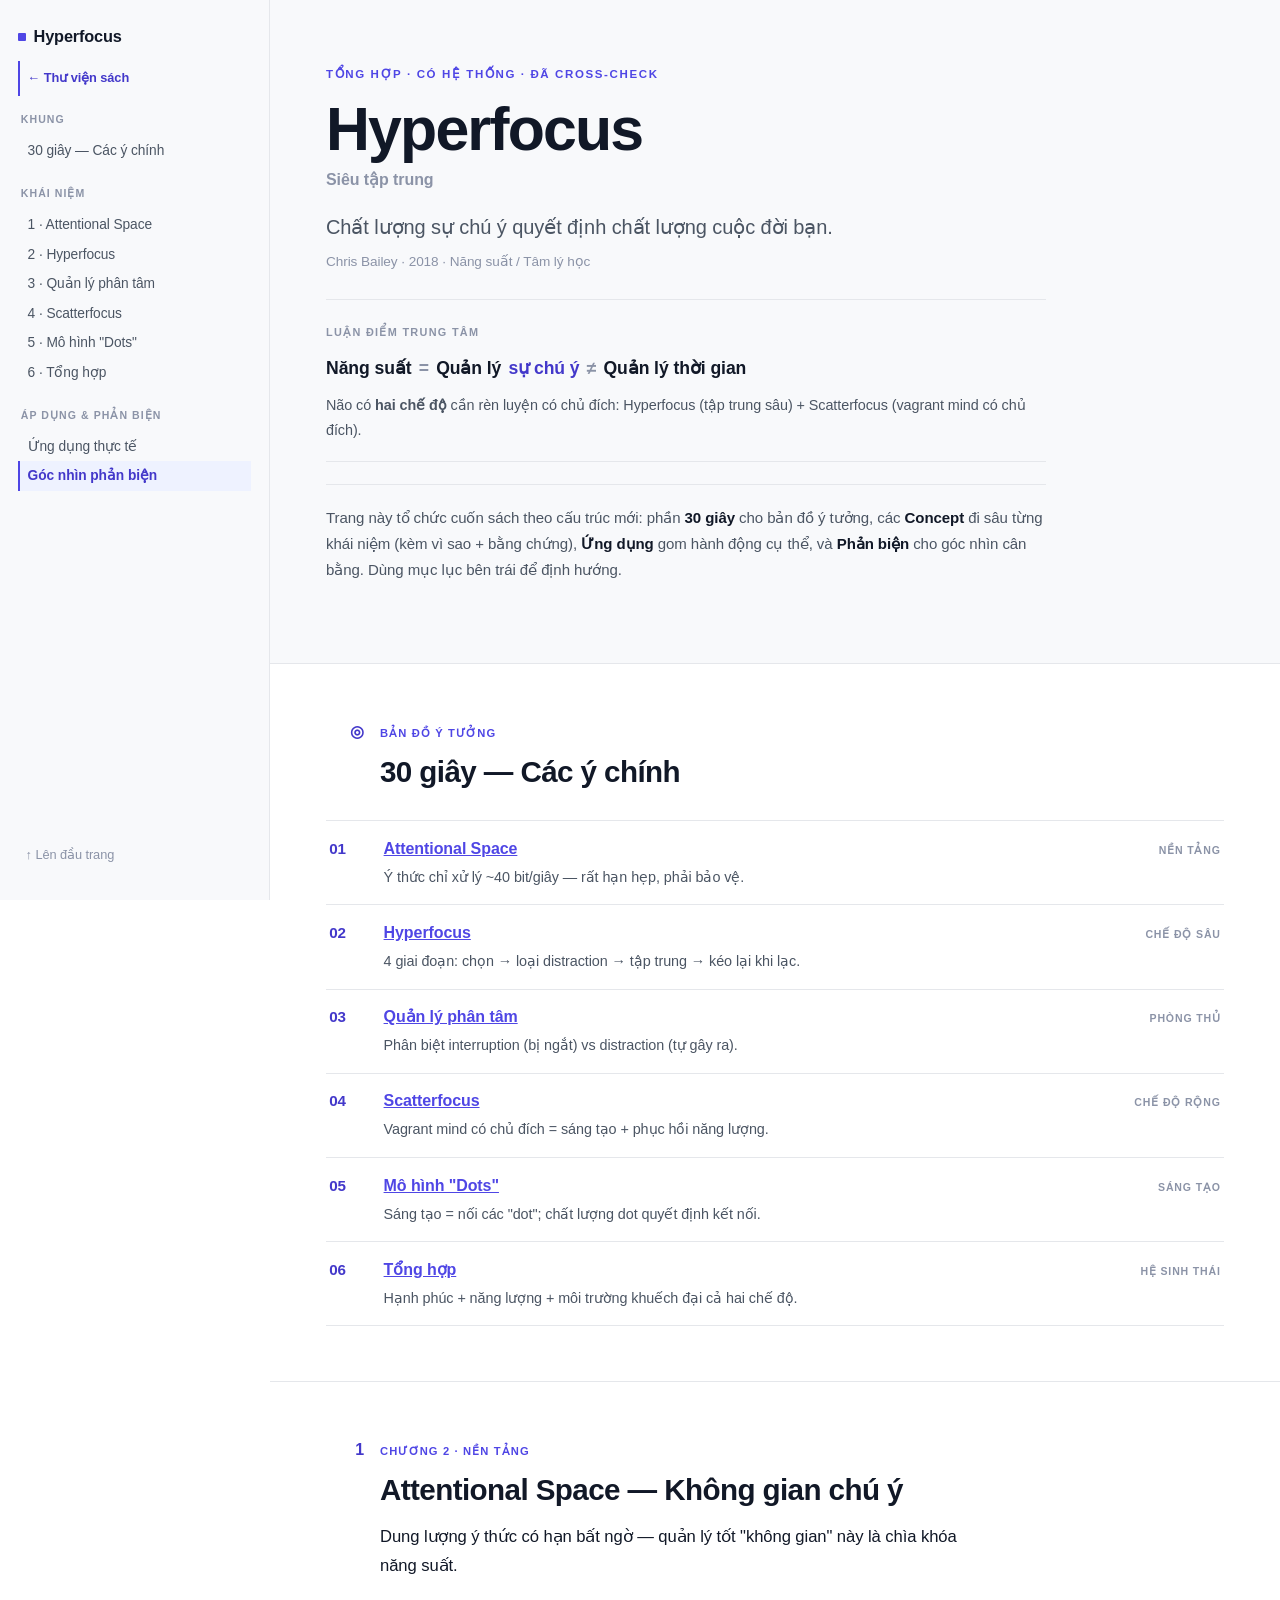
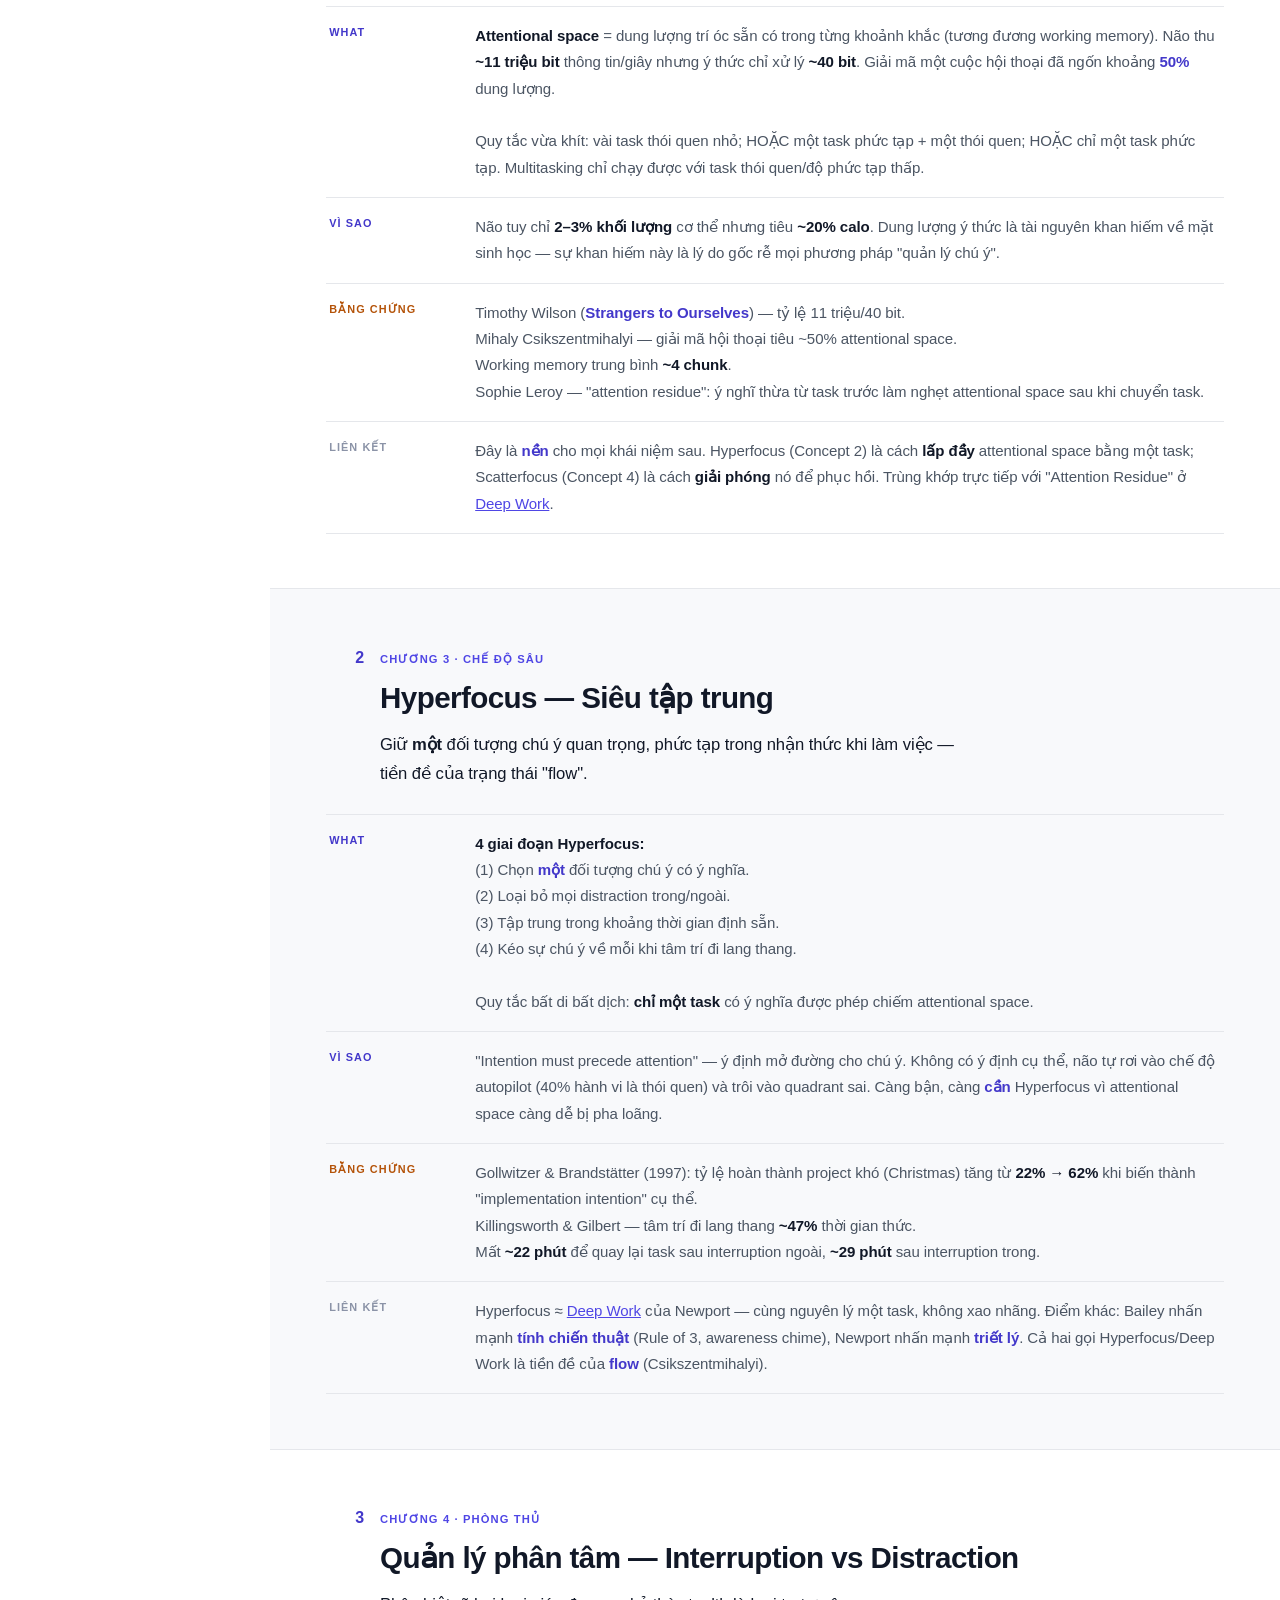
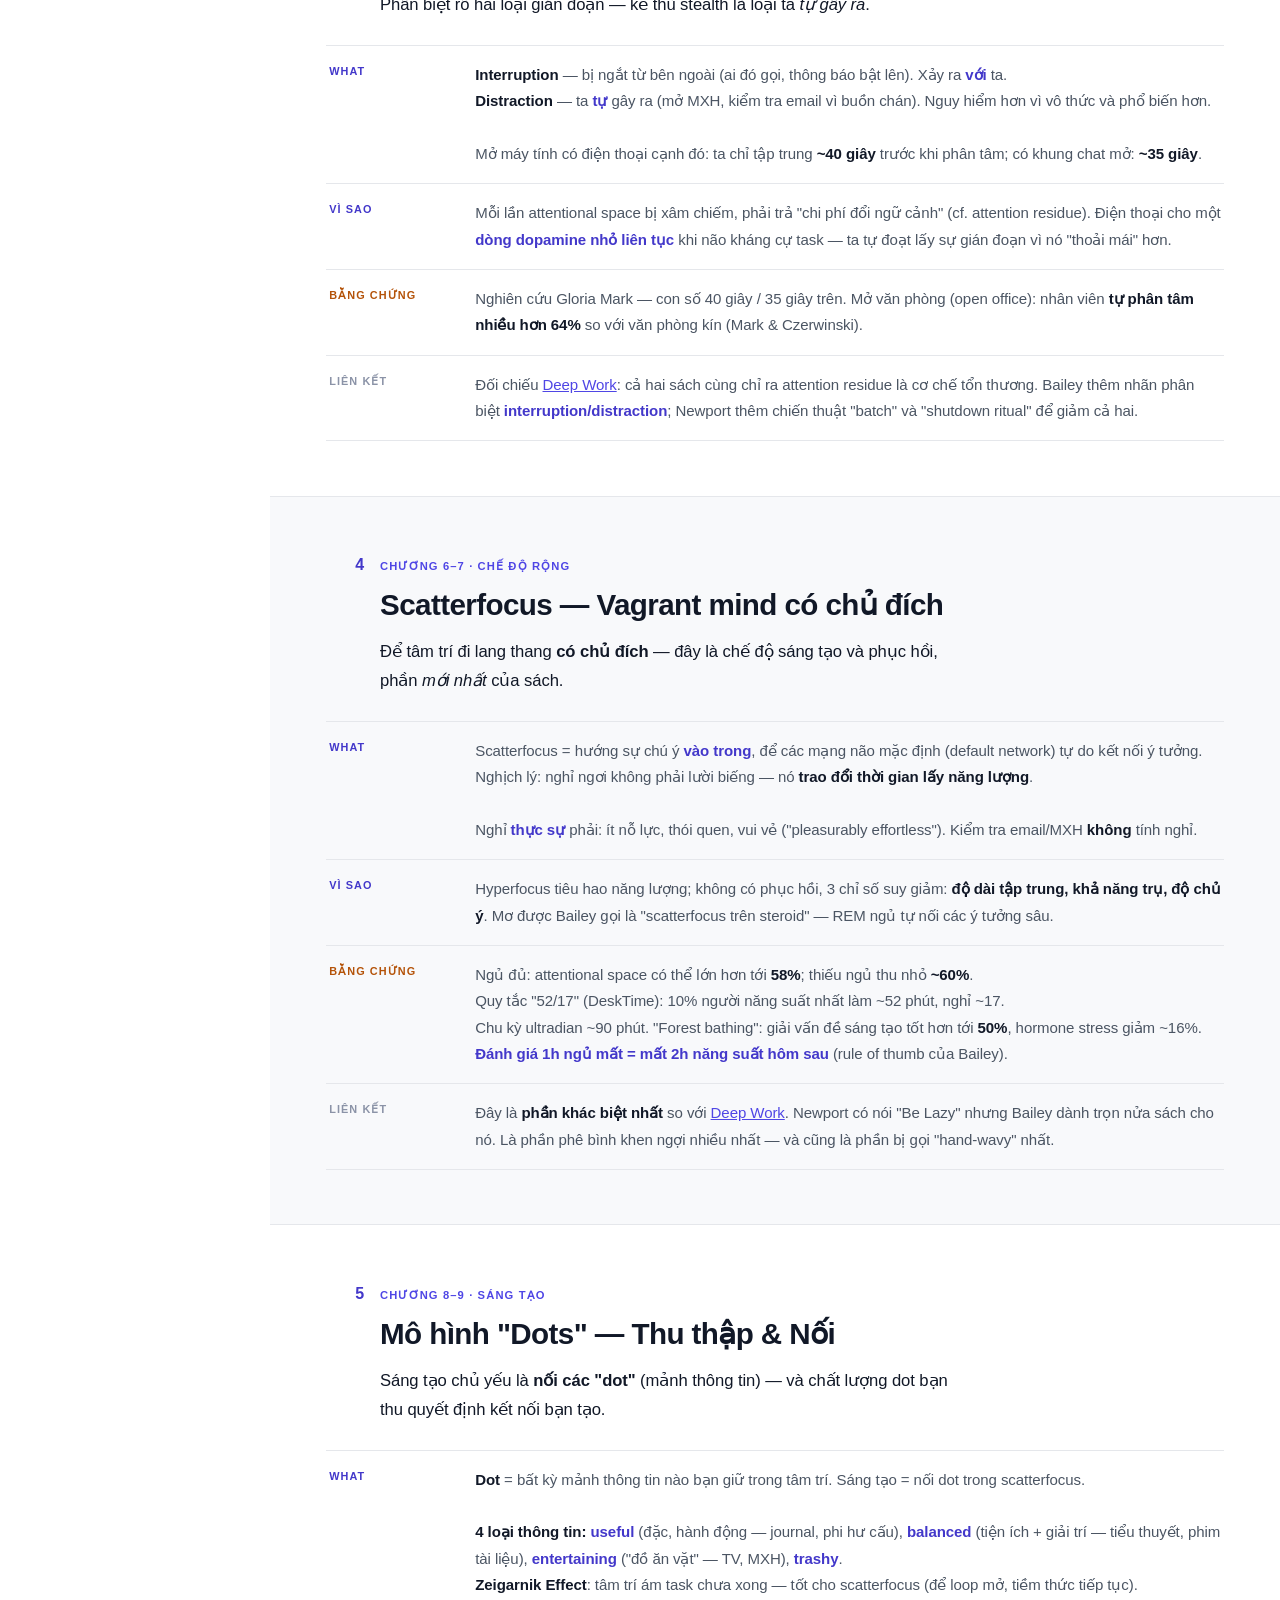
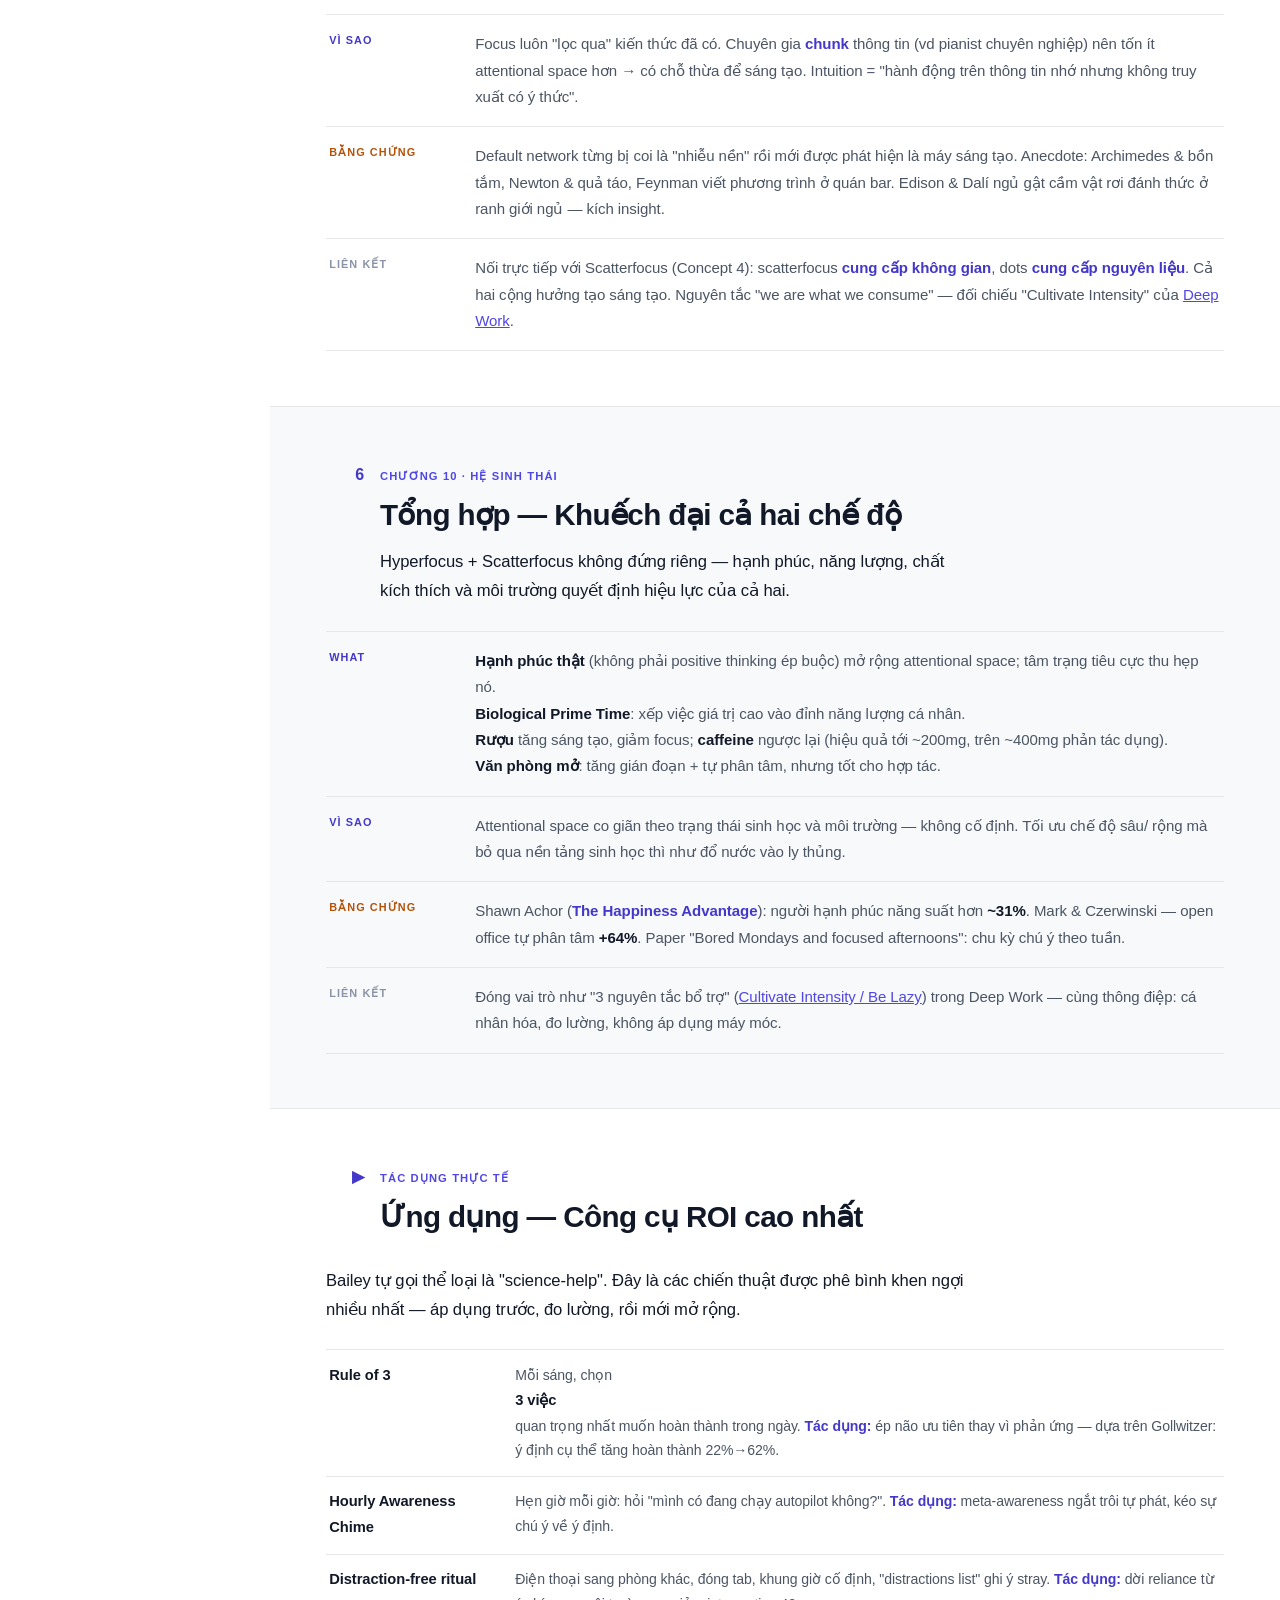
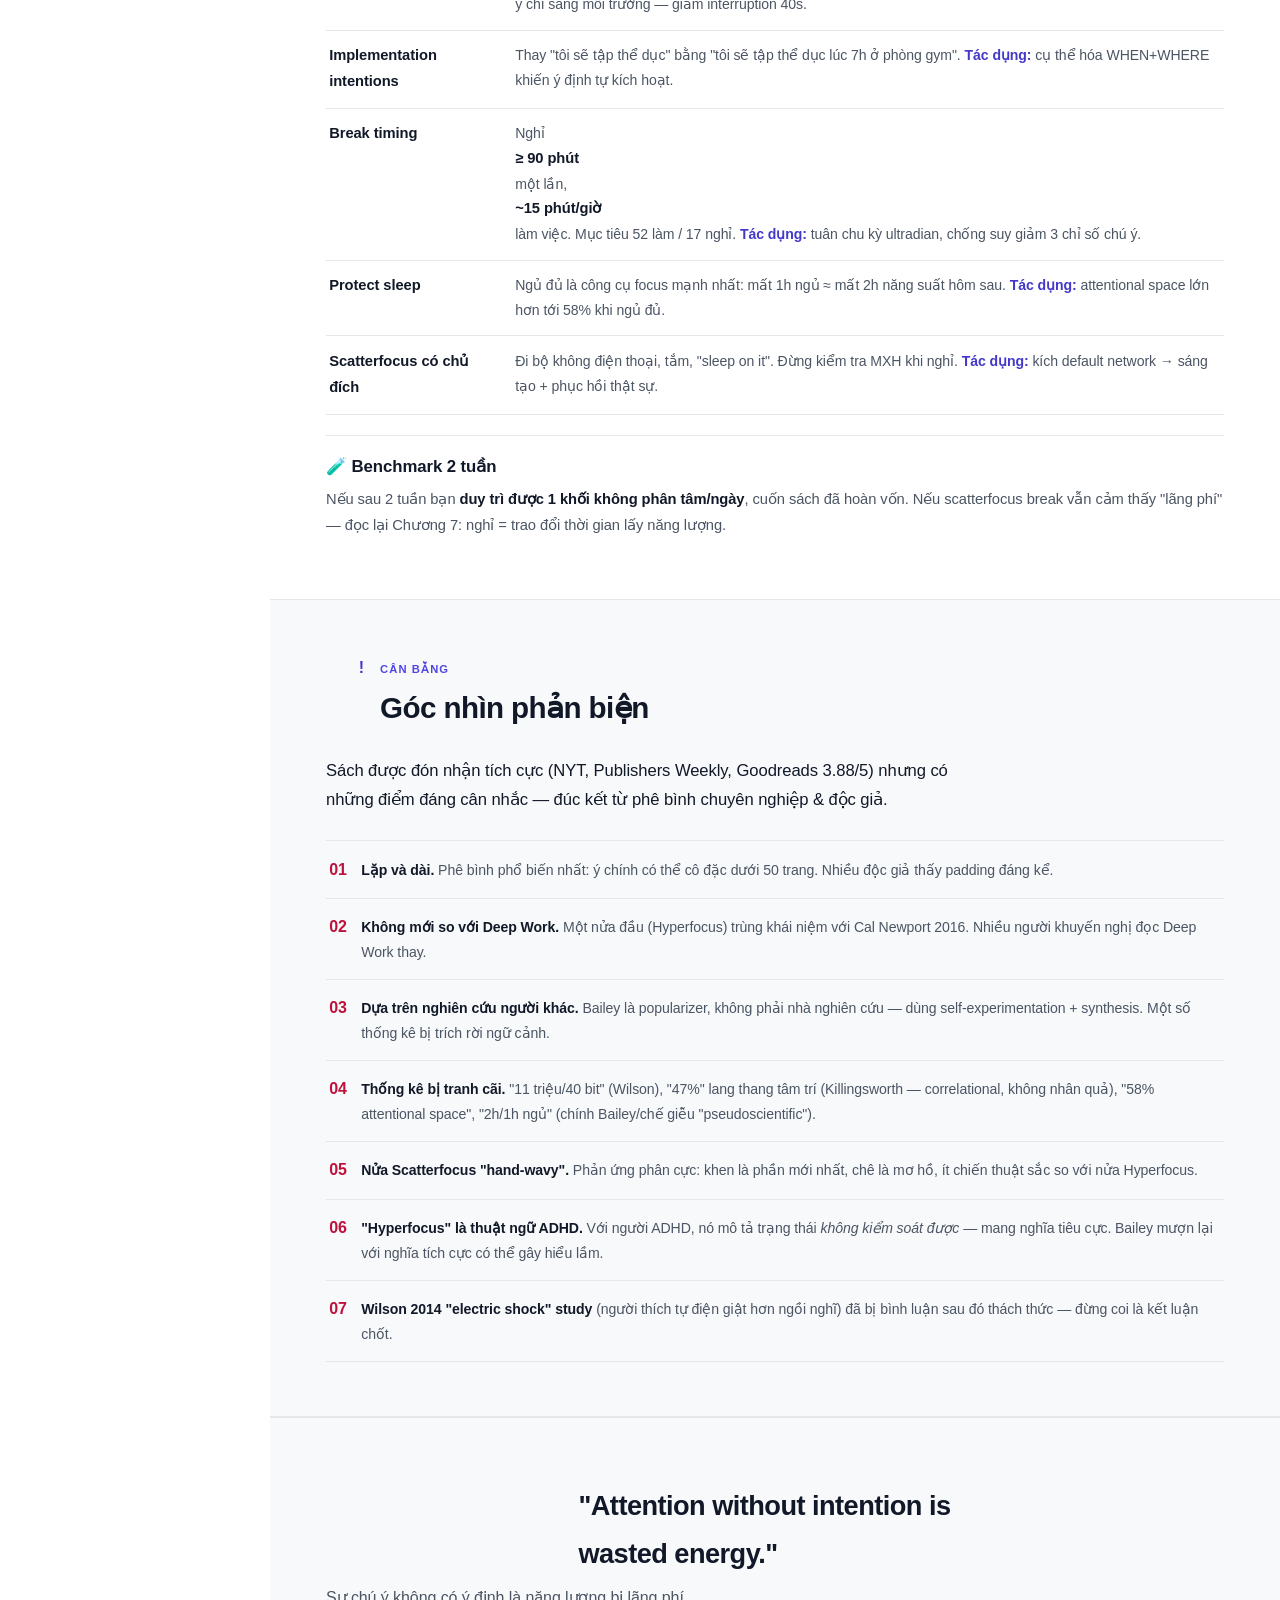
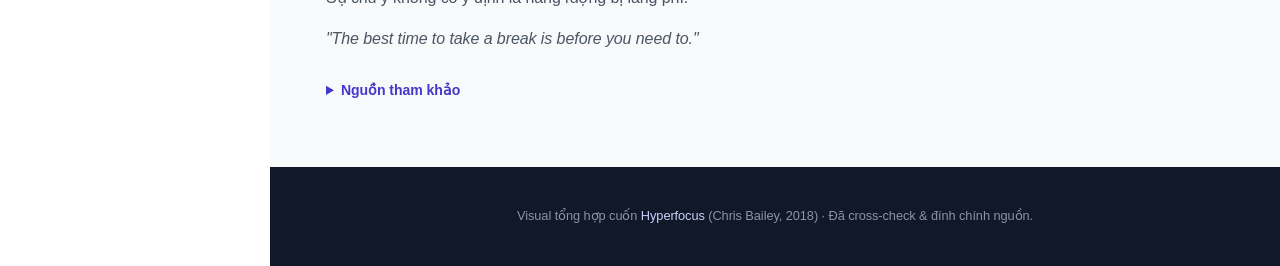
<file: books/hyperfocus/index.html>
<!DOCTYPE html>
<html lang="vi">
<head>
  <meta charset="UTF-8" />
  <meta name="viewport" content="width=device-width, initial-scale=1.0" />
  <title>Hyperfocus — Tổng hợp trực quan</title>
  <meta name="description" content="Tổng hợp trực quan, có hệ thống, cuốn Hyperfocus của Chris Bailey — quản lý sự chú ý, không phải thời gian." />

  <!-- Per-book accent: teal (để phân biệt với Deep Work tím) -->
  <style>
    :root { --accent: #0d9488; --accent-d: #0f766e; --accent-tint: #ccfbf1; }
  </style>

  <link rel="stylesheet" href="../../assets/book.css" />
</head>
<body>

  <div class="progress-bar" id="progressBar"></div>

  <div class="layout">

    <!-- ============ SIDEBAR ============ -->
    <aside class="sidebar" id="sidebar">
      <div class="sidebar__brand">
        <span class="sidebar__dot"></span>
        <span>Hyperfocus</span>
        <button class="sidebar__close" id="sidebarClose" aria-label="Đóng menu">✕</button>
      </div>

      <a href="../../index.html" class="sidebar__back">← Thư viện sách</a>

      <nav class="tree" id="tree">
        <p class="tree__part">Khung</p>
        <a href="#frame" class="tree__l1">30 giây — Các ý chính</a>

        <p class="tree__part">Khái niệm</p>
        <a href="#concept-1" class="tree__l1">1 · Attentional Space</a>
        <a href="#concept-2" class="tree__l1">2 · Hyperfocus</a>
        <a href="#concept-3" class="tree__l1">3 · Quản lý phân tâm</a>
        <a href="#concept-4" class="tree__l1">4 · Scatterfocus</a>
        <a href="#concept-5" class="tree__l1">5 · Mô hình "Dots"</a>
        <a href="#concept-6" class="tree__l1">6 · Tổng hợp</a>

        <p class="tree__part">Áp dụng & Phản biện</p>
        <a href="#application" class="tree__l1">Ứng dụng thực tế</a>
        <a href="#critique" class="tree__l1">Góc nhìn phản biện</a>
      </nav>

      <a href="#top" class="sidebar__top">↑ Lên đầu trang</a>
    </aside>

    <!-- ============ MAIN ============ -->
    <main class="main" id="top">

      <div class="mobilebar">
        <button class="mobilebar__btn" id="menuBtn">☰ Mục lục</button>
      </div>

      <!-- ============ 0 · IDENTITY HERO ============ -->
      <section class="hero">
        <div class="hero__inner">
          <p class="hero__kicker">Tổng hợp · có hệ thống · đã cross-check</p>
          <h1 class="hero__title">Hyperfocus</h1>
          <p class="hero__titlevi">Siêu tập trung</p>
          <p class="hero__sub">Chất lượng sự chú ý quyết định chất lượng cuộc đời bạn.</p>
          <p class="hero__meta">Chris Bailey · 2018 · Năng suất / Tâm lý học</p>

          <div class="hero__formula">
            <span class="hf__label">Luận điểm trung tâm</span>
            <div class="hf__eq">
              <span>Năng suất</span>
              <span class="hf__op">=</span>
              <span>Quản lý</span>
              <span class="hf__accent">sự chú ý</span>
              <span class="hf__op">≠</span>
              <span>Quản lý thời gian</span>
            </div>
            <p class="hf__note">Não có <b>hai chế độ</b> cần rèn luyện có chủ đích: Hyperfocus (tập trung sâu) + Scatterfocus (vagrant mind có chủ đích).</p>
          </div>

          <p class="hero__intro">
            Trang này tổ chức cuốn sách theo cấu trúc mới: phần <b>30 giây</b> cho bản đồ
            ý tưởng, các <b>Concept</b> đi sâu từng khái niệm (kèm vì sao + bằng chứng),
            <b>Ứng dụng</b> gom hành động cụ thể, và <b>Phản biện</b> cho góc nhìn cân bằng.
            Dùng mục lục bên trái để định hướng.
          </p>
        </div>
      </section>

      <!-- ============ 1 · 30-SECOND FRAME ============ -->
      <section id="frame" class="frame">
        <div class="frame__head">
          <span class="frame__no">◎</span>
          <div>
            <p class="frame__part">Bản đồ ý tưởng</p>
            <h2>30 giây — Các ý chính</h2>
          </div>
        </div>
        <ol class="frame__list">
          <li>
            <div class="frame__main">
              <b><a href="#concept-1">Attentional Space</a></b>
              <span>Ý thức chỉ xử lý ~40 bit/giây — rất hạn hẹp, phải bảo vệ.</span>
            </div>
            <span class="frame__tag">Nền tảng</span>
          </li>
          <li>
            <div class="frame__main">
              <b><a href="#concept-2">Hyperfocus</a></b>
              <span>4 giai đoạn: chọn → loại distraction → tập trung → kéo lại khi lạc.</span>
            </div>
            <span class="frame__tag">Chế độ sâu</span>
          </li>
          <li>
            <div class="frame__main">
              <b><a href="#concept-3">Quản lý phân tâm</a></b>
              <span>Phân biệt interruption (bị ngắt) vs distraction (tự gây ra).</span>
            </div>
            <span class="frame__tag">Phòng thủ</span>
          </li>
          <li>
            <div class="frame__main">
              <b><a href="#concept-4">Scatterfocus</a></b>
              <span>Vagrant mind có chủ đích = sáng tạo + phục hồi năng lượng.</span>
            </div>
            <span class="frame__tag">Chế độ rộng</span>
          </li>
          <li>
            <div class="frame__main">
              <b><a href="#concept-5">Mô hình "Dots"</a></b>
              <span>Sáng tạo = nối các "dot"; chất lượng dot quyết định kết nối.</span>
            </div>
            <span class="frame__tag">Sáng tạo</span>
          </li>
          <li>
            <div class="frame__main">
              <b><a href="#concept-6">Tổng hợp</a></b>
              <span>Hạnh phúc + năng lượng + môi trường khuếch đại cả hai chế độ.</span>
            </div>
            <span class="frame__tag">Hệ sinh thái</span>
          </li>
        </ol>
      </section>

      <!-- ============ 2 · CONCEPT DEEP-DIVES ============ -->

      <!-- Concept 1 — Attentional Space -->
      <section id="concept-1" class="concept">
        <div class="concept__head">
          <span class="concept__no">1</span>
          <div>
            <p class="concept__part">Chương 2 · Nền tảng</p>
            <h2>Attentional Space — Không gian chú ý</h2>
          </div>
        </div>
        <p class="concept__def">Dung lượng ý thức có hạn bất ngờ — quản lý tốt "không gian" này là chìa khóa năng suất.</p>
        <div class="concept__rows">
          <div class="concept__row">
            <span class="concept__label">What</span>
            <p>
              <b>Attentional space</b> = dung lượng trí óc sẵn có trong từng khoảnh khắc (tương đương working memory). Não thu <b>~11 triệu bit</b> thông tin/giây nhưng ý thức chỉ xử lý <b>~40 bit</b>. Giải mã một cuộc hội thoại đã ngốn khoảng <i>50%</i> dung lượng.<br><br>
              Quy tắc vừa khít: vài task thói quen nhỏ; HOẶC một task phức tạp + một thói quen; HOẶC chỉ một task phức tạp. Multitasking chỉ chạy được với task thói quen/độ phức tạp thấp.
            </p>
          </div>
          <div class="concept__row">
            <span class="concept__label concept__label--why">Vì sao</span>
            <p>Não tuy chỉ <b>2–3% khối lượng</b> cơ thể nhưng tiêu <b>~20% calo</b>. Dung lượng ý thức là tài nguyên khan hiếm về mặt sinh học — sự khan hiếm này là lý do gốc rễ mọi phương pháp "quản lý chú ý".</p>
          </div>
          <div class="concept__row">
            <span class="concept__label concept__label--evidence">Bằng chứng</span>
            <p>
              Timothy Wilson (<i>Strangers to Ourselves</i>) — tỷ lệ 11 triệu/40 bit.<br>
              Mihaly Csikszentmihalyi — giải mã hội thoại tiêu ~50% attentional space.<br>
              Working memory trung bình <b>~4 chunk</b>.<br>
              Sophie Leroy — "attention residue": ý nghĩ thừa từ task trước làm nghẹt attentional space sau khi chuyển task.
            </p>
          </div>
          <div class="concept__row">
            <span class="concept__label concept__label--link">Liên kết</span>
            <p>Đây là <i>nền</i> cho mọi khái niệm sau. Hyperfocus (Concept 2) là cách <b>lấp đầy</b> attentional space bằng một task; Scatterfocus (Concept 4) là cách <b>giải phóng</b> nó để phục hồi. Trùng khớp trực tiếp với "Attention Residue" ở <a href="../deep-work/index.html#concept-4">Deep Work</a>.</p>
          </div>
        </div>
      </section>

      <!-- Concept 2 — Hyperfocus -->
      <section id="concept-2" class="concept concept--alt">
        <div class="concept__head">
          <span class="concept__no">2</span>
          <div>
            <p class="concept__part">Chương 3 · Chế độ sâu</p>
            <h2>Hyperfocus — Siêu tập trung</h2>
          </div>
        </div>
        <p class="concept__def">Giữ <b>một</b> đối tượng chú ý quan trọng, phức tạp trong nhận thức khi làm việc — tiền đề của trạng thái "flow".</p>
        <div class="concept__rows">
          <div class="concept__row">
            <span class="concept__label">What</span>
            <p>
              <b>4 giai đoạn Hyperfocus:</b><br>
              (1) Chọn <i>một</i> đối tượng chú ý có ý nghĩa.<br>
              (2) Loại bỏ mọi distraction trong/ngoài.<br>
              (3) Tập trung trong khoảng thời gian định sẵn.<br>
              (4) Kéo sự chú ý về mỗi khi tâm trí đi lang thang.<br><br>
              Quy tắc bất di bất dịch: <b>chỉ một task</b> có ý nghĩa được phép chiếm attentional space.
            </p>
          </div>
          <div class="concept__row">
            <span class="concept__label concept__label--why">Vì sao</span>
            <p>"Intention must precede attention" — ý định mở đường cho chú ý. Không có ý định cụ thể, não tự rơi vào chế độ autopilot (40% hành vi là thói quen) và trôi vào quadrant sai. Càng bận, càng <i>cần</i> Hyperfocus vì attentional space càng dễ bị pha loãng.</p>
          </div>
          <div class="concept__row">
            <span class="concept__label concept__label--evidence">Bằng chứng</span>
            <p>
              Gollwitzer &amp; Brandstätter (1997): tỷ lệ hoàn thành project khó (Christmas) tăng từ <b>22% → 62%</b> khi biến thành "implementation intention" cụ thể.<br>
              Killingsworth &amp; Gilbert — tâm trí đi lang thang <b>~47%</b> thời gian thức.<br>
              Mất <b>~22 phút</b> để quay lại task sau interruption ngoài, <b>~29 phút</b> sau interruption trong.
            </p>
          </div>
          <div class="concept__row">
            <span class="concept__label concept__label--link">Liên kết</span>
            <p>Hyperfocus ≈ <a href="../deep-work/index.html#rule-1">Deep Work</a> của Newport — cùng nguyên lý một task, không xao nhãng. Điểm khác: Bailey nhấn mạnh <i>tính chiến thuật</i> (Rule of 3, awareness chime), Newport nhấn mạnh <i>triết lý</i>. Cả hai gọi Hyperfocus/Deep Work là tiền đề của <i>flow</i> (Csikszentmihalyi).</p>
          </div>
        </div>
      </section>

      <!-- Concept 3 — Distractions -->
      <section id="concept-3" class="concept">
        <div class="concept__head">
          <span class="concept__no">3</span>
          <div>
            <p class="concept__part">Chương 4 · Phòng thủ</p>
            <h2>Quản lý phân tâm — Interruption vs Distraction</h2>
          </div>
        </div>
        <p class="concept__def">Phân biệt rõ hai loại gián đoạn — kẻ thù stealth là loại ta <i>tự gây ra</i>.</p>
        <div class="concept__rows">
          <div class="concept__row">
            <span class="concept__label">What</span>
            <p>
              <b>Interruption</b> — bị ngắt từ bên ngoài (ai đó gọi, thông báo bật lên). Xảy ra <i>với</i> ta.<br>
              <b>Distraction</b> — ta <i>tự</i> gây ra (mở MXH, kiểm tra email vì buồn chán). Nguy hiểm hơn vì vô thức và phổ biến hơn.<br><br>
              Mở máy tính có điện thoại cạnh đó: ta chỉ tập trung <b>~40 giây</b> trước khi phân tâm; có khung chat mở: <b>~35 giây</b>.
            </p>
          </div>
          <div class="concept__row">
            <span class="concept__label concept__label--why">Vì sao</span>
            <p>Mỗi lần attentional space bị xâm chiếm, phải trả "chi phí đổi ngữ cảnh" (cf. attention residue). Điện thoại cho một <i>dòng dopamine nhỏ liên tục</i> khi não kháng cự task — ta tự đoạt lấy sự gián đoạn vì nó "thoải mái" hơn.</p>
          </div>
          <div class="concept__row">
            <span class="concept__label concept__label--evidence">Bằng chứng</span>
            <p>Nghiên cứu Gloria Mark — con số 40 giây / 35 giây trên. Mở văn phòng (open office): nhân viên <b>tự phân tâm nhiều hơn 64%</b> so với văn phòng kín (Mark &amp; Czerwinski).</p>
          </div>
          <div class="concept__row">
            <span class="concept__label concept__label--link">Liên kết</span>
            <p>Đối chiếu <a href="../deep-work/index.html#concept-4">Deep Work</a>: cả hai sách cùng chỉ ra attention residue là cơ chế tổn thương. Bailey thêm nhãn phân biệt <i>interruption/distraction</i>; Newport thêm chiến thuật "batch" và "shutdown ritual" để giảm cả hai.</p>
          </div>
        </div>
      </section>

      <!-- Concept 4 — Scatterfocus -->
      <section id="concept-4" class="concept concept--alt">
        <div class="concept__head">
          <span class="concept__no">4</span>
          <div>
            <p class="concept__part">Chương 6–7 · Chế độ rộng</p>
            <h2>Scatterfocus — Vagrant mind có chủ đích</h2>
          </div>
        </div>
        <p class="concept__def">Để tâm trí đi lang thang <b>có chủ đích</b> — đây là chế độ sáng tạo và phục hồi, phần <i>mới nhất</i> của sách.</p>
        <div class="concept__rows">
          <div class="concept__row">
            <span class="concept__label">What</span>
            <p>
              Scatterfocus = hướng sự chú ý <i>vào trong</i>, để các mạng não mặc định (default network) tự do kết nối ý tưởng. Nghịch lý: nghỉ ngơi không phải lười biếng — nó <b>trao đổi thời gian lấy năng lượng</b>.<br><br>
              Nghỉ <i>thực sự</i> phải: ít nỗ lực, thói quen, vui vẻ ("pleasurably effortless"). Kiểm tra email/MXH <b>không</b> tính nghỉ.
            </p>
          </div>
          <div class="concept__row">
            <span class="concept__label concept__label--why">Vì sao</span>
            <p>Hyperfocus tiêu hao năng lượng; không có phục hồi, 3 chỉ số suy giảm: <b>độ dài tập trung, khả năng trụ, độ chủ ý</b>. Mơ được Bailey gọi là "scatterfocus trên steroid" — REM ngủ tự nối các ý tưởng sâu.</p>
          </div>
          <div class="concept__row">
            <span class="concept__label concept__label--evidence">Bằng chứng</span>
            <p>
              Ngủ đủ: attentional space có thể lớn hơn tới <b>58%</b>; thiếu ngủ thu nhỏ <b>~60%</b>.<br>
              Quy tắc "52/17" (DeskTime): 10% người năng suất nhất làm ~52 phút, nghỉ ~17.<br>
              Chu kỳ ultradian ~90 phút. "Forest bathing": giải vấn đề sáng tạo tốt hơn tới <b>50%</b>, hormone stress giảm ~16%.<br>
              <i>Đánh giá 1h ngủ mất = mất 2h năng suất hôm sau</i> (rule of thumb của Bailey).
            </p>
          </div>
          <div class="concept__row">
            <span class="concept__label concept__label--link">Liên kết</span>
            <p>Đây là <b>phần khác biệt nhất</b> so với <a href="../deep-work/index.html">Deep Work</a>. Newport có nói "Be Lazy" nhưng Bailey dành trọn nửa sách cho nó. Là phần phê bình khen ngợi nhiều nhất — và cũng là phần bị gọi "hand-wavy" nhất.</p>
          </div>
        </div>
      </section>

      <!-- Concept 5 — Dots -->
      <section id="concept-5" class="concept">
        <div class="concept__head">
          <span class="concept__no">5</span>
          <div>
            <p class="concept__part">Chương 8–9 · Sáng tạo</p>
            <h2>Mô hình "Dots" — Thu thập &amp; Nối</h2>
          </div>
        </div>
        <p class="concept__def">Sáng tạo chủ yếu là <b>nối các "dot"</b> (mảnh thông tin) — và chất lượng dot bạn thu quyết định kết nối bạn tạo.</p>
        <div class="concept__rows">
          <div class="concept__row">
            <span class="concept__label">What</span>
            <p>
              <b>Dot</b> = bất kỳ mảnh thông tin nào bạn giữ trong tâm trí. Sáng tạo = nối dot trong scatterfocus.<br><br>
              <b>4 loại thông tin:</b> <i>useful</i> (đặc, hành động — journal, phi hư cấu), <i>balanced</i> (tiện ích + giải trí — tiểu thuyết, phim tài liệu), <i>entertaining</i> ("đồ ăn vặt" — TV, MXH), <i>trashy</i>.<br>
              <b>Zeigarnik Effect</b>: tâm trí ám task chưa xong — tốt cho scatterfocus (để loop mở, tiềm thức tiếp tục).
            </p>
          </div>
          <div class="concept__row">
            <span class="concept__label concept__label--why">Vì sao</span>
            <p>Focus luôn "lọc qua" kiến thức đã có. Chuyên gia <i>chunk</i> thông tin (vd pianist chuyên nghiệp) nên tốn ít attentional space hơn → có chỗ thừa để sáng tạo. Intuition = "hành động trên thông tin nhớ nhưng không truy xuất có ý thức".</p>
          </div>
          <div class="concept__row">
            <span class="concept__label concept__label--evidence">Bằng chứng</span>
            <p>Default network từng bị coi là "nhiễu nền" rồi mới được phát hiện là máy sáng tạo. Anecdote: Archimedes &amp; bồn tắm, Newton &amp; quả táo, Feynman viết phương trình ở quán bar. Edison &amp; Dalí ngủ gật cầm vật rơi đánh thức ở ranh giới ngủ — kích insight.</p>
          </div>
          <div class="concept__row">
            <span class="concept__label concept__label--link">Liên kết</span>
            <p>Nối trực tiếp với Scatterfocus (Concept 4): scatterfocus <i>cung cấp không gian</i>, dots <i>cung cấp nguyên liệu</i>. Cả hai cộng hưởng tạo sáng tạo. Nguyên tắc "we are what we consume" — đối chiếu "Cultivate Intensity" của <a href="../deep-work/index.html#application">Deep Work</a>.</p>
          </div>
        </div>
      </section>

      <!-- Concept 6 — Synthesis -->
      <section id="concept-6" class="concept concept--alt">
        <div class="concept__head">
          <span class="concept__no">6</span>
          <div>
            <p class="concept__part">Chương 10 · Hệ sinh thái</p>
            <h2>Tổng hợp — Khuếch đại cả hai chế độ</h2>
          </div>
        </div>
        <p class="concept__def">Hyperfocus + Scatterfocus không đứng riêng — hạnh phúc, năng lượng, chất kích thích và môi trường quyết định hiệu lực của cả hai.</p>
        <div class="concept__rows">
          <div class="concept__row">
            <span class="concept__label">What</span>
            <p>
              <b>Hạnh phúc thật</b> (không phải positive thinking ép buộc) mở rộng attentional space; tâm trạng tiêu cực thu hẹp nó.<br>
              <b>Biological Prime Time</b>: xếp việc giá trị cao vào đỉnh năng lượng cá nhân.<br>
              <b>Rượu</b> tăng sáng tạo, giảm focus; <b>caffeine</b> ngược lại (hiệu quả tới ~200mg, trên ~400mg phản tác dụng).<br>
              <b>Văn phòng mở</b>: tăng gián đoạn + tự phân tâm, nhưng tốt cho hợp tác.
            </p>
          </div>
          <div class="concept__row">
            <span class="concept__label concept__label--why">Vì sao</span>
            <p>Attentional space co giãn theo trạng thái sinh học và môi trường — không cố định. Tối ưu chế độ sâu/ rộng mà bỏ qua nền tảng sinh học thì như đổ nước vào ly thủng.</p>
          </div>
          <div class="concept__row">
            <span class="concept__label concept__label--evidence">Bằng chứng</span>
            <p>Shawn Achor (<i>The Happiness Advantage</i>): người hạnh phúc năng suất hơn <b>~31%</b>. Mark &amp; Czerwinski — open office tự phân tâm <b>+64%</b>. Paper "Bored Mondays and focused afternoons": chu kỳ chú ý theo tuần.</p>
          </div>
          <div class="concept__row">
            <span class="concept__label concept__label--link">Liên kết</span>
            <p>Đóng vai trò như "3 nguyên tắc bổ trợ" (<a href="../deep-work/index.html#application">Cultivate Intensity / Be Lazy</a>) trong Deep Work — cùng thông điệp: cá nhân hóa, đo lường, không áp dụng máy móc.</p>
          </div>
        </div>
      </section>

      <!-- ============ 3 · APPLICATION LAB ============ -->
      <section id="application" class="sec">
        <div class="sec__head">
          <span class="sec__no">▶</span>
          <div>
            <p class="sec__part">Tác dụng thực tế</p>
            <h2>Ứng dụng — Công cụ ROI cao nhất</h2>
          </div>
        </div>
        <p class="lede">
          Bailey tự gọi thể loại là "science-help". Đây là các chiến thuật được phê bình khen ngợi
          nhiều nhất — áp dụng trước, đo lường, rồi mới mở rộng.
        </p>

        <div class="ticks">
          <div class="tick"><b>Rule of 3</b><span>Mỗi sáng, chọn <b>3 việc</b> quan trọng nhất muốn hoàn thành trong ngày. <i>Tác dụng:</i> ép não ưu tiên thay vì phản ứng — dựa trên Gollwitzer: ý định cụ thể tăng hoàn thành 22%→62%.</span></div>
          <div class="tick"><b>Hourly Awareness Chime</b><span>Hẹn giờ mỗi giờ: hỏi "mình có đang chạy autopilot không?". <i>Tác dụng:</i> meta-awareness ngắt trôi tự phát, kéo sự chú ý về ý định.</span></div>
          <div class="tick"><b>Distraction-free ritual</b><span>Điện thoại sang phòng khác, đóng tab, khung giờ cố định, "distractions list" ghi ý stray. <i>Tác dụng:</i> dời reliance từ ý chí sang môi trường — giảm interruption 40s.</span></div>
          <div class="tick"><b>Implementation intentions</b><span>Thay "tôi sẽ tập thể dục" bằng "tôi sẽ tập thể dục lúc 7h ở phòng gym". <i>Tác dụng:</i> cụ thể hóa WHEN+WHERE khiến ý định tự kích hoạt.</span></div>
          <div class="tick"><b>Break timing</b><span>Nghỉ <b>≥ 90 phút</b> một lần, <b>~15 phút/giờ</b> làm việc. Mục tiêu 52 làm / 17 nghỉ. <i>Tác dụng:</i> tuân chu kỳ ultradian, chống suy giảm 3 chỉ số chú ý.</span></div>
          <div class="tick"><b>Protect sleep</b><span>Ngủ đủ là công cụ focus mạnh nhất: mất 1h ngủ ≈ mất 2h năng suất hôm sau. <i>Tác dụng:</i> attentional space lớn hơn tới 58% khi ngủ đủ.</span></div>
          <div class="tick"><b>Scatterfocus có chủ đích</b><span>Đi bộ không điện thoại, tắm, "sleep on it". Đừng kiểm tra MXH khi nghỉ. <i>Tác dụng:</i> kích default network → sáng tạo + phục hồi thật sự.</span></div>
        </div>

        <div class="callout">
          <div class="callout__t">🧪 Benchmark 2 tuần</div>
          <p>Nếu sau 2 tuần bạn <b>duy trì được 1 khối không phân tâm/ngày</b>, cuốn sách đã hoàn vốn. Nếu scatterfocus break vẫn cảm thấy "lãng phí" — đọc lại Chương 7: nghỉ = trao đổi thời gian lấy năng lượng.</p>
        </div>
      </section>

      <!-- ============ 4 · CRITICAL LENS ============ -->
      <section id="critique" class="sec sec--alt">
        <div class="sec__head">
          <span class="sec__no">!</span>
          <div>
            <p class="sec__part">Cân bằng</p>
            <h2>Góc nhìn phản biện</h2>
          </div>
        </div>
        <p class="lede">Sách được đón nhận tích cực (NYT, Publishers Weekly, Goodreads 3.88/5) nhưng có những điểm đáng cân nhắc — đúc kết từ phê bình chuyên nghiệp &amp; độc giả.</p>
        <div class="crit-grid">
          <div class="crit"><span class="crit__n">01</span><p><b>Lặp và dài.</b> Phê bình phổ biến nhất: ý chính có thể cô đặc dưới 50 trang. Nhiều độc giả thấy padding đáng kể.</p></div>
          <div class="crit"><span class="crit__n">02</span><p><b>Không mới so với Deep Work.</b> Một nửa đầu (Hyperfocus) trùng khái niệm với Cal Newport 2016. Nhiều người khuyến nghị đọc Deep Work thay.</p></div>
          <div class="crit"><span class="crit__n">03</span><p><b>Dựa trên nghiên cứu người khác.</b> Bailey là popularizer, không phải nhà nghiên cứu — dùng self-experimentation + synthesis. Một số thống kê bị trích rời ngữ cảnh.</p></div>
          <div class="crit"><span class="crit__n">04</span><p><b>Thống kê bị tranh cãi.</b> "11 triệu/40 bit" (Wilson), "47%" lang thang tâm trí (Killingsworth — correlational, không nhân quả), "58% attentional space", "2h/1h ngủ" (chính Bailey/chế giễu "pseudoscientific").</p></div>
          <div class="crit"><span class="crit__n">05</span><p><b>Nửa Scatterfocus "hand-wavy".</b> Phản ứng phân cực: khen là phần mới nhất, chê là mơ hồ, ít chiến thuật sắc so với nửa Hyperfocus.</p></div>
          <div class="crit"><span class="crit__n">06</span><p><b>"Hyperfocus" là thuật ngữ ADHD.</b> Với người ADHD, nó mô tả trạng thái <i>không kiểm soát được</i> — mang nghĩa tiêu cực. Bailey mượn lại với nghĩa tích cực có thể gây hiểu lầm.</p></div>
          <div class="crit"><span class="crit__n">07</span><p><b>Wilson 2014 "electric shock" study</b> (người thích tự điện giật hơn ngồi nghĩ) đã bị bình luận sau đó thách thức — đừng coi là kết luận chốt.</p></div>
        </div>
      </section>

      <!-- ============ 5 · CLOSING ============ -->
      <section class="closing">
        <blockquote class="closing__q">"Attention without intention is wasted energy."</blockquote>
        <p class="closing__t">Sự chú ý không có ý định là năng lượng bị lãng phí.</p>

        <p class="closing__t" style="margin-top:-.8rem; font-style:italic;">"The best time to take a break is before you need to."</p>

        <details class="sources">
          <summary>Nguồn tham khảo</summary>
          <ul>
            <li>Chris Bailey — <i>Hyperfocus</i> (Viking/Penguin, 2018).</li>
            <li>Killingsworth &amp; Gilbert — "A wandering mind is an unhappy mind" (<i>Science</i>, 2010).</li>
            <li>Gollwitzer &amp; Brandstätter — Implementation intentions (1997).</li>
            <li>Sophie Leroy — Attention residue (2009).</li>
            <li>Timothy Wilson — <i>Strangers to Ourselves</i>.</li>
            <li>Gloria Mark &amp; Mary Czerwinski — attention-switching research.</li>
            <li>Shawn Achor — <i>The Happiness Advantage</i>.</li>
            <li>Đối chiếu: Cal Newport — <a href="../deep-work/index.html">Deep Work</a> (2016).</li>
          </ul>
        </details>
      </section>

      <footer class="footer">
        <p>Visual tổng hợp cuốn <em>Hyperfocus</em> (Chris Bailey, 2018) · Đã cross-check &amp; đính chính nguồn.</p>
      </footer>
    </main>
  </div>

  <script src="../../assets/book.js"></script>
</body>
</html>
</file>
<file: css/landing.css>
/* ============================================================
   THƯ VIỆN TRI THỨC — landing
   Editorial / technical: hard sans, tiny radius, fewer boxes.
   ============================================================ */

:root {
  --accent: #4f46e5;
  --accent-d: #4338ca;
  --accent-tint: #eef2ff;

  --ink: #111827;
  --ink-soft: #4b5563;
  --ink-faint: #8b93a7;
  --line: #e5e7eb;

  --bg: #ffffff;
  --bg-alt: #f8f9fb;

  --r: 3px;        /* tiny radius everywhere */

  --font: 'Helvetica Neue', Helvetica, Arial, 'Segoe UI', Roboto,
          -apple-system, BlinkMacSystemFont, sans-serif;
}

*, *::before, *::after { box-sizing: border-box; }
body {
  margin: 0; font-family: var(--font); color: var(--ink);
  background: var(--bg-alt); line-height: 1.7;
  -webkit-font-smoothing: antialiased;
  letter-spacing: -.005em;
}
a { color: var(--accent); }

/* ---------- HERO ---------- */
.hero {
  background: var(--bg);
  border-bottom: 1px solid var(--line);
  padding: clamp(2.5rem, 7vw, 4.5rem) clamp(1.2rem, 5vw, 3rem);
}
.hero__inner { max-width: 1000px; margin-inline: auto; }
.hero__kicker {
  text-transform: uppercase; letter-spacing: .14em; font-size: .72rem;
  font-weight: 700; color: var(--accent); margin: 0 0 1rem;
}
.hero__title {
  font-weight: 700; font-size: clamp(1.8rem, 5vw, 3rem);
  line-height: 1.1; margin: 0 0 1rem; letter-spacing: -.02em;
}
.hero__sub { color: var(--ink-soft); font-size: clamp(1rem, 2vw, 1.15rem); max-width: 62ch; margin: 0 0 1.8rem; }
.hero__sub b { color: var(--ink); }
.hero__stats { display: flex; gap: 2.5rem; border-top: 1px solid var(--line); padding-top: 1.2rem; }
.hero__stats div { display: flex; flex-direction: column; }
.hero__stats span { font-weight: 700; font-size: 1.8rem; color: var(--ink); line-height: 1; }
.hero__stats small { color: var(--ink-faint); font-size: .8rem; margin-top: .25rem; text-transform: uppercase; letter-spacing: .06em; }

/* ---------- FILTER BAR ---------- */
.filterbar {
  position: sticky; top: 0; z-index: 40;
  background: rgba(255,255,255,.92);
  backdrop-filter: blur(8px);
  -webkit-backdrop-filter: blur(8px);
  border-bottom: 1px solid var(--line);
}
.filterbar__inner {
  max-width: 1000px; margin-inline: auto;
  display: flex; gap: 1rem; align-items: center; flex-wrap: wrap;
  padding: .7rem clamp(1.2rem, 5vw, 3rem);
}
#search {
  flex: 1; min-width: 200px;
  padding: .5rem .9rem; border-radius: var(--r);
  border: 1px solid var(--line); background: var(--bg);
  font: inherit; font-size: .9rem; color: var(--ink);
  transition: border-color .15s ease;
}
#search:focus { outline: none; border-color: var(--accent); }
.filterbar__tags { display: flex; gap: .4rem; flex-wrap: wrap; }
.tag {
  font-size: .78rem; font-weight: 600; color: var(--ink-soft);
  background: var(--bg); border: 1px solid var(--line);
  padding: .35rem .7rem; border-radius: var(--r); cursor: pointer;
  transition: all .15s ease; user-select: none;
}
.tag:hover { border-color: var(--accent); color: var(--accent-d); }
.tag.active { background: var(--ink); border-color: var(--ink); color: #fff; }

/* ---------- SHELF ---------- */
.shelf { max-width: 1000px; margin-inline: auto; padding: 2.2rem clamp(1.2rem, 5vw, 3rem) 3rem; }
.grid {
  display: grid; grid-template-columns: repeat(auto-fill, minmax(220px, 1fr));
  gap: 1.4rem;
}
.empty { text-align: center; color: var(--ink-faint); padding: 3rem 0; }

/* ---------- BOOK CARD (legit card, but sharp & light) ---------- */
.book {
  display: flex; flex-direction: column;
  text-decoration: none; color: inherit;
  transition: transform .18s ease;
}
.book:hover { transform: translateY(-3px); }
.book--soon { cursor: default; }
.book--soon:hover { transform: none; }

.book__cover {
  position: relative; aspect-ratio: 3 / 4;
  display: grid; place-items: center; padding: 1.2rem;
  overflow: hidden; color: #fff;
  border-radius: var(--r);
}
.book__glyph { font-size: 2.2rem; opacity: .95; margin-bottom: .4rem; }
.book__coverTitle {
  font-weight: 700; font-size: 1.15rem; line-height: 1.15; text-align: center;
  letter-spacing: -.01em;
}
.book__author { font-size: .74rem; opacity: .85; margin-top: .4rem; letter-spacing: .03em; }

.book__body { padding: .9rem .15rem 0; flex: 1; display: flex; flex-direction: column; }
.book__row { display: flex; align-items: center; gap: .5rem; margin-bottom: .4rem; }
.book__tag {
  font-size: .64rem; font-weight: 700; text-transform: uppercase; letter-spacing: .08em;
  color: var(--accent-d); background: var(--accent-tint);
  padding: .2rem .5rem; border-radius: var(--r);
}
.book__year { font-size: .74rem; color: var(--ink-faint); margin-left: auto; }
.book__title { font-weight: 600; font-size: 1.05rem; margin: 0 0 .25rem; color: var(--ink); letter-spacing: -.01em; }
.book__blurb { font-size: .84rem; color: var(--ink-soft); margin: 0; flex: 1; }
.book__status { margin-top: .7rem; font-size: .74rem; font-weight: 600; color: var(--ink-faint); }
.book__cta {
  margin-top: .6rem; font-size: .8rem; font-weight: 600; color: var(--accent-d);
  border-bottom: 1px solid currentColor; padding-bottom: 1px; width: fit-content;
}

/* ---------- FOOTER ---------- */
.footer { text-align: center; padding: 2rem; color: var(--ink-faint); font-size: .8rem; border-top: 1px solid var(--line); background: var(--bg); }

@media (max-width: 560px) {
  .hero__stats { gap: 1.6rem; }
  .grid { grid-template-columns: repeat(2, 1fr); gap: 1rem; }
  .book__coverTitle { font-size: 1rem; }
  .book__glyph { font-size: 1.6rem; }
}

@media (prefers-reduced-motion: reduce) {
  * { transition: none !important; }
}
</file>
<file: assets/book.css>
/* ============================================================
   SHARED BOOK TEMPLATE  —  assets/book.css
   ------------------------------------------------------------
   Every book page links to this file. Each book may optionally
   define its own accent color via a CSS variable on <html> or
   a <style> block in the page, e.g.:
       :root { --accent: #0f766e; --accent-d: #115e59; }

   Backbone (see STRUCTURE.md):
     0 · IDENTITY HERO          (.hero)
     1 · 30-SECOND FRAME        (.frame)
     2 · CONCEPT DEEP-DIVES     (.concept)
     3 · APPLICATION LAB        (.ticks/.callout/.timeline)
     4 · CRITICAL LENS          (.crit)
     5 · CLOSING                (.closing)

   Editorial DNA (preserve):
     - "Vì sao" (why-it-works)  -> concept [WHY] slot / .why
     - Actionable "Tác dụng"     -> [EVIDENCE/LINK] / .ticks
     - Cross-check & corrections -> .alert / .crit
     - Bilingual VN + EN labels
   ============================================================ */

:root {
  --accent: #4f46e5;
  --accent-d: #4338ca;
  --accent-tint: #eef2ff;

  --ink: #111827;
  --ink-soft: #4b5563;
  --ink-faint: #8b93a7;
  --line: #e5e7eb;

  --bg: #ffffff;
  --bg-alt: #f8f9fb;

  --shallow: #b45309;
  --shallow-tint: #fff7ed;
  --warn-bg: #fffbeb;
  --crit: #be123c;

  --r: 3px;

  --font: 'Helvetica Neue', Helvetica, Arial, 'Segoe UI', Roboto,
          -apple-system, BlinkMacSystemFont, sans-serif;

  --side-w: 270px;
}

*, *::before, *::after { box-sizing: border-box; }
html { scroll-behavior: smooth; scroll-padding-top: 24px; }
body {
  margin: 0; font-family: var(--font); color: var(--ink);
  background: var(--bg); line-height: 1.75; letter-spacing: -.005em;
  -webkit-font-smoothing: antialiased; text-rendering: optimizeLegibility;
}
a { color: var(--accent); }
ul { margin: .3rem 0; }

/* ---------- Progress bar ---------- */
.progress-bar {
  position: fixed; top: 0; left: 0; height: 2px; width: 0%;
  background: var(--accent); z-index: 1000; transition: width .1s linear;
}

/* ============================================================
   LAYOUT
   ============================================================ */
.layout { display: grid; grid-template-columns: var(--side-w) 1fr; }

/* ---------- SIDEBAR ---------- */
.sidebar {
  position: sticky; top: 0; align-self: start;
  height: 100vh; overflow-y: auto;
  border-right: 1px solid var(--line);
  background: var(--bg-alt);
  padding: 1.4rem 1.1rem;
  display: flex; flex-direction: column;
}
.sidebar__brand {
  display: flex; align-items: center; gap: .5rem;
  font-weight: 700; font-size: 1.02rem; margin-bottom: .6rem;
  letter-spacing: -.01em;
}
.sidebar__dot { width: 8px; height: 8px; border-radius: 1px; background: var(--accent); }
.sidebar__close { display: none; }
.sidebar__back {
  display: block; font-size: .8rem; font-weight: 600;
  color: var(--accent-d); padding: .4rem .5rem; margin-bottom: .9rem;
  border-left: 2px solid var(--accent); text-decoration: none;
}
.sidebar__back:hover { color: var(--ink); text-decoration: none; }

.tree { display: flex; flex-direction: column; font-size: .86rem; }
.tree__part {
  font-size: .66rem; font-weight: 700; text-transform: uppercase;
  letter-spacing: .1em; color: var(--ink-faint);
  margin: 1.2rem 0 .45rem .2rem;
}
.tree__part:first-of-type { margin-top: 0; }
.tree__branch { display: flex; flex-direction: column; }
.tree__l1, .tree__l2 {
  display: block; color: var(--ink-soft);
  padding: .32rem .5rem; text-decoration: none;
  line-height: 1.4; border-left: 2px solid transparent;
}
.tree__l1 { font-weight: 500; }
.tree__l2 { font-size: .8rem; color: var(--ink-faint); padding-left: 1rem; }
.tree__l1:hover, .tree__l2:hover { color: var(--accent-d); text-decoration: none; border-left-color: var(--line); }
.tree__l1.active { color: var(--accent-d); font-weight: 700; border-left-color: var(--accent); background: var(--accent-tint); }
.tree__l2.active { color: var(--accent-d); font-weight: 600; }

.sidebar__top {
  margin-top: auto; padding: .7rem .5rem;
  font-size: .8rem; color: var(--ink-faint); text-decoration: none;
}
.sidebar__top:hover { color: var(--accent); text-decoration: none; }

/* ---------- mobile bar ---------- */
.mobilebar { display: none; padding: .7rem 1.2rem; border-bottom: 1px solid var(--line); position: sticky; top: 0; background: var(--bg); z-index: 50; }
.mobilebar__btn {
  background: var(--ink); color: #fff; border: none;
  padding: .5rem .9rem; border-radius: var(--r); font-weight: 600; cursor: pointer;
  font-size: .85rem; font-family: inherit;
}

.main { min-width: 0; }

/* ============================================================
   0 · IDENTITY HERO
   ============================================================ */
.hero {
  padding: clamp(2.5rem, 6vw, 4rem) clamp(1.5rem, 5vw, 3.5rem);
  background: var(--bg-alt);
  border-bottom: 1px solid var(--line);
}
.hero__inner { max-width: 720px; }
.hero__kicker {
  text-transform: uppercase; letter-spacing: .14em; font-size: .72rem;
  font-weight: 700; color: var(--accent); margin: 0 0 .9rem;
}
.hero__title {
  font-weight: 700; font-size: clamp(2.4rem, 6vw, 3.8rem);
  line-height: 1; margin: 0; letter-spacing: -.03em; color: var(--ink);
}
.hero__titlevi { color: var(--ink-faint); font-size: 1rem; font-weight: 600; margin: .4rem 0 0; }
.hero__sub { color: var(--ink-soft); font-size: clamp(1.05rem, 2vw, 1.25rem); margin: 1rem 0 .3rem; }
.hero__meta { color: var(--ink-faint); font-size: .85rem; margin: 0 0 1.6rem; }

.hero__formula {
  border-top: 1px solid var(--line); border-bottom: 1px solid var(--line);
  padding: 1.1rem 0;
}
.hf__label { font-size: .68rem; text-transform: uppercase; letter-spacing: .12em; color: var(--ink-faint); font-weight: 700; }
.hf__eq { display: flex; flex-wrap: wrap; gap: .45rem; align-items: center; font-size: 1.1rem; font-weight: 600; margin-top: .45rem; }
.hf__eq span { color: var(--ink); }
.hf__op { color: var(--ink-faint) !important; }
.hf__accent { color: var(--accent-d) !important; }
.hf__note { margin: .6rem 0 0; color: var(--ink-soft); font-size: .9rem; }

.hero__intro {
  margin-top: 1.4rem; color: var(--ink-soft); font-size: .94rem;
  padding-top: 1.2rem; border-top: 1px solid var(--line);
}
.hero__intro b { color: var(--ink); }

/* ============================================================
   SECTION BASE — separation by rules + spacing, not cards
   ============================================================ */
.sec { padding: clamp(2.2rem, 5vw, 3.4rem) clamp(1.5rem, 5vw, 3.5rem); border-bottom: 1px solid var(--line); }
.sec--alt { background: var(--bg-alt); }

.sec__head { display: flex; gap: 1rem; align-items: baseline; margin-bottom: 1.4rem; }
.sec__no {
  flex-shrink: 0; font-weight: 700; font-size: 1rem; color: var(--accent-d);
  width: 38px; text-align: right; font-variant-numeric: tabular-nums;
}
.sec__part { font-size: .7rem; text-transform: uppercase; letter-spacing: .1em; color: var(--accent); font-weight: 700; margin: 0 0 .15rem; }
.sec__head h2 { font-weight: 700; font-size: clamp(1.35rem, 3vw, 1.85rem); margin: 0; letter-spacing: -.02em; }

.lede { font-size: 1.04rem; color: var(--ink); max-width: 70ch; margin: 0 0 1.6rem; }
.lede b { color: var(--ink); }

/* ---------- headings inside ---------- */
h3, h4 { letter-spacing: -.01em; }
.why h4, .subblock__t { font-weight: 700; font-size: 1.1rem; margin: 0 0 .4rem; }

/* ============================================================
   1 · 30-SECOND FRAME  (orienting concept map — NEW)
   The scannable spine. Each item links to its concept card.
   ============================================================ */
.frame { padding: clamp(2.2rem, 5vw, 3.4rem) clamp(1.5rem, 5vw, 3.5rem); border-bottom: 1px solid var(--line); }
.frame__head { display: flex; gap: 1rem; align-items: baseline; margin-bottom: 1.4rem; }
.frame__no {
  flex-shrink: 0; font-weight: 700; font-size: 1rem; color: var(--accent-d);
  width: 38px; text-align: right; font-variant-numeric: tabular-nums;
}
.frame__part { font-size: .7rem; text-transform: uppercase; letter-spacing: .1em; color: var(--accent); font-weight: 700; margin: 0 0 .15rem; }
.frame__head h2 { font-weight: 700; font-size: clamp(1.35rem, 3vw, 1.85rem); margin: 0; letter-spacing: -.02em; }

.frame__list {
  list-style: none; padding: 0; margin: 0;
  border-top: 1px solid var(--line);
  counter-reset: frame;
}
.frame__list li {
  counter-increment: frame;
  display: grid; grid-template-columns: 2.4rem 1fr auto; gap: 1rem;
  align-items: baseline;
  padding: .85rem .2rem;
  border-bottom: 1px solid var(--line);
}
.frame__list li::before {
  content: counter(frame, decimal-leading-zero);
  color: var(--accent-d); font-weight: 700; font-variant-numeric: tabular-nums;
  font-size: .95rem;
}
.frame__main { min-width: 0; }
.frame__main b { color: var(--ink); display: block; font-size: 1rem; }
.frame__main span { color: var(--ink-soft); font-size: .9rem; }
.frame__tag {
  font-size: .66rem; font-weight: 700; text-transform: uppercase; letter-spacing: .08em;
  color: var(--ink-faint); white-space: nowrap;
}

/* ============================================================
   2 · CONCEPT DEEP-DIVE CARD  (NEW — fixed schema per concept)
   Slots: WHAT / WHY / EVIDENCE / LINK. Each is a labelled row.
   The fixed schema enforces structure and prevents prose creep.
   ============================================================ */
.concept { padding: clamp(2.2rem, 5vw, 3.4rem) clamp(1.5rem, 5vw, 3.5rem); border-bottom: 1px solid var(--line); }
.concept--alt { background: var(--bg-alt); }

.concept__head { display: flex; gap: 1rem; align-items: baseline; margin-bottom: .4rem; }
.concept__no {
  flex-shrink: 0; font-weight: 700; font-size: 1rem; color: var(--accent-d);
  width: 38px; text-align: right; font-variant-numeric: tabular-nums;
}
.concept__part { font-size: .7rem; text-transform: uppercase; letter-spacing: .1em; color: var(--accent); font-weight: 700; margin: 0 0 .15rem; }
.concept__head h2 { font-weight: 700; font-size: clamp(1.35rem, 3vw, 1.85rem); margin: 0; letter-spacing: -.02em; }

.concept__def { font-size: 1.04rem; color: var(--ink); max-width: 70ch; margin: 0 0 1.6rem; padding-left: calc(38px + 1rem); }

.concept__rows { border-top: 1px solid var(--line); }
.concept__row {
  display: grid; grid-template-columns: 130px 1fr; gap: 1rem;
  padding: 1rem .2rem; border-bottom: 1px solid var(--line); align-items: start;
}
.concept__label {
  font-size: .68rem; font-weight: 700; text-transform: uppercase; letter-spacing: .1em;
  color: var(--accent-d);
}
.concept__label--why      { color: var(--accent-d); }
.concept__label--evidence { color: var(--shallow); }
.concept__label--link     { color: var(--ink-faint); }
.concept__row p { margin: 0; color: var(--ink-soft); font-size: .94rem; }
.concept__row p b { color: var(--ink); }
.concept__row p i { color: var(--accent-d); font-style: normal; font-weight: 600; }

/* ============================================================
   LEGACY / REUSABLE CONTENT BLOCKS
   (ported from deep-work; still valid inside any section/concept)
   ============================================================ */

/* ---------- compare (two-column A vs B) ---------- */
.compare { display: grid; grid-template-columns: 1fr 1fr; gap: 2rem; }
.compare__col { padding-top: .8rem; border-top: 3px solid var(--accent); }
.compare__col--shallow { border-top-color: var(--shallow); }
.compare__col h3 { margin: 0 0 .5rem; font-size: 1.2rem; font-weight: 700; }
.compare__col--shallow h3 { color: var(--shallow); }
.compare__def { color: var(--ink-soft); margin-bottom: .7rem; font-style: italic; }
.compare__list { list-style: none; padding: 0; margin: 0; }
.compare__list li { padding: .25rem 0 .25rem 1.1rem; position: relative; font-size: .9rem; color: var(--ink-soft); }
.compare__list li::before { content: "—"; position: absolute; left: 0; color: var(--accent); }

/* ---------- insight: subtle tint + left bar ---------- */
.insight {
  margin-top: 1.5rem; padding: .9rem 1rem .9rem 1.1rem;
  background: var(--accent-tint); border-left: 3px solid var(--accent);
}
.insight h4 { margin: 0 0 .3rem; color: var(--accent-d); font-size: .95rem; }
.insight p { margin: 0; color: var(--ink-soft); }
.insight b { color: var(--ink); }

/* ---------- why (prose explanation) ---------- */
.why { margin-bottom: 1.4rem; }
.why p { margin: .45rem 0; color: var(--ink-soft); }
.why b { color: var(--ink); }

/* ---------- equation ---------- */
.eqbox { margin-bottom: 1.6rem; }
.eqbox__eq {
  font-weight: 600; font-size: clamp(1.1rem, 2.6vw, 1.6rem);
  padding: 1.1rem 0; border-top: 1px solid var(--line); border-bottom: 1px solid var(--line);
}
.eqbox__eq .t1, .eqbox__eq .t2 { color: var(--accent-d); }
.eqbox__eq .t2 { color: #fff; background: var(--accent); padding: .1rem .45rem; }
.eqbox__cap { color: var(--ink-soft); margin-top: .6rem; font-size: .9rem; }

/* ---------- VRM / multi-perspective columns ---------- */
.vrm { display: grid; grid-template-columns: repeat(3, 1fr); gap: 2rem; }
.vrm__item { padding-top: .8rem; border-top: 2px solid var(--ink); }
.vrm__tag { display: inline-block; font-size: .66rem; font-weight: 700; text-transform: uppercase; letter-spacing: .1em; color: var(--ink-faint); margin-bottom: .5rem; }
.vrm__item h3 { font-size: 1.1rem; margin: 0 0 .5rem; }
.vrm__item p { margin: .35rem 0; font-size: .9rem; color: var(--ink-soft); }
.vrm__item b { color: var(--ink); }

/* ---------- alert (source correction / caveat) ---------- */
.alert { display: flex; gap: .8rem; align-items: flex-start; background: var(--warn-bg); border-left: 3px solid var(--shallow); padding: .9rem 1rem; margin: 1.4rem 0; font-size: .9rem; color: #78350f; }
.alert__icon { font-size: 1.1rem; }
.alert ul { margin: .3rem 0 0; padding-left: 1.2rem; }
.alert b { color: #451a03; }

/* ---------- part banner (dark divider) ---------- */
.part-banner { padding: clamp(2.2rem,5vw,3.4rem) clamp(1.5rem,5vw,3.5rem); background: var(--ink); color: #e7ebf7; }
.part-banner__kicker { font-size: .7rem; text-transform: uppercase; letter-spacing: .14em; color: #a5b4fc; font-weight: 700; margin: 0 0 .4rem; }
.part-banner h2 { font-size: clamp(1.4rem,3.5vw,2rem); margin: 0 0 .4rem; color: #fff; letter-spacing: -.02em; font-weight: 700; }
.part-banner p { margin: 0; color: #b8c0dd; }

/* ---------- rule sub-blocks ---------- */
.subblock { margin-top: 1.8rem; }
.subblock__d { color: var(--ink-soft); margin: 0 0 1rem; }

/* philo — real table, hairline rows */
.philo-table { border-top: 1px solid var(--line); }
.philo-row {
  display: grid; grid-template-columns: 1.1fr 1fr 1.4fr; gap: 1rem;
  padding: 1rem .2rem; align-items: start;
  border-bottom: 1px solid var(--line);
}
.philo-row--rec { background: var(--accent-tint); }
.philo-row__name { display: flex; flex-direction: column; gap: .15rem; }
.philo-row__vn { font-weight: 700; }
.philo-row__en { font-size: .76rem; color: var(--ink-faint); }
.philo-row__badge { font-size: .62rem; font-weight: 700; text-transform: uppercase; letter-spacing: .06em; color: var(--accent-d); margin-top: .15rem; }
.philo-row__how, .philo-row__why { font-size: .86rem; color: var(--ink-soft); }
.philo-row__why b { color: var(--accent-d); }

/* ticks — definition list via hairline */
.ticks { border-top: 1px solid var(--line); }
.tick {
  display: grid; grid-template-columns: 170px 1fr; gap: 1rem;
  padding: .8rem .2rem; border-bottom: 1px solid var(--line); align-items: start;
}
.tick b { color: var(--ink); display: block; font-size: .92rem; }
.tick span { color: var(--ink-soft); font-size: .88rem; }
.tick i { color: var(--accent-d); font-style: normal; font-weight: 600; }

/* 4dx — numbered list, hairlines */
.odx { border-top: 1px solid var(--line); }
.odx__i {
  display: flex; gap: .9rem; align-items: baseline;
  padding: .75rem .2rem; border-bottom: 1px solid var(--line);
}
.odx__i span { flex-shrink: 0; font-weight: 700; color: var(--accent-d); font-variant-numeric: tabular-nums; width: 1.4em; }
.odx__i div { color: var(--ink-soft); font-size: .9rem; }
.odx__i b { color: var(--ink); }

/* callout — lighter */
.callout { margin-top: 1.3rem; padding: 1rem 0 0; border-top: 1px solid var(--line); }
.callout__t { font-weight: 700; font-size: 1.05rem; margin: 0 0 .3rem; }
.callout p { margin: .35rem 0; color: var(--ink-soft); font-size: .92rem; }
.callout__why { color: var(--ink-soft); font-size: .88rem; }
.callout b { color: var(--ink); }

/* bonus — columns with hairline */
.bonus-grid { display: grid; grid-template-columns: repeat(3,1fr); gap: 2rem; }
.bonus { padding-top: .8rem; border-top: 2px solid var(--line); }
.bonus h4 { margin: 0 0 .4rem; font-size: 1.05rem; font-weight: 700; }
.bonus p { margin: .35rem 0; font-size: .88rem; color: var(--ink-soft); }
.bonus p b { color: var(--ink); }
.bonus__eff { padding-top: .5rem; margin-top: .5rem !important; border-top: 1px dashed var(--line); }
.bonus__eff b { color: var(--accent-d); }

/* timeline */
.timeline { position: relative; padding-left: 1.6rem; border-left: 1px solid var(--line); }
.tl { position: relative; margin-bottom: 1.2rem; padding-left: .4rem; }
.tl::before { content: ""; position: absolute; left: -1.67rem; top: .5rem; width: 8px; height: 8px; background: var(--accent); border-radius: 1px; }
.tl__w { font-weight: 700; color: var(--accent-d); margin-bottom: .1rem; font-size: .95rem; }
.tl p { margin: 0; color: var(--ink-soft); font-size: .9rem; }

/* ============================================================
   4 · CRITICAL LENS  (critique — hairline list)
   ============================================================ */
.crit-grid { border-top: 1px solid var(--line); }
.crit { display: flex; gap: .9rem; align-items: baseline; padding: .9rem .2rem; border-bottom: 1px solid var(--line); }
.crit__n { font-weight: 700; font-size: 1rem; color: var(--crit); flex-shrink: 0; font-variant-numeric: tabular-nums; }
.crit p { margin: 0; font-size: .88rem; color: var(--ink-soft); }
.crit b { color: var(--ink); }

/* ============================================================
   5 · CLOSING
   ============================================================ */
.closing { padding: clamp(2.5rem,6vw,4rem) clamp(1.5rem,5vw,3.5rem); background: var(--bg-alt); border-top: 1px solid var(--line); }
.closing__q { font-weight: 600; font-size: clamp(1.2rem,3vw,1.7rem); margin: 0 auto .4rem; max-width: 26ch; color: var(--ink); letter-spacing: -.02em; }
.closing__t { color: var(--ink-soft); margin: 0 auto 1.6rem; }
.sources { max-width: 600px; font-size: .88rem; }
.sources summary { cursor: pointer; font-weight: 600; color: var(--accent-d); }
.sources ul { margin: .8rem 0 0; padding-left: 1.2rem; color: var(--ink-soft); }
.sources li { margin: .3rem 0; }

.footer { padding: 1.6rem; text-align: center; background: var(--ink); color: #8b93a7; font-size: .8rem; }
.footer em { color: #c7d2fe; font-style: normal; }

/* ============================================================
   RESPONSIVE
   ============================================================ */
@media (max-width: 1024px) {
  .vrm { grid-template-columns: 1fr; gap: 1.2rem; }
  .bonus-grid { grid-template-columns: 1fr; gap: 1.2rem; }
}
@media (max-width: 880px) {
  .compare { grid-template-columns: 1fr; gap: 1.4rem; }
  .philo-row { grid-template-columns: 1fr; gap: .3rem; }
  .tick { grid-template-columns: 1fr; gap: .2rem; }
  .concept__row { grid-template-columns: 1fr; gap: .2rem; }
  .concept__def { padding-left: 0; }
}
@media (max-width: 920px) {
  .layout { grid-template-columns: 1fr; }
  .sidebar {
    position: fixed; top: 0; left: 0; width: min(320px, 84vw); z-index: 200;
    transform: translateX(-105%); transition: transform .28s ease;
    box-shadow: 0 0 40px rgba(0,0,0,.2);
  }
  .sidebar.open { transform: translateX(0); }
  .sidebar__close { display: inline-block; margin-left: auto; background: none; border: none; font-size: 1.1rem; cursor: pointer; color: var(--ink-soft); font-family: inherit; }
  .mobilebar { display: block; }
  .scrim { position: fixed; inset: 0; background: rgba(0,0,0,.4); z-index: 150; opacity: 0; pointer-events: none; transition: opacity .25s; }
  .scrim.show { opacity: 1; pointer-events: auto; }
}
@media (prefers-reduced-motion: reduce) {
  * { scroll-behavior: auto !important; transition: none !important; }
}
</file>
